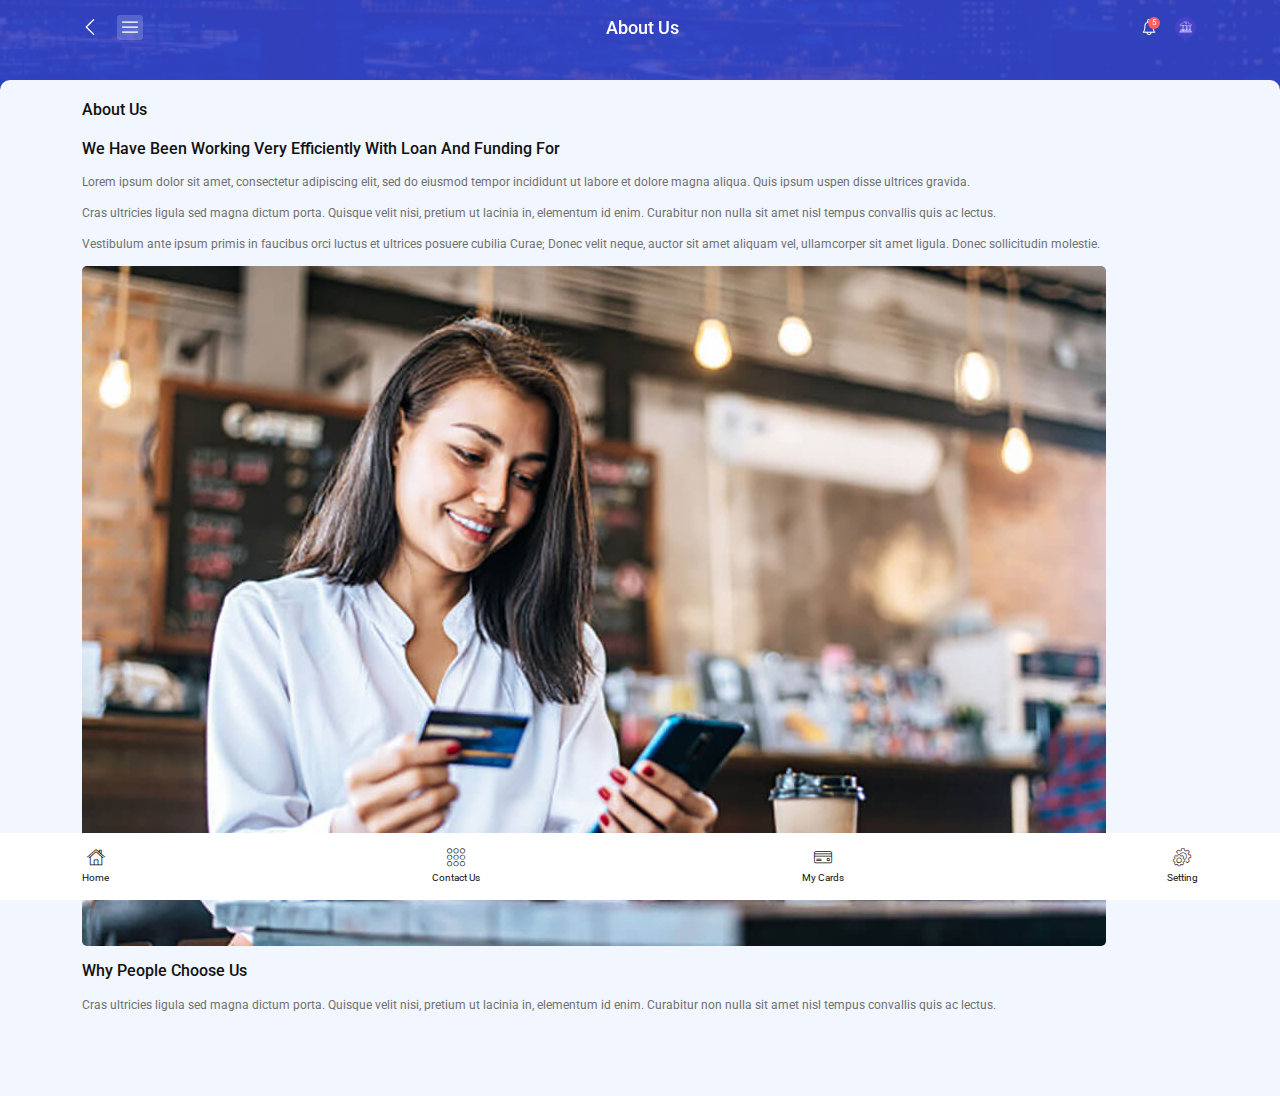
<file: about-us.html>
<!DOCTYPE html>
<html lang="zxx">
    
<!-- Mirrored from templates.envytheme.com/oban/default/about-us.html by HTTrack Website Copier/3.x [XR&CO'2014], Thu, 06 Jul 2023 21:21:27 GMT -->
<head>
        <meta charset="utf-8">
        <meta name="description" content="Oban">
        <meta name="keywords" content="HTML,CSS,JavaScript">
        <meta name="author" content="HiBootstrap">
        <meta name="viewport" content="width=device-width, initial-scale=1, shrink-to-fit=no">
        <meta http-equiv="X-UA-Compatible" content="IE=Edge" />
        <title>Oban - Online Banking & Wallet Mobile HTML Template</title>
        <link rel="icon" href="assets/images/favicon.png" type="image/png" sizes="16x16">

        <!-- bootstrap css -->
        <link rel="stylesheet" href="assets/css/bootstrap.min.css" type="text/css" media="all" />
        <!-- animate css -->
        <link rel="stylesheet" href="assets/css/animate.min.css" type="text/css" media="all" />
        <!-- owl carousel css -->
        <link rel="stylesheet" href="assets/css/owl.carousel.min.css"  type="text/css" media="all" />
        <link rel="stylesheet" href="assets/css/owl.theme.default.min.css"  type="text/css" media="all" />
        <!-- boxicons css -->
        <link rel='stylesheet' href='assets/css/icofont.min.css' type="text/css" media="all" />
        <!-- flaticon css -->
        <link rel='stylesheet' href='assets/css/flaticon.css' type="text/css" media="all" />
        <!-- style css -->
        <link rel="stylesheet" href="assets/css/style.css" type="text/css" media="all" />
        <!-- responsive css -->
        <link rel="stylesheet" href="assets/css/responsive.css" type="text/css" media="all" />
        <!--[if IE]>
            <script src="http://html5shiv.googlecode.com/svn/trunk/html5.js"></script>
        <![endif]-->
    </head>

    <body>
        <!-- Preloader -->
        <div class="preloader">
            <div class="preloader-wrapper">
                <div class="preloader-content">
                    <img src="assets/images/preloader-logo.png" alt="logo">
                    <h3>Online Banking</h3>
                </div>
            </div>
        </div>
        <!-- Preloader -->

        <!-- Header-bg -->
        <div class="header-bg header-bg-1"></div>
        <!-- Header-bg -->

        <!-- Appbar -->
        <div class="fixed-top">
            <div class="appbar-area sticky-black">
                <div class="container">
                    <div class="appbar-container">
                        <div class="appbar-item appbar-actions">
                            <div class="appbar-action-item">
                                <a href="#" class="back-page"><i class="flaticon-left-arrow"></i></a>
                            </div>
                            <div class="appbar-action-item">
                                <a href="#" class="appbar-action-bar" data-bs-toggle="modal" data-bs-target="#sidebarDrawer"><i class="flaticon-menu"></i></a>
                            </div>
                        </div>
                        <div class="appbar-item appbar-page-title">
                            <h3>About Us</h3>
                        </div>
                        <div class="appbar-item appbar-options">
                            <div class="appbar-option-item appbar-option-notification">
                                <a href="notifications.html"><i class="flaticon-bell"></i></a>
                                <span class="option-badge">5</span>
                            </div>
                            <div class="appbar-option-item appbar-option-profile">
                                <a href="settings.html"><img src="assets/images/profile.jpg" alt="profile"></a>
                            </div>
                        </div>
                    </div>
                </div>
            </div>
        </div>
        <!-- Appbar -->

        <!-- Body-content -->
        <div class="body-content">
            <div class="container">
                <!-- Page-header -->
                <div class="page-header">
                    <div class="page-header-title page-header-item">
                        <h3>About Us</h3>
                    </div>
                </div>
                <!-- Page-header -->

                <!-- About-section -->
                <div class="about-section pb-15">
                    <div class="text-details">
                        <h3>We Have Been Working Very Efficiently With Loan And Funding For</h3>
                        <p>Lorem ipsum dolor sit amet, consectetur adipiscing elit, sed do eiusmod tempor incididunt ut labore et dolore magna aliqua. Quis ipsum uspen disse ultrices gravida.</p>
                        <p>Cras ultricies ligula sed magna dictum porta. Quisque velit nisi, pretium ut lacinia in, elementum id enim. Curabitur non nulla sit amet nisl tempus convallis quis ac lectus.</p>
                        <p>Vestibulum ante ipsum primis in faucibus orci luctus et ultrices posuere cubilia Curae; Donec velit neque, auctor sit amet aliquam vel, ullamcorper sit amet ligula. Donec sollicitudin molestie.</p>
                        <img src="assets/images/about-us.jpg" alt="about">
                        <h3>Why People Choose Us</h3>
                        <p>Cras ultricies ligula sed magna dictum porta. Quisque velit nisi, pretium ut lacinia in, elementum id enim. Curabitur non nulla sit amet nisl tempus convallis quis ac lectus.</p>
                    </div>
                </div>
                <!-- About-section -->
            </div>
        </div>
        <!-- Body-content -->
        
        <!-- Navbar -->
        <div class="app-navbar">
            <div class="container">
                <div class="navbar-content ">
                    <div class="navbar-content-item">
                        <a href="home.html">
                            <i class="flaticon-house"></i>
                            Home
                        </a>
                    </div>
                    <div class="navbar-content-item">
                        <a href="contact-us.html">
                            <i class="flaticon-menu-1"></i>
                            Contact Us
                        </a>
                    </div>
                    <div class="navbar-content-item">
                        <a href="my-cards.html">
                            <i class="flaticon-credit-card"></i>
                            My Cards
                        </a>
                    </div>
                    <div class="navbar-content-item">
                        <a href="settings.html">
                            <i class="flaticon-settings"></i>
                            Setting
                        </a>
                    </div>
                </div>
            </div>
        </div>
        <!-- Navbar -->

        <!-- Menu-modal -->
        <div class="modal fade" id="sidebarDrawer" tabindex="-1" aria-labelledby="sidebarDrawer" aria-hidden="true">
            <div class="modal-dialog side-modal-dialog">
                <div class="modal-content">
                    <div class="modal-header sidebar-modal-header">
                    <div class="modal-body">
                        <div class="sidebar-nav">
                            <div class="sidebar-nav-item">
                                <h3>Alipay Menu</h3>
                                <ul class="sidebar-nav-list">
                                    <li><a href="settings.html"><i class="flaticon-settings"></i> Settings</a></li>
                                    <li><a href="contact-us.html"><i class="flaticon-call-center-agent"></i> Contact Us</a></li>
                                    <li><a href="index.html"><i class="flaticon-logout"></i> Logout</a></li>
                                </ul>
                            </div>
                        </div>
                    </div>
                </div>
            </div>
        </div>
        <!-- Menu-modal -->

        <!-- Scroll-top -->
        <div class="scroll-top" id="scrolltop">
            <div class="scroll-top-inner">
                <i class="icofont-long-arrow-up"></i>
            </div>
        </div>
        <!-- Scroll-top -->


        <!-- essential js -->
        <script src="assets/js/jquery-3.5.1.min.js"></script>
        <script src="assets/js/bootstrap.bundle.min.js"></script>
        <!-- owl carousel js -->
        <script src="assets/js/owl.carousel.min.js"></script>
        <!-- form ajazchimp js -->
        <script src="assets/js/jquery.ajaxchimp.min.js"></script>
        <!-- form validator js  -->
        <script src="assets/js/form-validator.min.js"></script>
        <!-- contact form js -->
        <script src="assets/js/contact-form-script.js"></script>
        <!-- main js -->
        <script src="assets/js/script.js"></script>
    </body>

<!-- Mirrored from templates.envytheme.com/oban/default/about-us.html by HTTrack Website Copier/3.x [XR&CO'2014], Thu, 06 Jul 2023 21:21:30 GMT -->
</html>
</file>
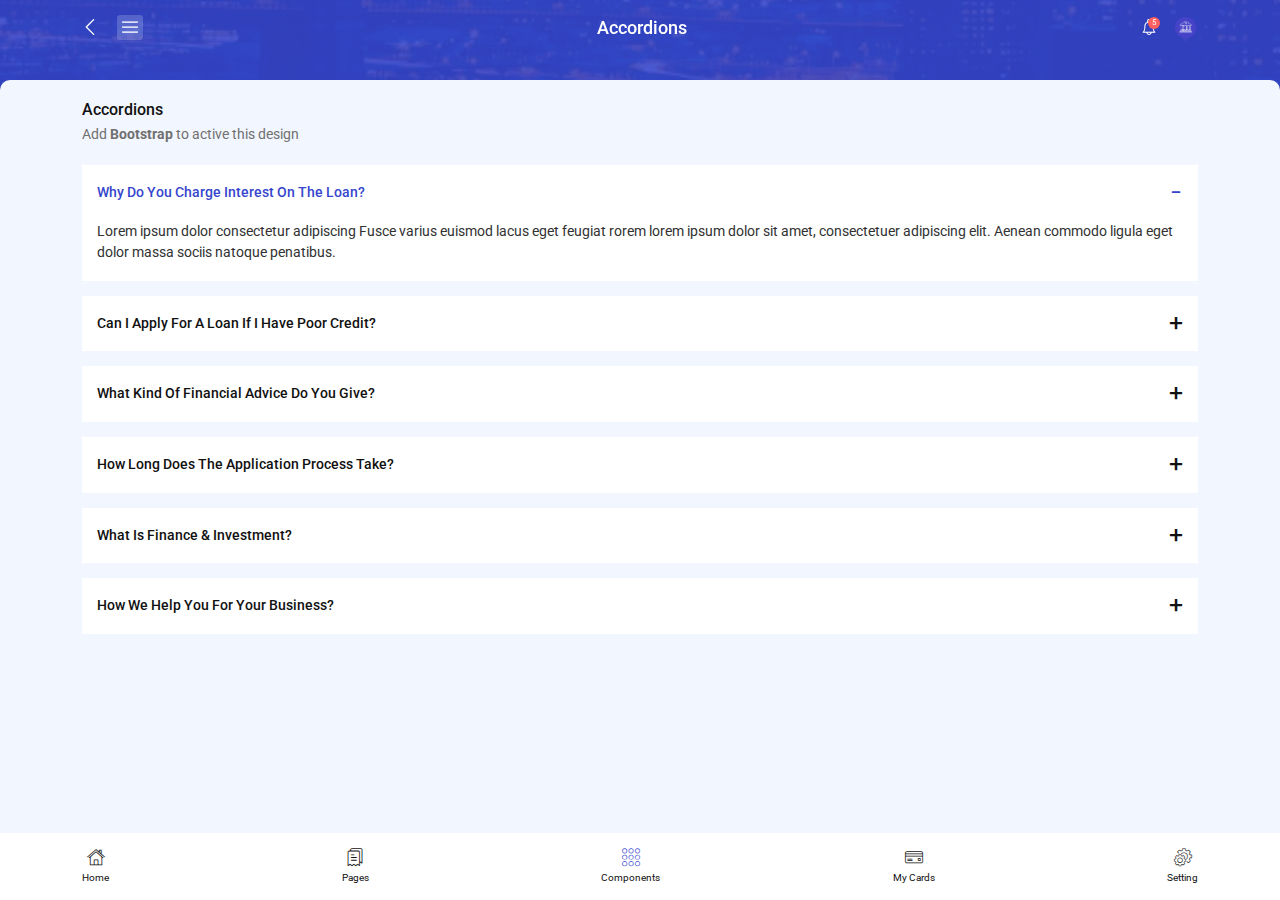
<file: accordions.html>
<!DOCTYPE html>
<html lang="zxx">
    
<!-- Mirrored from templates.envytheme.com/oban/default/accordions.html by HTTrack Website Copier/3.x [XR&CO'2014], Thu, 06 Jul 2023 21:21:33 GMT -->
<head>
        <meta charset="utf-8">
        <meta name="description" content="Oban">
        <meta name="keywords" content="HTML,CSS,JavaScript">
        <meta name="author" content="HiBootstrap">
        <meta name="viewport" content="width=device-width, initial-scale=1, shrink-to-fit=no">
        <meta http-equiv="X-UA-Compatible" content="IE=Edge" />
        <title>Oban - Online Banking & Wallet Mobile HTML Template</title>
        <link rel="icon" href="assets/images/favicon.png" type="image/png" sizes="16x16">

        <!-- bootstrap css -->
        <link rel="stylesheet" href="assets/css/bootstrap.min.css" type="text/css" media="all" />
        <!-- animate css -->
        <link rel="stylesheet" href="assets/css/animate.min.css" type="text/css" media="all" />
        <!-- owl carousel css -->
        <link rel="stylesheet" href="assets/css/owl.carousel.min.css"  type="text/css" media="all" />
        <link rel="stylesheet" href="assets/css/owl.theme.default.min.css"  type="text/css" media="all" />
        <!-- boxicons css -->
        <link rel='stylesheet' href='assets/css/icofont.min.css' type="text/css" media="all" />
        <!-- flaticon css -->
        <link rel='stylesheet' href='assets/css/flaticon.css' type="text/css" media="all" />
        <!-- style css -->
        <link rel="stylesheet" href="assets/css/style.css" type="text/css" media="all" />
        <!-- responsive css -->
        <link rel="stylesheet" href="assets/css/responsive.css" type="text/css" media="all" />
        <!--[if IE]>
            <script src="http://html5shiv.googlecode.com/svn/trunk/html5.js"></script>
        <![endif]-->
    </head>

    <body>
        <!-- Preloader -->
        <div class="preloader">
            <div class="preloader-wrapper">
                <div class="preloader-content">
                    <img src="assets/images/preloader-logo.png" alt="logo">
                    <h3>Online Banking</h3>
                </div>
            </div>
        </div>
        <!-- Preloader -->

        <!-- Header-bg -->
        <div class="header-bg header-bg-1"></div>
        <!-- Header-bg -->

        <!-- Appbar -->
        <div class="fixed-top">
            <div class="appbar-area sticky-black">
                <div class="container">
                    <div class="appbar-container">
                        <div class="appbar-item appbar-actions">
                            <div class="appbar-action-item">
                                <a href="#" class="back-page"><i class="flaticon-left-arrow"></i></a>
                            </div>
                            <div class="appbar-action-item">
                                <a href="#" class="appbar-action-bar" data-bs-toggle="modal" data-bs-target="#sidebarDrawer"><i class="flaticon-menu"></i></a>
                            </div>
                        </div>
                        <div class="appbar-item appbar-page-title">
                            <h3>Accordions</h3>
                        </div>
                        <div class="appbar-item appbar-options">
                            <div class="appbar-option-item appbar-option-notification">
                                <a href="notifications.html"><i class="flaticon-bell"></i></a>
                                <span class="option-badge">5</span>
                            </div>
                            <div class="appbar-option-item appbar-option-profile">
                                <a href="settings.html"><img src="assets/images/profile.jpg" alt="profile"></a>
                            </div>
                        </div>
                    </div>
                </div>
            </div>
        </div>
        <!-- Appbar -->

        <!-- Body-content -->
        <div class="body-content">
            <div class="container">
                <!-- Page-header -->
                <div class="page-header">
                    <div class="page-header-title page-header-item">
                        <h3>Accordions</h3>
                        <p>Add <strong>Bootstrap</strong> to active this design</p>
                    </div>
                </div>
                <!-- Page-header -->

                <!-- Accordion-section -->
                <div class="accordion-section pb-15">
                    <div class="accordion" id="accordionParent">
                        <div class="accordion-item">
                            <h2 class="accordion-header" id="headingOne">
                                <button class="accordion-button" type="button" data-bs-toggle="collapse" data-bs-target="#collapseOne" aria-expanded="true" aria-controls="collapseOne">Why Do You Charge Interest On The Loan?</button>
                            </h2>
                            <div id="collapseOne" class="accordion-collapse collapse show" aria-labelledby="headingOne" data-bs-parent="#accordionParent">
                                <div class="accordion-body">Lorem ipsum dolor consectetur adipiscing Fusce varius euismod lacus eget feugiat rorem lorem 
                                    ipsum dolor sit amet, consectetuer adipiscing elit. Aenean commodo ligula eget dolor massa sociis natoque penatibus.</div>
                            </div>
                        </div>
                        <div class="accordion-item">
                            <h2 class="accordion-header" id="headingTwo">
                                <button class="accordion-button collapsed" type="button" data-bs-toggle="collapse" data-bs-target="#collapseTwo" aria-expanded="true" aria-controls="collapseTwo">Can I Apply For A Loan If I Have Poor Credit?</button>
                            </h2>
                            <div id="collapseTwo" class="accordion-collapse collapse" aria-labelledby="headingTwo" data-bs-parent="#accordionParent">
                                <div class="accordion-body">Lorem ipsum dolor consectetur adipiscing Fusce varius euismod lacus eget feugiat rorem lorem 
                                    ipsum dolor sit amet, consectetuer adipiscing elit. Aenean commodo ligula eget dolor massa sociis natoque penatibus.</div>
                            </div>
                        </div>
                        <div class="accordion-item">
                            <h2 class="accordion-header" id="headingThree">
                                <button class="accordion-button collapsed" type="button" data-bs-toggle="collapse" data-bs-target="#collapseThree" aria-expanded="true" aria-controls="collapseThree">What Kind Of Financial Advice Do You Give?</button>
                            </h2>
                            <div id="collapseThree" class="accordion-collapse collapse" aria-labelledby="headingThree" data-bs-parent="#accordionParent">
                                <div class="accordion-body">Lorem ipsum dolor consectetur adipiscing Fusce varius euismod lacus eget feugiat rorem lorem 
                                    ipsum dolor sit amet, consectetuer adipiscing elit. Aenean commodo ligula eget dolor massa sociis natoque penatibus.</div>
                            </div>
                        </div>
                        <div class="accordion-item">
                            <h2 class="accordion-header" id="headingFour">
                                <button class="accordion-button collapsed" type="button" data-bs-toggle="collapse" data-bs-target="#collapseFour" aria-expanded="true" aria-controls="collapseFour">How Long Does The Application Process Take?</button>
                            </h2>
                            <div id="collapseFour" class="accordion-collapse collapse" aria-labelledby="headingFour" data-bs-parent="#accordionParent">
                                <div class="accordion-body">Lorem ipsum dolor consectetur adipiscing Fusce varius euismod lacus eget feugiat rorem lorem 
                                    ipsum dolor sit amet, consectetuer adipiscing elit. Aenean commodo ligula eget dolor massa sociis natoque penatibus.</div>
                            </div>
                        </div>
                        <div class="accordion-item">
                            <h2 class="accordion-header" id="headingFive">
                                <button class="accordion-button collapsed" type="button" data-bs-toggle="collapse" data-bs-target="#collapseFive" aria-expanded="true" aria-controls="collapseFive">What Is Finance & Investment?</button>
                            </h2>
                            <div id="collapseFive" class="accordion-collapse collapse" aria-labelledby="headingFive" data-bs-parent="#accordionParent">
                                <div class="accordion-body">Lorem ipsum dolor consectetur adipiscing Fusce varius euismod lacus eget feugiat rorem lorem 
                                    ipsum dolor sit amet, consectetuer adipiscing elit. Aenean commodo ligula eget dolor massa sociis natoque penatibus.</div>
                            </div>
                        </div>
                        <div class="accordion-item">
                            <h2 class="accordion-header" id="headingSix">
                                <button class="accordion-button collapsed" type="button" data-bs-toggle="collapse" data-bs-target="#collapseSix" aria-expanded="true" aria-controls="collapseSix">How We Help You For Your Business?</button>
                            </h2>
                            <div id="collapseSix" class="accordion-collapse collapse" aria-labelledby="headingSix" data-bs-parent="#accordionParent">
                                <div class="accordion-body">Lorem ipsum dolor consectetur adipiscing Fusce varius euismod lacus eget feugiat rorem lorem 
                                    ipsum dolor sit amet, consectetuer adipiscing elit. Aenean commodo ligula eget dolor massa sociis natoque penatibus.</div>
                            </div>
                        </div>
                    </div>
                </div>
                <!-- Accordion-section -->
            </div>
        </div>
        <!-- Body-content -->

        <!-- Navbar -->
        <div class="app-navbar">
            <div class="container">
                <div class="navbar-content ">
                    <div class="navbar-content-item">
                        <a href="index-2.html">
                            <i class="flaticon-house"></i>
                            Home
                        </a>
                    </div>
                    <div class="navbar-content-item">
                        <a href="pages.html">
                            <i class="flaticon-invoice"></i>
                            Pages
                        </a>
                    </div>
                    <div class="navbar-content-item">
                        <a href="components.html" class="active">
                            <i class="flaticon-menu-1"></i>
                            Components
                        </a>
                    </div>
                    <div class="navbar-content-item">
                        <a href="my-cards.html">
                            <i class="flaticon-credit-card"></i>
                            My Cards
                        </a>
                    </div>
                    <div class="navbar-content-item">
                        <a href="settings.html">
                            <i class="flaticon-settings"></i>
                            Setting
                        </a>
                    </div>
                </div>
            </div>
        </div>
        <!-- Navbar -->

        <!-- Menu-modal -->
        <div class="modal fade" id="sidebarDrawer" tabindex="-1" aria-labelledby="sidebarDrawer" aria-hidden="true">
            <div class="modal-dialog side-modal-dialog">
                <div class="modal-content">
                    <div class="modal-header sidebar-modal-header">
                        <div class="sidebar-profile-info">
                            <div class="sidebar-profile-thumb">
                                <img src="assets/images/profile.jpg" alt="profile">
                            </div>
                            <div class="sidebar-profile-text">
                                <h3>Brenda Davis</h3>
                                <p><a href="tel:1545-8880">1545 8880</a></p>
                            </div>
                        </div>
                        <button type="button" class="btn-close" data-bs-dismiss="modal" aria-label="Close"></button>
                    </div>
                    <div class="sidebar-profile-wallet">
                        <div class="add-card-info">
                            <p>Your Wallet</p>
                            <h3>$1,450.50</h3>
                        </div>
                    </div>
                    <div class="modal-body">
                        <div class="sidebar-nav">
                            <div class="sidebar-nav-item">
                                <h3>Oban Menu</h3>
                                <ul class="sidebar-nav-list">
                                    <li><a href="index-2.html"><i class="flaticon-house"></i> Home</a></li>
                                    <li><a href="pages.html"><i class="flaticon-invoice"></i> Pages</a></li>
                                    <li><a href="components.html" class="active"><i class="flaticon-menu-1"></i> Components</a></li>
                                    <li><a href="my-cards.html"><i class="flaticon-credit-card"></i> My Cards</a></li>
                                    <li><a href="settings.html"><i class="flaticon-settings"></i> Settings</a></li>
                                    <li><a href="contact-us.html"><i class="flaticon-call-center-agent"></i> Contact Us</a></li>
                                    <li><a href="#"><i class="flaticon-logout"></i> Logout</a></li>
                                </ul>
                            </div>
                        </div>
                    </div>
                </div>
            </div>
        </div>
        <!-- Menu-modal -->

        <!-- Scroll-top -->
        <div class="scroll-top" id="scrolltop">
            <div class="scroll-top-inner">
                <i class="icofont-long-arrow-up"></i>
            </div>
        </div>
        <!-- Scroll-top -->


        <!-- essential js -->
        <script src="assets/js/jquery-3.5.1.min.js"></script>
        <script src="assets/js/bootstrap.bundle.min.js"></script>
        <!-- owl carousel js -->
        <script src="assets/js/owl.carousel.min.js"></script>
        <!-- form ajazchimp js -->
        <script src="assets/js/jquery.ajaxchimp.min.js"></script>
        <!-- form validator js  -->
        <script src="assets/js/form-validator.min.js"></script>
        <!-- contact form js -->
        <script src="assets/js/contact-form-script.js"></script>
        <!-- main js -->
        <script src="assets/js/script.js"></script>
    </body>

<!-- Mirrored from templates.envytheme.com/oban/default/accordions.html by HTTrack Website Copier/3.x [XR&CO'2014], Thu, 06 Jul 2023 21:21:33 GMT -->
</html>
</file>
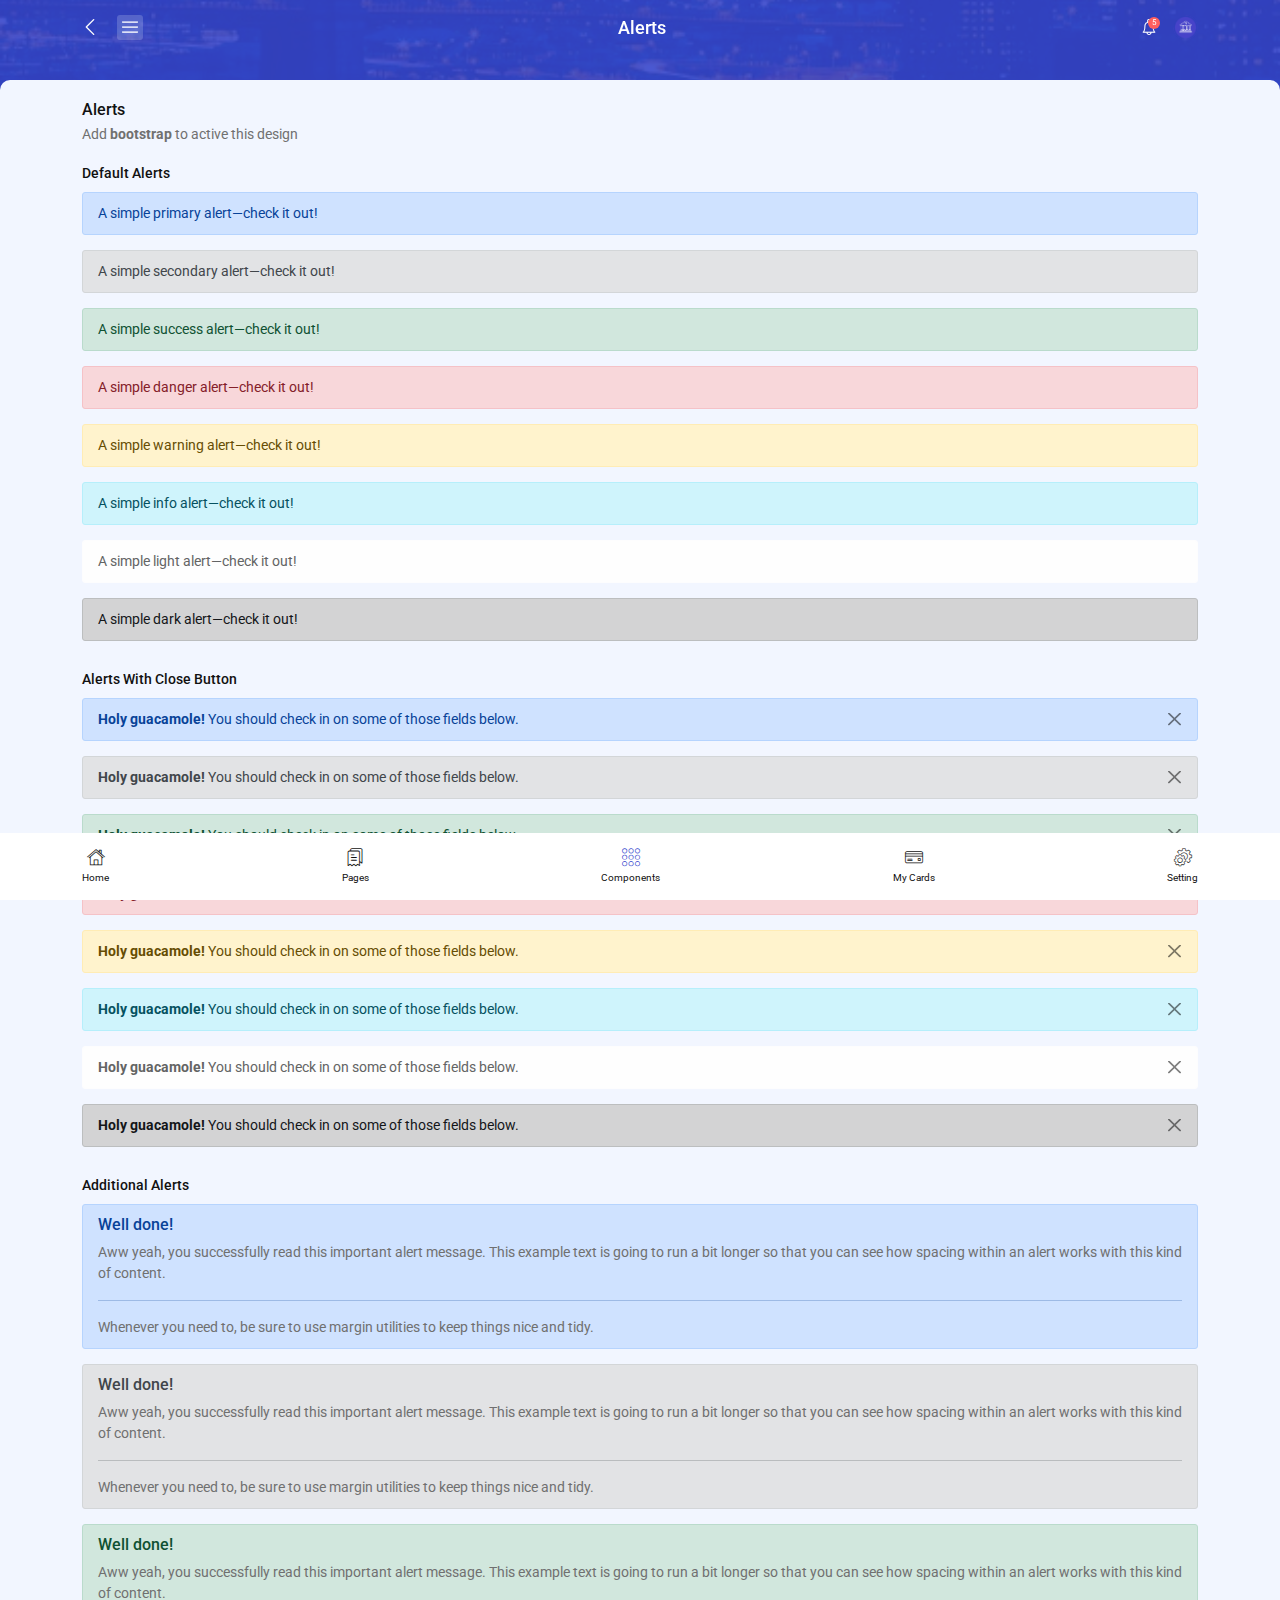
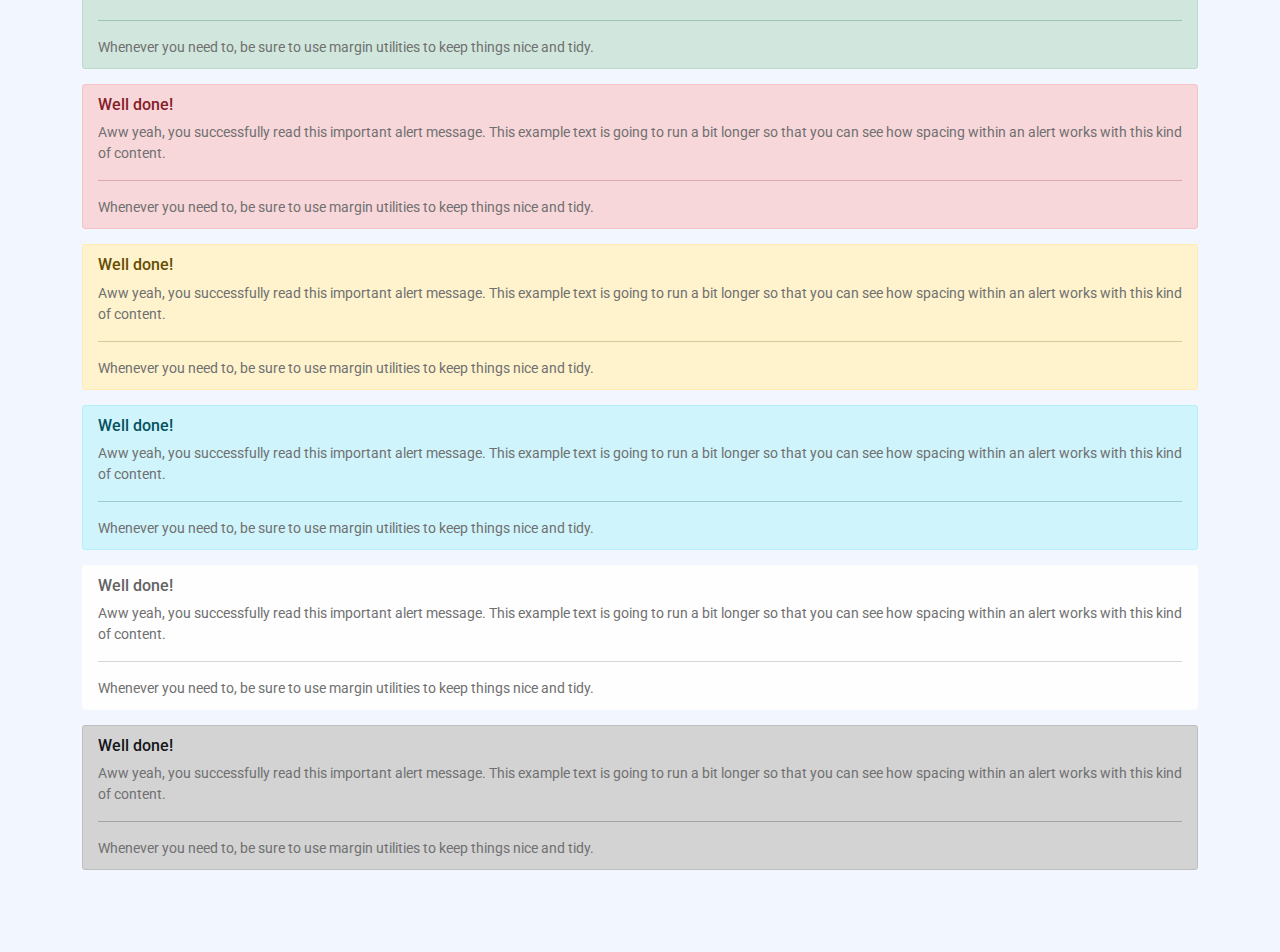
<file: alerts.html>
<!DOCTYPE html>
<html lang="zxx">
    
<!-- Mirrored from templates.envytheme.com/oban/default/alerts.html by HTTrack Website Copier/3.x [XR&CO'2014], Thu, 06 Jul 2023 21:21:33 GMT -->
<head>
        <meta charset="utf-8">
        <meta name="description" content="Oban">
        <meta name="keywords" content="HTML,CSS,JavaScript">
        <meta name="author" content="HiBootstrap">
        <meta name="viewport" content="width=device-width, initial-scale=1, shrink-to-fit=no">
        <meta http-equiv="X-UA-Compatible" content="IE=Edge" />
        <title>Oban - Online Banking & Wallet Mobile HTML Template</title>
        <link rel="icon" href="assets/images/favicon.png" type="image/png" sizes="16x16">

        <!-- bootstrap css -->
        <link rel="stylesheet" href="assets/css/bootstrap.min.css" type="text/css" media="all" />
        <!-- animate css -->
        <link rel="stylesheet" href="assets/css/animate.min.css" type="text/css" media="all" />
        <!-- owl carousel css -->
        <link rel="stylesheet" href="assets/css/owl.carousel.min.css"  type="text/css" media="all" />
        <link rel="stylesheet" href="assets/css/owl.theme.default.min.css"  type="text/css" media="all" />
        <!-- boxicons css -->
        <link rel='stylesheet' href='assets/css/icofont.min.css' type="text/css" media="all" />
        <!-- flaticon css -->
        <link rel='stylesheet' href='assets/css/flaticon.css' type="text/css" media="all" />
        <!-- style css -->
        <link rel="stylesheet" href="assets/css/style.css" type="text/css" media="all" />
        <!-- responsive css -->
        <link rel="stylesheet" href="assets/css/responsive.css" type="text/css" media="all" />
        <!--[if IE]>
            <script src="http://html5shiv.googlecode.com/svn/trunk/html5.js"></script>
        <![endif]-->
    </head>

    <body>
        <!-- Preloader -->
        <div class="preloader">
            <div class="preloader-wrapper">
                <div class="preloader-content">
                    <img src="assets/images/preloader-logo.png" alt="logo">
                    <h3>Online Banking</h3>
                </div>
            </div>
        </div>
        <!-- Preloader -->

        <!-- Header-bg -->
        <div class="header-bg header-bg-1"></div>
        <!-- Header-bg -->

        <!-- Appbar -->
        <div class="fixed-top">
            <div class="appbar-area sticky-black">
                <div class="container">
                    <div class="appbar-container">
                        <div class="appbar-item appbar-actions">
                            <div class="appbar-action-item">
                                <a href="#" class="back-page"><i class="flaticon-left-arrow"></i></a>
                            </div>
                            <div class="appbar-action-item">
                                <a href="#" class="appbar-action-bar" data-bs-toggle="modal" data-bs-target="#sidebarDrawer"><i class="flaticon-menu"></i></a>
                            </div>
                        </div>
                        <div class="appbar-item appbar-page-title">
                            <h3>Alerts</h3>
                        </div>
                        <div class="appbar-item appbar-options">
                            <div class="appbar-option-item appbar-option-notification">
                                <a href="notifications.html"><i class="flaticon-bell"></i></a>
                                <span class="option-badge">5</span>
                            </div>
                            <div class="appbar-option-item appbar-option-profile">
                                <a href="settings.html"><img src="assets/images/profile.jpg" alt="profile"></a>
                            </div>
                        </div>
                    </div>
                </div>
            </div>
        </div>
        <!-- Appbar -->

        <!-- Body-content -->
        <div class="body-content">
            <div class="container">
                <!-- Page-header -->
                <div class="page-header">
                    <div class="page-header-title page-header-item">
                        <h3>Alerts</h3>
                        <p>Add <strong>bootstrap</strong> to active this design</p>
                    </div>
                </div>
                <!-- Page-header -->

                <!-- Alert-section -->
                <div class="alert-section">
                    <div class="row mb-15">
                        <div class="col">
                            <h3 class="block-text mb-10">Default Alerts</h3>
                            <div class="alert alert-primary" role="alert">
                                A simple primary alert—check it out!
                            </div>
                            <div class="alert alert-secondary" role="alert">
                                A simple secondary alert—check it out!
                            </div>
                            <div class="alert alert-success" role="alert">
                                A simple success alert—check it out!
                            </div>
                            <div class="alert alert-danger" role="alert">
                                A simple danger alert—check it out!
                            </div>
                            <div class="alert alert-warning" role="alert">
                                A simple warning alert—check it out!
                            </div>
                            <div class="alert alert-info" role="alert">
                                A simple info alert—check it out!
                            </div>
                            <div class="alert alert-light" role="alert">
                                A simple light alert—check it out!
                            </div>
                            <div class="alert alert-dark" role="alert">
                                A simple dark alert—check it out!
                            </div>
                        </div>
                    </div>
                    <div class="row mb-15">
                        <div class="col">
                            <h3 class="block-text mb-10">Alerts With Close Button</h3>
                            <div class="alert alert-primary alert-dismissible fade show" role="alert">
                                <strong>Holy guacamole!</strong> You should check in on some of those fields below.
                                <button type="button" class="btn-close" data-bs-dismiss="alert" aria-label="Close"></button>
                            </div>
                            <div class="alert alert-secondary alert-dismissible fade show" role="alert">
                                <strong>Holy guacamole!</strong> You should check in on some of those fields below.
                                <button type="button" class="btn-close" data-bs-dismiss="alert" aria-label="Close"></button>
                            </div>
                            <div class="alert alert-success alert-dismissible fade show" role="alert">
                                <strong>Holy guacamole!</strong> You should check in on some of those fields below.
                                <button type="button" class="btn-close" data-bs-dismiss="alert" aria-label="Close"></button>
                            </div>
                            <div class="alert alert-danger alert-dismissible fade show" role="alert">
                                <strong>Holy guacamole!</strong> You should check in on some of those fields below.
                                <button type="button" class="btn-close" data-bs-dismiss="alert" aria-label="Close"></button>
                            </div>
                            <div class="alert alert-warning alert-dismissible fade show" role="alert">
                                <strong>Holy guacamole!</strong> You should check in on some of those fields below.
                                <button type="button" class="btn-close" data-bs-dismiss="alert" aria-label="Close"></button>
                            </div>
                            <div class="alert alert-info alert-dismissible fade show" role="alert">
                                <strong>Holy guacamole!</strong> You should check in on some of those fields below.
                                <button type="button" class="btn-close" data-bs-dismiss="alert" aria-label="Close"></button>
                            </div>
                            <div class="alert alert-light alert-dismissible fade show" role="alert">
                                <strong>Holy guacamole!</strong> You should check in on some of those fields below.
                                <button type="button" class="btn-close" data-bs-dismiss="alert" aria-label="Close"></button>
                            </div>
                            <div class="alert alert-dark alert-dismissible fade show" role="alert">
                                <strong>Holy guacamole!</strong> You should check in on some of those fields below.
                                <button type="button" class="btn-close" data-bs-dismiss="alert" aria-label="Close"></button>
                            </div>
                        </div>
                    </div>
                    <div class="row">
                        <div class="col">
                            <h3 class="block-text mb-10">Additional Alerts</h3>
                            <div class="alert alert-primary" role="alert">
                                <h4 class="alert-heading">Well done!</h4>
                                <p>Aww yeah, you successfully read this important alert message. This example text is going to run a bit longer so that you can see how spacing within an alert works with this kind of content.</p>
                                <hr>
                                <p class="mb-0">Whenever you need to, be sure to use margin utilities to keep things nice and tidy.</p>
                            </div>
                            <div class="alert alert-secondary" role="alert">
                                <h4 class="alert-heading">Well done!</h4>
                                <p>Aww yeah, you successfully read this important alert message. This example text is going to run a bit longer so that you can see how spacing within an alert works with this kind of content.</p>
                                <hr>
                                <p class="mb-0">Whenever you need to, be sure to use margin utilities to keep things nice and tidy.</p>
                            </div>
                            <div class="alert alert-success" role="alert">
                                <h4 class="alert-heading">Well done!</h4>
                                <p>Aww yeah, you successfully read this important alert message. This example text is going to run a bit longer so that you can see how spacing within an alert works with this kind of content.</p>
                                <hr>
                                <p class="mb-0">Whenever you need to, be sure to use margin utilities to keep things nice and tidy.</p>
                            </div>
                            <div class="alert alert-danger" role="alert">
                                <h4 class="alert-heading">Well done!</h4>
                                <p>Aww yeah, you successfully read this important alert message. This example text is going to run a bit longer so that you can see how spacing within an alert works with this kind of content.</p>
                                <hr>
                                <p class="mb-0">Whenever you need to, be sure to use margin utilities to keep things nice and tidy.</p>
                            </div>
                            <div class="alert alert-warning" role="alert">
                                <h4 class="alert-heading">Well done!</h4>
                                <p>Aww yeah, you successfully read this important alert message. This example text is going to run a bit longer so that you can see how spacing within an alert works with this kind of content.</p>
                                <hr>
                                <p class="mb-0">Whenever you need to, be sure to use margin utilities to keep things nice and tidy.</p>
                            </div>
                            <div class="alert alert-info" role="alert">
                                <h4 class="alert-heading">Well done!</h4>
                                <p>Aww yeah, you successfully read this important alert message. This example text is going to run a bit longer so that you can see how spacing within an alert works with this kind of content.</p>
                                <hr>
                                <p class="mb-0">Whenever you need to, be sure to use margin utilities to keep things nice and tidy.</p>
                            </div>
                            <div class="alert alert-light" role="alert">
                                <h4 class="alert-heading">Well done!</h4>
                                <p>Aww yeah, you successfully read this important alert message. This example text is going to run a bit longer so that you can see how spacing within an alert works with this kind of content.</p>
                                <hr>
                                <p class="mb-0">Whenever you need to, be sure to use margin utilities to keep things nice and tidy.</p>
                            </div>
                            <div class="alert alert-dark" role="alert">
                                <h4 class="alert-heading">Well done!</h4>
                                <p>Aww yeah, you successfully read this important alert message. This example text is going to run a bit longer so that you can see how spacing within an alert works with this kind of content.</p>
                                <hr>
                                <p class="mb-0">Whenever you need to, be sure to use margin utilities to keep things nice and tidy.</p>
                            </div>
                        </div>
                    </div>
                </div>
                <!-- Alert-section -->
            </div>
        </div>
        <!-- Body-content -->

        <!-- Navbar -->
        <div class="app-navbar">
            <div class="container">
                <div class="navbar-content ">
                    <div class="navbar-content-item">
                        <a href="index-2.html">
                            <i class="flaticon-house"></i>
                            Home
                        </a>
                    </div>
                    <div class="navbar-content-item">
                        <a href="pages.html">
                            <i class="flaticon-invoice"></i>
                            Pages
                        </a>
                    </div>
                    <div class="navbar-content-item">
                        <a href="components.html" class="active">
                            <i class="flaticon-menu-1"></i>
                            Components
                        </a>
                    </div>
                    <div class="navbar-content-item">
                        <a href="my-cards.html">
                            <i class="flaticon-credit-card"></i>
                            My Cards
                        </a>
                    </div>
                    <div class="navbar-content-item">
                        <a href="settings.html">
                            <i class="flaticon-settings"></i>
                            Setting
                        </a>
                    </div>
                </div>
            </div>
        </div>
        <!-- Navbar -->

        <!-- Menu-modal -->
        <div class="modal fade" id="sidebarDrawer" tabindex="-1" aria-labelledby="sidebarDrawer" aria-hidden="true">
            <div class="modal-dialog side-modal-dialog">
                <div class="modal-content">
                    <div class="modal-header sidebar-modal-header">
                        <div class="sidebar-profile-info">
                            <div class="sidebar-profile-thumb">
                                <img src="assets/images/profile.jpg" alt="profile">
                            </div>
                            <div class="sidebar-profile-text">
                                <h3>Brenda Davis</h3>
                                <p><a href="tel:1545-8880">1545 8880</a></p>
                            </div>
                        </div>
                        <button type="button" class="btn-close" data-bs-dismiss="modal" aria-label="Close"></button>
                    </div>
                    <div class="sidebar-profile-wallet">
                        <div class="add-card-info">
                            <p>Your Wallet</p>
                            <h3>$1,450.50</h3>
                        </div>
                    </div>
                    <div class="modal-body">
                        <div class="sidebar-nav">
                            <div class="sidebar-nav-item">
                                <h3>Oban Menu</h3>
                                <ul class="sidebar-nav-list">
                                    <li><a href="index-2.html"><i class="flaticon-house"></i> Home</a></li>
                                    <li><a href="pages.html"><i class="flaticon-invoice"></i> Pages</a></li>
                                    <li><a href="components.html" class="active"><i class="flaticon-menu-1"></i> Components</a></li>
                                    <li><a href="my-cards.html"><i class="flaticon-credit-card"></i> My Cards</a></li>
                                    <li><a href="settings.html"><i class="flaticon-settings"></i> Settings</a></li>
                                    <li><a href="contact-us.html"><i class="flaticon-call-center-agent"></i> Contact Us</a></li>
                                    <li><a href="#"><i class="flaticon-logout"></i> Logout</a></li>
                                </ul>
                            </div>
                        </div>
                    </div>
                </div>
            </div>
        </div>
        <!-- Menu-modal -->

        <!-- Scroll-top -->
        <div class="scroll-top" id="scrolltop">
            <div class="scroll-top-inner">
                <i class="icofont-long-arrow-up"></i>
            </div>
        </div>
        <!-- Scroll-top -->


        <!-- essential js -->
        <script src="assets/js/jquery-3.5.1.min.js"></script>
        <script src="assets/js/bootstrap.bundle.min.js"></script>
        <!-- owl carousel js -->
        <script src="assets/js/owl.carousel.min.js"></script>
        <!-- form ajazchimp js -->
        <script src="assets/js/jquery.ajaxchimp.min.js"></script>
        <!-- form validator js  -->
        <script src="assets/js/form-validator.min.js"></script>
        <!-- contact form js -->
        <script src="assets/js/contact-form-script.js"></script>
        <!-- main js -->
        <script src="assets/js/script.js"></script>
    </body>

<!-- Mirrored from templates.envytheme.com/oban/default/alerts.html by HTTrack Website Copier/3.x [XR&CO'2014], Thu, 06 Jul 2023 21:21:33 GMT -->
</html>
</file>
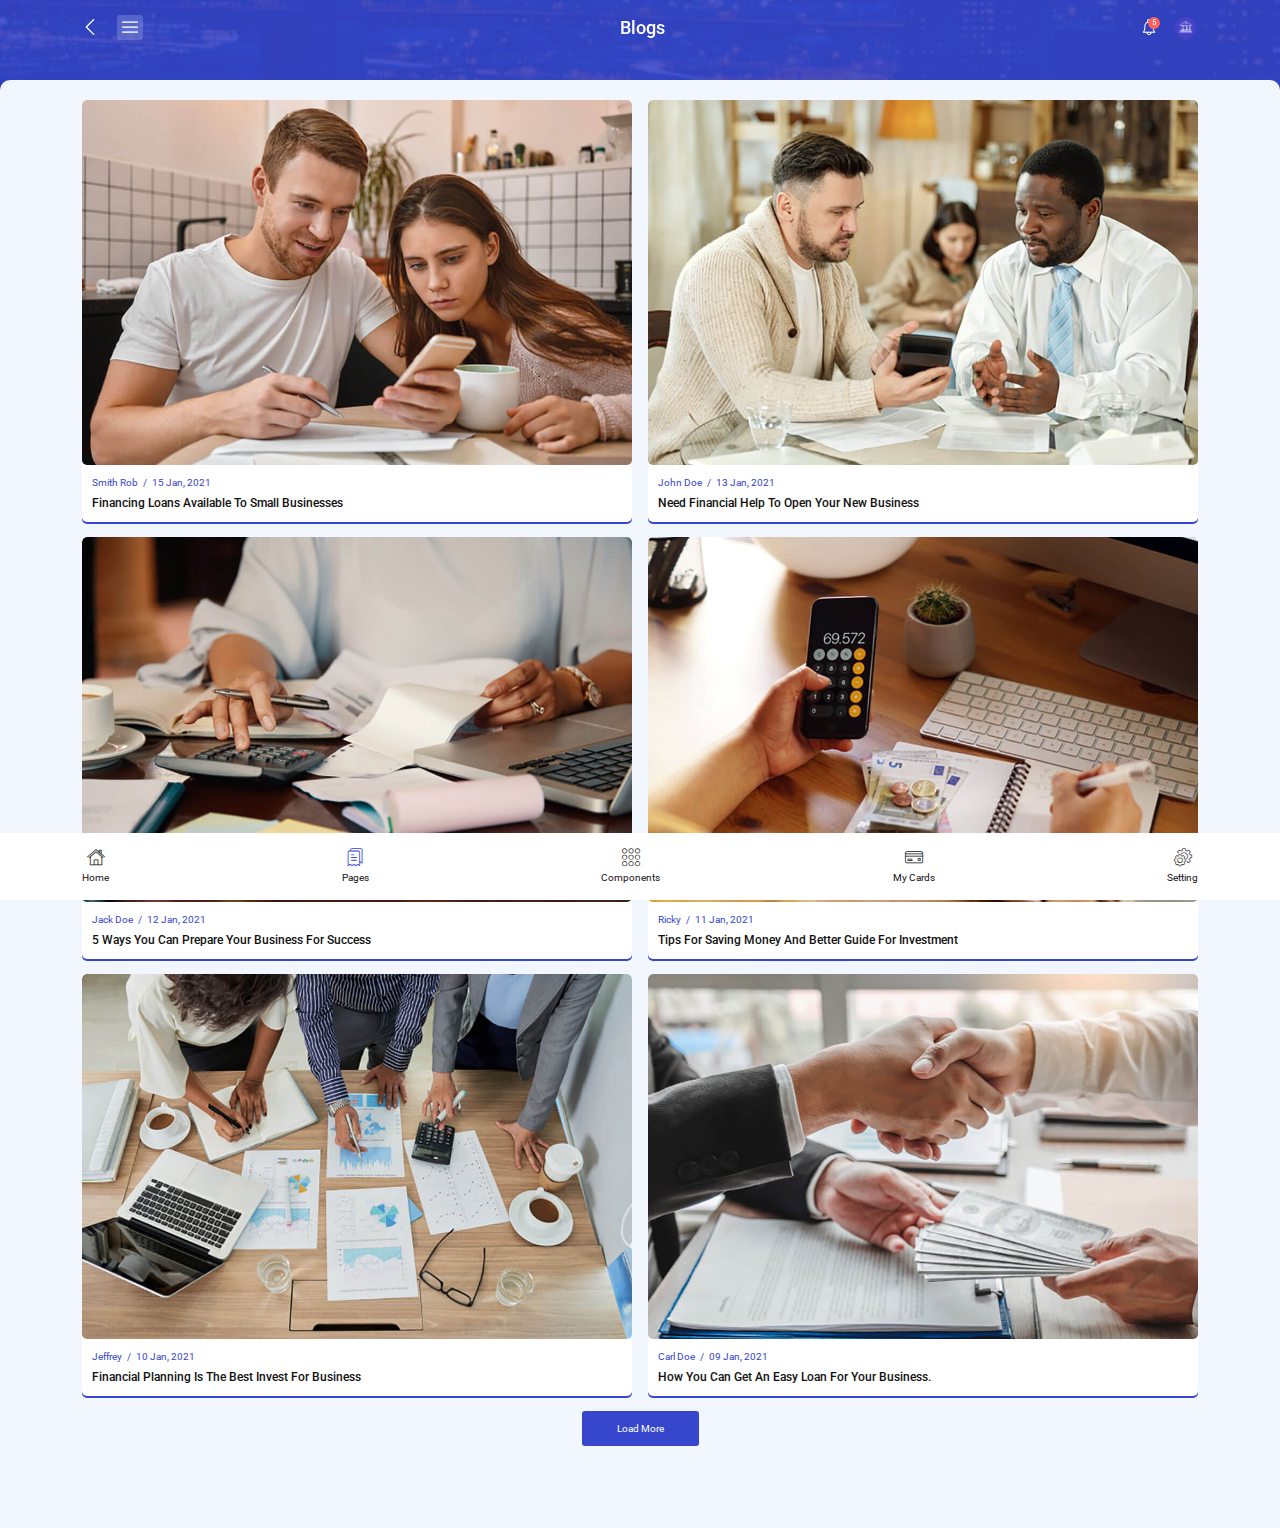
<file: blogs.html>
<!DOCTYPE html>
<html lang="zxx">
    
<!-- Mirrored from templates.envytheme.com/oban/default/blogs.html by HTTrack Website Copier/3.x [XR&CO'2014], Thu, 06 Jul 2023 21:20:53 GMT -->
<head>
        <meta charset="utf-8">
        <meta name="description" content="Oban">
        <meta name="keywords" content="HTML,CSS,JavaScript">
        <meta name="author" content="HiBootstrap">
        <meta name="viewport" content="width=device-width, initial-scale=1, shrink-to-fit=no">
        <meta http-equiv="X-UA-Compatible" content="IE=Edge" />
        <title>Oban - Online Banking & Wallet Mobile HTML Template</title>
        <link rel="icon" href="assets/images/favicon.png" type="image/png" sizes="16x16">

        <!-- bootstrap css -->
        <link rel="stylesheet" href="assets/css/bootstrap.min.css" type="text/css" media="all" />
        <!-- animate css -->
        <link rel="stylesheet" href="assets/css/animate.min.css" type="text/css" media="all" />
        <!-- owl carousel css -->
        <link rel="stylesheet" href="assets/css/owl.carousel.min.css"  type="text/css" media="all" />
        <link rel="stylesheet" href="assets/css/owl.theme.default.min.css"  type="text/css" media="all" />
        <!-- boxicons css -->
        <link rel='stylesheet' href='assets/css/icofont.min.css' type="text/css" media="all" />
        <!-- flaticon css -->
        <link rel='stylesheet' href='assets/css/flaticon.css' type="text/css" media="all" />
        <!-- style css -->
        <link rel="stylesheet" href="assets/css/style.css" type="text/css" media="all" />
        <!-- responsive css -->
        <link rel="stylesheet" href="assets/css/responsive.css" type="text/css" media="all" />
        <!--[if IE]>
            <script src="http://html5shiv.googlecode.com/svn/trunk/html5.js"></script>
        <![endif]-->
    </head>

    <body>
        <!-- Preloader -->
        <div class="preloader">
            <div class="preloader-wrapper">
                <div class="preloader-content">
                    <img src="assets/images/preloader-logo.png" alt="logo">
                    <h3>Online Banking</h3>
                </div>
            </div>
        </div>
        <!-- Preloader -->

        <!-- Header-bg -->
        <div class="header-bg header-bg-1"></div>
        <!-- Header-bg -->

        <!-- Appbar -->
        <div class="fixed-top">
            <div class="appbar-area sticky-black">
                <div class="container">
                    <div class="appbar-container">
                        <div class="appbar-item appbar-actions">
                            <div class="appbar-action-item">
                                <a href="#" class="back-page"><i class="flaticon-left-arrow"></i></a>
                            </div>
                            <div class="appbar-action-item">
                                <a href="#" class="appbar-action-bar" data-bs-toggle="modal" data-bs-target="#sidebarDrawer"><i class="flaticon-menu"></i></a>
                            </div>
                        </div>
                        <div class="appbar-item appbar-page-title">
                            <h3>Blogs</h3>
                        </div>
                        <div class="appbar-item appbar-options">
                            <div class="appbar-option-item appbar-option-notification">
                                <a href="notifications.html"><i class="flaticon-bell"></i></a>
                                <span class="option-badge">5</span>
                            </div>
                            <div class="appbar-option-item appbar-option-profile">
                                <a href="settings.html"><img src="assets/images/profile.jpg" alt="profile"></a>
                            </div>
                        </div>
                    </div>
                </div>
            </div>
        </div>
        <!-- Appbar -->

        <!-- Body-content -->
        <div class="body-content">
            <div class="container">
                <!-- Blog-section -->
                <div class="blog-section pb-15">
                    <div class="row gx-3">
                        <div class="col-6 pb-15 blog-grid-item">
                            <div class="blog-card">
                                <div class="blog-card-thumb">
                                    <a href="single-blog.html">
                                        <img src="assets/images/blogs/blog-1.jpg" alt="blog">
                                    </a>
                                </div>
                                <div class="blog-card-details">
                                    <ul class="blog-entry">
                                        <li>Smith Rob</li>
                                        <li>15 Jan, 2021</li>
                                    </ul>
                                    <h3><a href="single-blog.html">Financing Loans Available To Small Businesses</a></h3>
                                </div>
                            </div>
                        </div>
                        <div class="col-6 pb-15 blog-grid-item">
                            <div class="blog-card">
                                <div class="blog-card-thumb">
                                    <a href="single-blog.html">
                                        <img src="assets/images/blogs/blog-2.jpg" alt="blog">
                                    </a>
                                </div>
                                <div class="blog-card-details">
                                    <ul class="blog-entry">
                                        <li>John Doe</li>
                                        <li>13 Jan, 2021</li>
                                    </ul>
                                    <h3><a href="single-blog.html">Need Financial Help To Open Your New Business</a></h3>
                                </div>
                            </div>
                        </div>
                        <div class="col-6 pb-15 blog-grid-item">
                            <div class="blog-card">
                                <div class="blog-card-thumb">
                                    <a href="single-blog.html">
                                        <img src="assets/images/blogs/blog-3.jpg" alt="blog">
                                    </a>
                                </div>
                                <div class="blog-card-details">
                                    <ul class="blog-entry">
                                        <li>Jack Doe</li>
                                        <li>12 Jan, 2021</li>
                                    </ul>
                                    <h3><a href="single-blog.html">5 Ways You Can Prepare Your Business For Success</a></h3>
                                </div>
                            </div>
                        </div>
                        <div class="col-6 pb-15 blog-grid-item">
                            <div class="blog-card">
                                <div class="blog-card-thumb">
                                    <a href="single-blog.html">
                                        <img src="assets/images/blogs/blog-4.jpg" alt="blog">
                                    </a>
                                </div>
                                <div class="blog-card-details">
                                    <ul class="blog-entry">
                                        <li>Ricky</li>
                                        <li>11 Jan, 2021</li>
                                    </ul>
                                    <h3><a href="single-blog.html">Tips For Saving Money And Better Guide For Investment</a></h3>
                                </div>
                            </div>
                        </div>
                        <div class="col-6 pb-15 blog-grid-item">
                            <div class="blog-card">
                                <div class="blog-card-thumb">
                                    <a href="single-blog.html">
                                        <img src="assets/images/blogs/blog-5.jpg" alt="blog">
                                    </a>
                                </div>
                                <div class="blog-card-details">
                                    <ul class="blog-entry">
                                        <li>Jeffrey</li>
                                        <li>10 Jan, 2021</li>
                                    </ul>
                                    <h3><a href="single-blog.html">Financial Planning Is The Best Invest For Business</a></h3>
                                </div>
                            </div>
                        </div>
                        <div class="col-6 pb-15 blog-grid-item">
                            <div class="blog-card">
                                <div class="blog-card-thumb">
                                    <a href="single-blog.html">
                                        <img src="assets/images/blogs/blog-6.jpg" alt="blog">
                                    </a>
                                </div>
                                <div class="blog-card-details">
                                    <ul class="blog-entry">
                                        <li>Carl Doe</li>
                                        <li>09 Jan, 2021</li>
                                    </ul>
                                    <h3><a href="single-blog.html">How You Can Get An Easy Loan For Your Business.</a></h3>
                                </div>
                            </div>
                        </div>
                        <div class="col-6 pb-15 blog-grid-item">
                            <div class="blog-card">
                                <div class="blog-card-thumb">
                                    <a href="single-blog.html">
                                        <img src="assets/images/blogs/blog-2.jpg" alt="blog">
                                    </a>
                                </div>
                                <div class="blog-card-details">
                                    <ul class="blog-entry">
                                        <li>John Doe</li>
                                        <li>13 Jan, 2021</li>
                                    </ul>
                                    <h3><a href="single-blog.html">Need Financial Help To Open Your New Business</a></h3>
                                </div>
                            </div>
                        </div>
                        <div class="col-6 pb-15 blog-grid-item">
                            <div class="blog-card">
                                <div class="blog-card-thumb">
                                    <a href="single-blog.html">
                                        <img src="assets/images/blogs/blog-3.jpg" alt="blog">
                                    </a>
                                </div>
                                <div class="blog-card-details">
                                    <ul class="blog-entry">
                                        <li>Jack Doe</li>
                                        <li>12 Jan, 2021</li>
                                    </ul>
                                    <h3><a href="single-blog.html">5 Ways You Can Prepare Your Business For Success</a></h3>
                                </div>
                            </div>
                        </div>
                        <div class="load-more text-center">
                            <a href="#" class="btn main-btn main-btn-lg load-more-btn">Load More</a>
                        </div>
                    </div>
                </div>
                <!-- Blog-section -->
            </div>
        </div>
        <!-- Body-content -->

        <!-- Navbar -->
        <div class="app-navbar">
            <div class="container">
                <div class="navbar-content ">
                    <div class="navbar-content-item">
                        <a href="index-2.html">
                            <i class="flaticon-house"></i>
                            Home
                        </a>
                    </div>
                    <div class="navbar-content-item">
                        <a href="pages.html" class="active">
                            <i class="flaticon-invoice"></i>
                            Pages
                        </a>
                    </div>
                    <div class="navbar-content-item">
                        <a href="components.html">
                            <i class="flaticon-menu-1"></i>
                            Components
                        </a>
                    </div>
                    <div class="navbar-content-item">
                        <a href="my-cards.html">
                            <i class="flaticon-credit-card"></i>
                            My Cards
                        </a>
                    </div>
                    <div class="navbar-content-item">
                        <a href="settings.html">
                            <i class="flaticon-settings"></i>
                            Setting
                        </a>
                    </div>
                </div>
            </div>
        </div>
        <!-- Navbar -->

        <!-- Menu-modal -->
        <div class="modal fade" id="sidebarDrawer" tabindex="-1" aria-labelledby="sidebarDrawer" aria-hidden="true">
            <div class="modal-dialog side-modal-dialog">
                <div class="modal-content">
                    <div class="modal-header sidebar-modal-header">
                        <div class="sidebar-profile-info">
                            <div class="sidebar-profile-thumb">
                                <img src="assets/images/profile.jpg" alt="profile">
                            </div>
                            <div class="sidebar-profile-text">
                                <h3>Brenda Davis</h3>
                                <p><a href="tel:1545-8880">1545 8880</a></p>
                            </div>
                        </div>
                        <button type="button" class="btn-close" data-bs-dismiss="modal" aria-label="Close"></button>
                    </div>
                    <div class="sidebar-profile-wallet">
                        <div class="add-card-info">
                            <p>Your Wallet</p>
                            <h3>$1,450.50</h3>
                        </div>
                    </div>
                    <div class="modal-body">
                        <div class="sidebar-nav">
                            <div class="sidebar-nav-item">
                                <h3>Oban Menu</h3>
                                <ul class="sidebar-nav-list">
                                    <li><a href="index-2.html"><i class="flaticon-house"></i> Home</a></li>
                                    <li><a href="pages.html" class="active"><i class="flaticon-invoice"></i> Pages</a></li>
                                    <li><a href="components.html"><i class="flaticon-menu-1"></i> Components</a></li>
                                    <li><a href="my-cards.html"><i class="flaticon-credit-card"></i> My Cards</a></li>
                                    <li><a href="settings.html"><i class="flaticon-settings"></i> Settings</a></li>
                                    <li><a href="contact-us.html"><i class="flaticon-call-center-agent"></i> Contact Us</a></li>
                                    <li><a href="#"><i class="flaticon-logout"></i> Logout</a></li>
                                </ul>
                            </div>
                        </div>
                    </div>
                </div>
            </div>
        </div>
        <!-- Menu-modal -->

        <!-- Scroll-top -->
        <div class="scroll-top" id="scrolltop">
            <div class="scroll-top-inner">
                <i class="icofont-long-arrow-up"></i>
            </div>
        </div>
        <!-- Scroll-top -->


        <!-- essential js -->
        <script src="assets/js/jquery-3.5.1.min.js"></script>
        <script src="assets/js/bootstrap.bundle.min.js"></script>
        <!-- owl carousel js -->
        <script src="assets/js/owl.carousel.min.js"></script>
        <!-- form ajazchimp js -->
        <script src="assets/js/jquery.ajaxchimp.min.js"></script>
        <!-- form validator js  -->
        <script src="assets/js/form-validator.min.js"></script>
        <!-- contact form js -->
        <script src="assets/js/contact-form-script.js"></script>
        <!-- main js -->
        <script src="assets/js/script.js"></script>
    </body>

<!-- Mirrored from templates.envytheme.com/oban/default/blogs.html by HTTrack Website Copier/3.x [XR&CO'2014], Thu, 06 Jul 2023 21:21:10 GMT -->
</html>
</file>
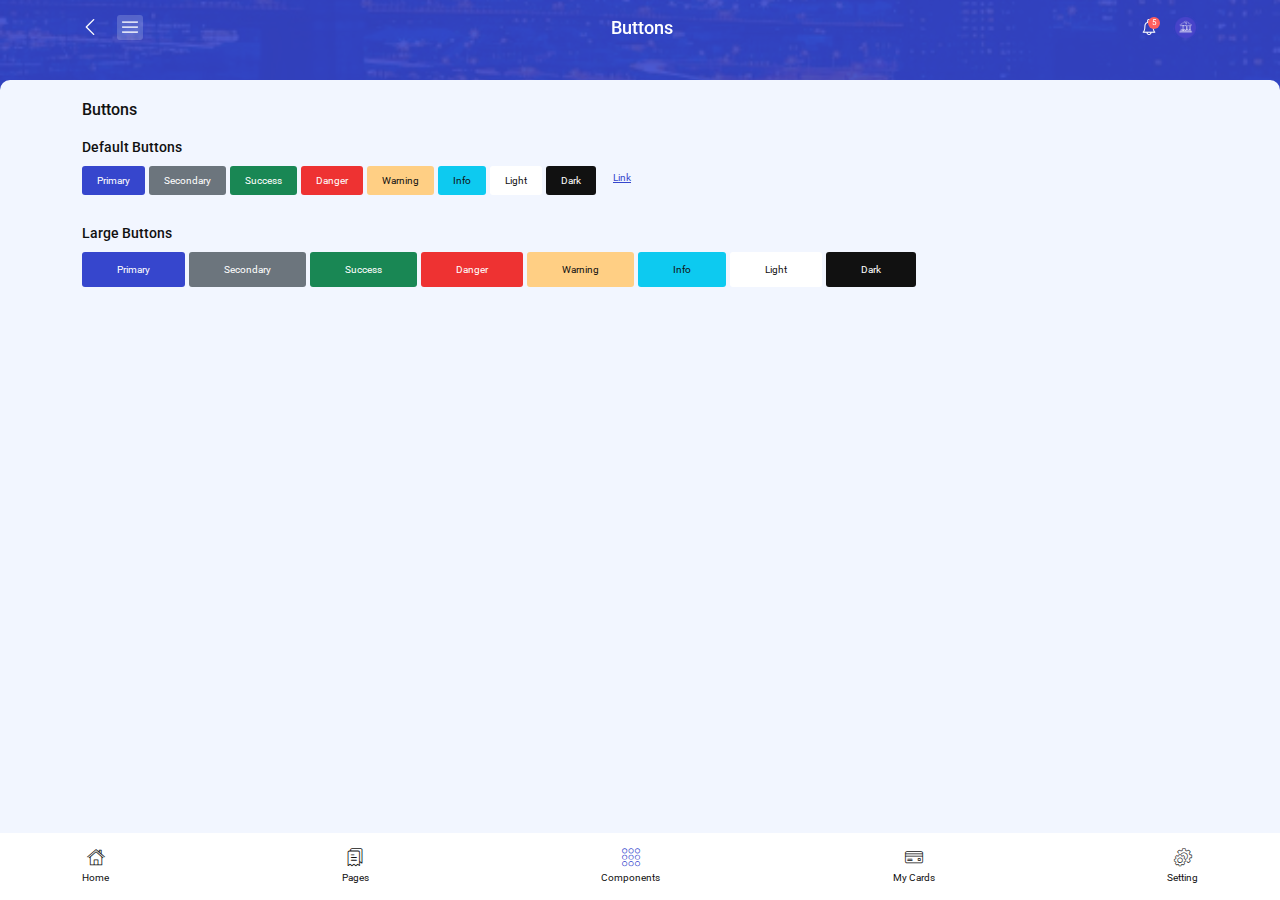
<file: buttons.html>
<!DOCTYPE html>
<html lang="zxx">
    
<!-- Mirrored from templates.envytheme.com/oban/default/buttons.html by HTTrack Website Copier/3.x [XR&CO'2014], Thu, 06 Jul 2023 21:21:33 GMT -->
<head>
        <meta charset="utf-8">
        <meta name="description" content="Oban">
        <meta name="keywords" content="HTML,CSS,JavaScript">
        <meta name="author" content="HiBootstrap">
        <meta name="viewport" content="width=device-width, initial-scale=1, shrink-to-fit=no">
        <meta http-equiv="X-UA-Compatible" content="IE=Edge" />
        <title>Oban - Online Banking & Wallet Mobile HTML Template</title>
        <link rel="icon" href="assets/images/favicon.png" type="image/png" sizes="16x16">

        <!-- bootstrap css -->
        <link rel="stylesheet" href="assets/css/bootstrap.min.css" type="text/css" media="all" />
        <!-- animate css -->
        <link rel="stylesheet" href="assets/css/animate.min.css" type="text/css" media="all" />
        <!-- owl carousel css -->
        <link rel="stylesheet" href="assets/css/owl.carousel.min.css"  type="text/css" media="all" />
        <link rel="stylesheet" href="assets/css/owl.theme.default.min.css"  type="text/css" media="all" />
        <!-- boxicons css -->
        <link rel='stylesheet' href='assets/css/icofont.min.css' type="text/css" media="all" />
        <!-- flaticon css -->
        <link rel='stylesheet' href='assets/css/flaticon.css' type="text/css" media="all" />
        <!-- style css -->
        <link rel="stylesheet" href="assets/css/style.css" type="text/css" media="all" />
        <!-- responsive css -->
        <link rel="stylesheet" href="assets/css/responsive.css" type="text/css" media="all" />
        <!--[if IE]>
            <script src="http://html5shiv.googlecode.com/svn/trunk/html5.js"></script>
        <![endif]-->
    </head>

    <body>
        <!-- Preloader -->
        <div class="preloader">
            <div class="preloader-wrapper">
                <div class="preloader-content">
                    <img src="assets/images/preloader-logo.png" alt="logo">
                    <h3>Online Banking</h3>
                </div>
            </div>
        </div>
        <!-- Preloader -->

        <!-- Header-bg -->
        <div class="header-bg header-bg-1"></div>
        <!-- Header-bg -->

        <!-- Appbar -->
        <div class="fixed-top">
            <div class="appbar-area sticky-black">
                <div class="container">
                    <div class="appbar-container">
                        <div class="appbar-item appbar-actions">
                            <div class="appbar-action-item">
                                <a href="#" class="back-page"><i class="flaticon-left-arrow"></i></a>
                            </div>
                            <div class="appbar-action-item">
                                <a href="#" class="appbar-action-bar" data-bs-toggle="modal" data-bs-target="#sidebarDrawer"><i class="flaticon-menu"></i></a>
                            </div>
                        </div>
                        <div class="appbar-item appbar-page-title">
                            <h3>Buttons</h3>
                        </div>
                        <div class="appbar-item appbar-options">
                            <div class="appbar-option-item appbar-option-notification">
                                <a href="notifications.html"><i class="flaticon-bell"></i></a>
                                <span class="option-badge">5</span>
                            </div>
                            <div class="appbar-option-item appbar-option-profile">
                                <a href="settings.html"><img src="assets/images/profile.jpg" alt="profile"></a>
                            </div>
                        </div>
                    </div>
                </div>
            </div>
        </div>
        <!-- Appbar -->

        <!-- Body-content -->
        <div class="body-content">
            <div class="container">
                <!-- Page-header -->
                <div class="page-header">
                    <div class="page-header-title page-header-item">
                        <h3>Buttons</h3>
                    </div>
                </div>
                <!-- Page-header -->

                <!-- Button-section -->
                <div class="button-section">
                    <div class="row mb-30">
                        <div class="col">
                            <h3 class="block-text mb-10">Default Buttons</h3>
                            <div class="bd-example">
                                <button type="button" class="btn main-btn main-btn-primary">Primary</button>
                                <button type="button" class="btn main-btn main-btn-secondary">Secondary</button>
                                <button type="button" class="btn main-btn main-btn-success">Success</button>
                                <button type="button" class="btn main-btn main-btn-danger">Danger</button>
                                <button type="button" class="btn main-btn main-btn-warning">Warning</button>
                                <button type="button" class="btn main-btn main-btn-info">Info</button>
                                <button type="button" class="btn main-btn main-btn-light">Light</button>
                                <button type="button" class="btn main-btn main-btn-dark">Dark</button>

                                <button type="button" class="btn main-btn-link">Link</button>
                            </div>
                        </div>
                    </div>
                    <div class="row pb-15">
                        <div class="col">
                            <h3 class="block-text mb-10">Large Buttons</h3>
                            <div class="bd-example">
                                <button type="button" class="btn main-btn main-btn-lg main-btn-primary">Primary</button>
                                <button type="button" class="btn main-btn main-btn-lg main-btn-secondary">Secondary</button>
                                <button type="button" class="btn main-btn main-btn-lg main-btn-success">Success</button>
                                <button type="button" class="btn main-btn main-btn-lg main-btn-danger">Danger</button>
                                <button type="button" class="btn main-btn main-btn-lg main-btn-warning">Warning</button>
                                <button type="button" class="btn main-btn main-btn-lg main-btn-info">Info</button>
                                <button type="button" class="btn main-btn main-btn-lg main-btn-light">Light</button>
                                <button type="button" class="btn main-btn main-btn-lg main-btn-dark">Dark</button>
                            </div>
                        </div>
                    </div>
                </div>
                <!-- Button-section -->
            </div>
        </div>
        <!-- Body-content -->

        <!-- Navbar -->
        <div class="app-navbar">
            <div class="container">
                <div class="navbar-content ">
                    <div class="navbar-content-item">
                        <a href="index-2.html">
                            <i class="flaticon-house"></i>
                            Home
                        </a>
                    </div>
                    <div class="navbar-content-item">
                        <a href="pages.html">
                            <i class="flaticon-invoice"></i>
                            Pages
                        </a>
                    </div>
                    <div class="navbar-content-item">
                        <a href="components.html" class="active">
                            <i class="flaticon-menu-1"></i>
                            Components
                        </a>
                    </div>
                    <div class="navbar-content-item">
                        <a href="my-cards.html">
                            <i class="flaticon-credit-card"></i>
                            My Cards
                        </a>
                    </div>
                    <div class="navbar-content-item">
                        <a href="settings.html">
                            <i class="flaticon-settings"></i>
                            Setting
                        </a>
                    </div>
                </div>
            </div>
        </div>
        <!-- Navbar -->

        <!-- Menu-modal -->
        <div class="modal fade" id="sidebarDrawer" tabindex="-1" aria-labelledby="sidebarDrawer" aria-hidden="true">
            <div class="modal-dialog side-modal-dialog">
                <div class="modal-content">
                    <div class="modal-header sidebar-modal-header">
                        <div class="sidebar-profile-info">
                            <div class="sidebar-profile-thumb">
                                <img src="assets/images/profile.jpg" alt="profile">
                            </div>
                            <div class="sidebar-profile-text">
                                <h3>Brenda Davis</h3>
                                <p><a href="tel:1545-8880">1545 8880</a></p>
                            </div>
                        </div>
                        <button type="button" class="btn-close" data-bs-dismiss="modal" aria-label="Close"></button>
                    </div>
                    <div class="sidebar-profile-wallet">
                        <div class="add-card-info">
                            <p>Your Wallet</p>
                            <h3>$1,450.50</h3>
                        </div>
                    </div>
                    <div class="modal-body">
                        <div class="sidebar-nav">
                            <div class="sidebar-nav-item">
                                <h3>Oban Menu</h3>
                                <ul class="sidebar-nav-list">
                                    <li><a href="index-2.html"><i class="flaticon-house"></i> Home</a></li>
                                    <li><a href="pages.html"><i class="flaticon-invoice"></i> Pages</a></li>
                                    <li><a href="components.html" class="active"><i class="flaticon-menu-1"></i> Components</a></li>
                                    <li><a href="my-cards.html"><i class="flaticon-credit-card"></i> My Cards</a></li>
                                    <li><a href="settings.html"><i class="flaticon-settings"></i> Settings</a></li>
                                    <li><a href="contact-us.html"><i class="flaticon-call-center-agent"></i> Contact Us</a></li>
                                    <li><a href="#"><i class="flaticon-logout"></i> Logout</a></li>
                                </ul>
                            </div>
                        </div>
                    </div>
                </div>
            </div>
        </div>
        <!-- Menu-modal -->

        <!-- Scroll-top -->
        <div class="scroll-top" id="scrolltop">
            <div class="scroll-top-inner">
                <i class="icofont-long-arrow-up"></i>
            </div>
        </div>
        <!-- Scroll-top -->


        <!-- essential js -->
        <script src="assets/js/jquery-3.5.1.min.js"></script>
        <script src="assets/js/bootstrap.bundle.min.js"></script>
        <!-- owl carousel js -->
        <script src="assets/js/owl.carousel.min.js"></script>
        <!-- form ajazchimp js -->
        <script src="assets/js/jquery.ajaxchimp.min.js"></script>
        <!-- form validator js  -->
        <script src="assets/js/form-validator.min.js"></script>
        <!-- contact form js -->
        <script src="assets/js/contact-form-script.js"></script>
        <!-- main js -->
        <script src="assets/js/script.js"></script>
    </body>

<!-- Mirrored from templates.envytheme.com/oban/default/buttons.html by HTTrack Website Copier/3.x [XR&CO'2014], Thu, 06 Jul 2023 21:21:33 GMT -->
</html>
</file>
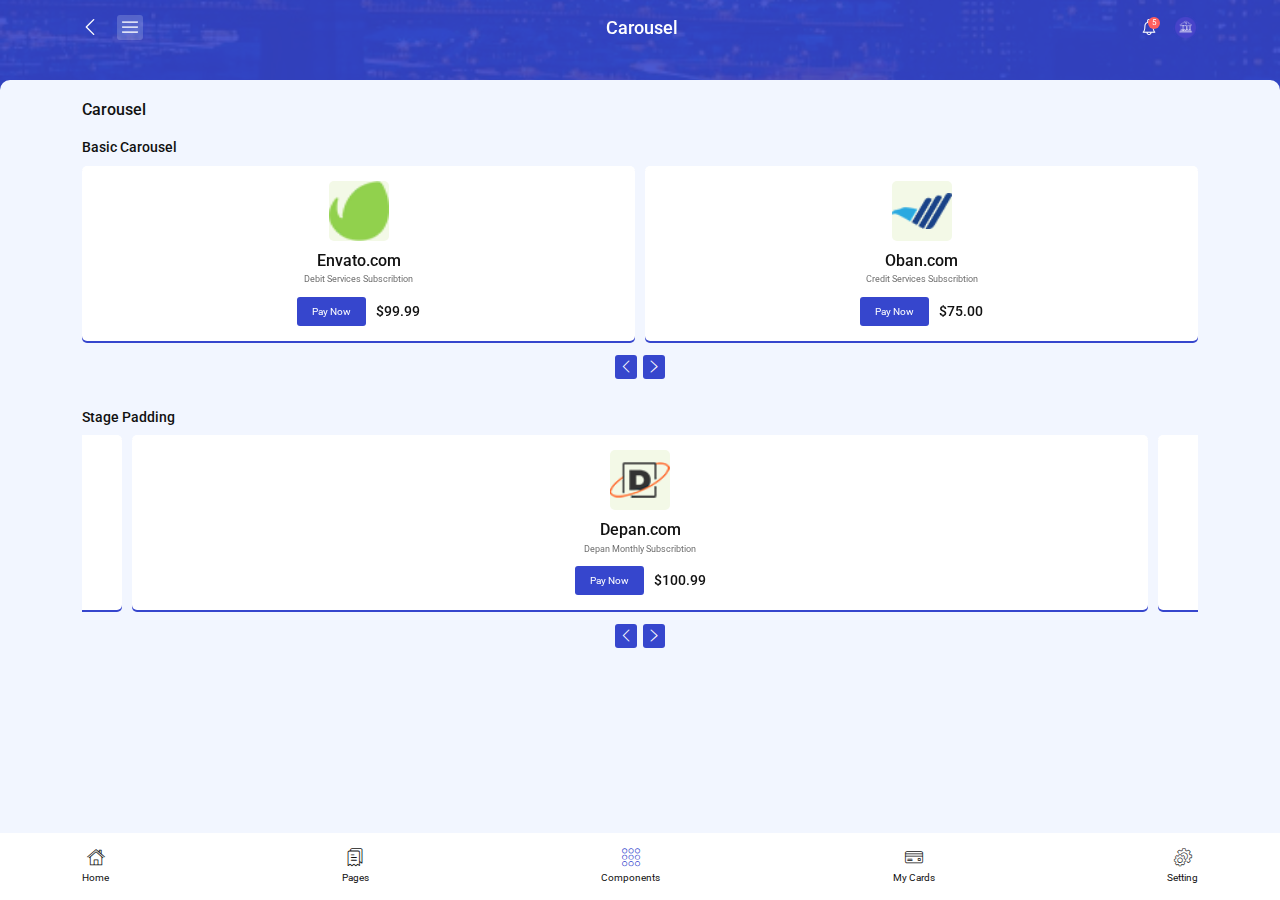
<file: carousel.html>
<!DOCTYPE html>
<html lang="zxx">
    
<!-- Mirrored from templates.envytheme.com/oban/default/carousel.html by HTTrack Website Copier/3.x [XR&CO'2014], Thu, 06 Jul 2023 21:21:33 GMT -->
<head>
        <meta charset="utf-8">
        <meta name="description" content="Oban">
        <meta name="keywords" content="HTML,CSS,JavaScript">
        <meta name="author" content="HiBootstrap">
        <meta name="viewport" content="width=device-width, initial-scale=1, shrink-to-fit=no">
        <meta http-equiv="X-UA-Compatible" content="IE=Edge" />
        <title>Oban - Online Banking & Wallet Mobile HTML Template</title>
        <link rel="icon" href="assets/images/favicon.png" type="image/png" sizes="16x16">

        <!-- bootstrap css -->
        <link rel="stylesheet" href="assets/css/bootstrap.min.css" type="text/css" media="all" />
        <!-- animate css -->
        <link rel="stylesheet" href="assets/css/animate.min.css" type="text/css" media="all" />
        <!-- owl carousel css -->
        <link rel="stylesheet" href="assets/css/owl.carousel.min.css"  type="text/css" media="all" />
        <link rel="stylesheet" href="assets/css/owl.theme.default.min.css"  type="text/css" media="all" />
        <!-- boxicons css -->
        <link rel='stylesheet' href='assets/css/icofont.min.css' type="text/css" media="all" />
        <!-- flaticon css -->
        <link rel='stylesheet' href='assets/css/flaticon.css' type="text/css" media="all" />
        <!-- style css -->
        <link rel="stylesheet" href="assets/css/style.css" type="text/css" media="all" />
        <!-- responsive css -->
        <link rel="stylesheet" href="assets/css/responsive.css" type="text/css" media="all" />
        <!--[if IE]>
            <script src="http://html5shiv.googlecode.com/svn/trunk/html5.js"></script>
        <![endif]-->
    </head>

    <body>
        <!-- Preloader -->
        <div class="preloader">
            <div class="preloader-wrapper">
                <div class="preloader-content">
                    <img src="assets/images/preloader-logo.png" alt="logo">
                    <h3>Online Banking</h3>
                </div>
            </div>
        </div>
        <!-- Preloader -->

        <!-- Header-bg -->
        <div class="header-bg header-bg-1"></div>
        <!-- Header-bg -->

        <!-- Appbar -->
        <div class="fixed-top">
            <div class="appbar-area sticky-black">
                <div class="container">
                    <div class="appbar-container">
                        <div class="appbar-item appbar-actions">
                            <div class="appbar-action-item">
                                <a href="#" class="back-page"><i class="flaticon-left-arrow"></i></a>
                            </div>
                            <div class="appbar-action-item">
                                <a href="#" class="appbar-action-bar" data-bs-toggle="modal" data-bs-target="#sidebarDrawer"><i class="flaticon-menu"></i></a>
                            </div>
                        </div>
                        <div class="appbar-item appbar-page-title">
                            <h3>Carousel</h3>
                        </div>
                        <div class="appbar-item appbar-options">
                            <div class="appbar-option-item appbar-option-notification">
                                <a href="notifications.html"><i class="flaticon-bell"></i></a>
                                <span class="option-badge">5</span>
                            </div>
                            <div class="appbar-option-item appbar-option-profile">
                                <a href="settings.html"><img src="assets/images/profile.jpg" alt="profile"></a>
                            </div>
                        </div>
                    </div>
                </div>
            </div>
        </div>
        <!-- Appbar -->

        <!-- Body-content -->
        <div class="body-content">
            <div class="container">
                <!-- Page-header -->
                <div class="page-header">
                    <div class="page-header-title page-header-item">
                        <h3>Carousel</h3>
                    </div>
                </div>
                <!-- Page-header -->

                <!-- Carousel-section -->
                <div class="carousel-section pb-15">
                    <h3 class="block-text mb-10">Basic Carousel</h3>
                    <div class="basic-carousel owl-carousel owl-theme mb-30">
                        <div class="item">
                            <div class="monthly-bill-card monthly-bill-card-green">
                                <div class="monthly-bill-thumb">
                                    <img src="assets/images/cm-logo-1.png" alt="logo">
                                </div>
                                <div class="monthly-bill-body">
                                    <h3><a href="#">Envato.com</a></h3>
                                    <p>Debit Services Subscribtion</p>
                                </div>
                                <div class="monthly-bill-footer monthly-bill-action">
                                    <a href="#" class="btn main-btn">Pay Now</a>
                                    <p class="monthly-bill-price">$99.99</p>
                                </div>
                            </div>
                        </div>
                        <div class="item">
                            <div class="monthly-bill-card monthly-bill-card-green">
                                <div class="monthly-bill-thumb">
                                    <img src="assets/images/cm-logo-2.png" alt="logo">
                                </div>
                                <div class="monthly-bill-body">
                                    <h3><a href="#">Oban.com</a></h3>
                                    <p>Credit Services Subscribtion</p>
                                </div>
                                <div class="monthly-bill-footer monthly-bill-action">
                                    <a href="#" class="btn main-btn">Pay Now</a>
                                    <p class="monthly-bill-price">$75.00</p>
                                </div>
                            </div>
                        </div>
                        <div class="item">
                            <div class="monthly-bill-card monthly-bill-card-green">
                                <div class="monthly-bill-thumb">
                                    <img src="assets/images/cm-logo-3.png" alt="logo">
                                </div>
                                <div class="monthly-bill-body">
                                    <h3><a href="#">Nezox.com</a></h3>
                                    <p>Internet Monthly Subscribtion</p>
                                </div>
                                <div class="monthly-bill-footer monthly-bill-action">
                                    <a href="#" class="btn main-btn">Pay Now</a>
                                    <p class="monthly-bill-price">$50.50</p>
                                </div>
                            </div>
                        </div>
                    </div>
                    <h3 class="block-text mb-10">Stage Padding</h3>
                    <div class="stage-padding-carousel owl-carousel owl-theme">
                        <div class="item">
                            <div class="monthly-bill-card monthly-bill-card-green">
                                <div class="monthly-bill-thumb">
                                    <img src="assets/images/cm-logo-4.png" alt="logo">
                                </div>
                                <div class="monthly-bill-body">
                                    <h3><a href="#">Depan.com</a></h3>
                                    <p>Depan Monthly Subscribtion</p>
                                </div>
                                <div class="monthly-bill-footer monthly-bill-action">
                                    <a href="#" class="btn main-btn">Pay Now</a>
                                    <p class="monthly-bill-price">$100.99</p>
                                </div>
                            </div>
                        </div>
                        <div class="item">
                            <div class="monthly-bill-card monthly-bill-card-green">
                                <div class="monthly-bill-thumb">
                                    <img src="assets/images/cm-logo-5.png" alt="logo">
                                </div>
                                <div class="monthly-bill-body">
                                    <h3><a href="#">Scora.com</a></h3>
                                    <p>Monthly Health Insurance</p>
                                </div>
                                <div class="monthly-bill-footer monthly-bill-action">
                                    <a href="#" class="btn main-btn">Pay Now</a>
                                    <p class="monthly-bill-price">$70.50</p>
                                </div>
                            </div>
                        </div>
                        <div class="item">
                            <div class="monthly-bill-card monthly-bill-card-green">
                                <div class="monthly-bill-thumb">
                                    <img src="assets/images/cm-logo-6.png" alt="logo">
                                </div>
                                <div class="monthly-bill-body">
                                    <h3><a href="#">Deniz.com</a></h3>
                                    <p>Electric Monthly Subscription</p>
                                </div>
                                <div class="monthly-bill-footer monthly-bill-action">
                                    <a href="#" class="btn main-btn">Pay Now</a>
                                    <p class="monthly-bill-price">$99.99</p>
                                </div>
                            </div>
                        </div>
                    </div>
                </div>
                <!-- Carousel-section -->
            </div>
        </div>
        <!-- Body-content -->

        <!-- Navbar -->
        <div class="app-navbar">
            <div class="container">
                <div class="navbar-content ">
                    <div class="navbar-content-item">
                        <a href="index-2.html">
                            <i class="flaticon-house"></i>
                            Home
                        </a>
                    </div>
                    <div class="navbar-content-item">
                        <a href="pages.html">
                            <i class="flaticon-invoice"></i>
                            Pages
                        </a>
                    </div>
                    <div class="navbar-content-item">
                        <a href="components.html" class="active">
                            <i class="flaticon-menu-1"></i>
                            Components
                        </a>
                    </div>
                    <div class="navbar-content-item">
                        <a href="my-cards.html">
                            <i class="flaticon-credit-card"></i>
                            My Cards
                        </a>
                    </div>
                    <div class="navbar-content-item">
                        <a href="settings.html">
                            <i class="flaticon-settings"></i>
                            Setting
                        </a>
                    </div>
                </div>
            </div>
        </div>
        <!-- Navbar -->

        <!-- Menu-modal -->
        <div class="modal fade" id="sidebarDrawer" tabindex="-1" aria-labelledby="sidebarDrawer" aria-hidden="true">
            <div class="modal-dialog side-modal-dialog">
                <div class="modal-content">
                    <div class="modal-header sidebar-modal-header">
                        <div class="sidebar-profile-info">
                            <div class="sidebar-profile-thumb">
                                <img src="assets/images/profile.jpg" alt="profile">
                            </div>
                            <div class="sidebar-profile-text">
                                <h3>Brenda Davis</h3>
                                <p><a href="tel:1545-8880">1545 8880</a></p>
                            </div>
                        </div>
                        <button type="button" class="btn-close" data-bs-dismiss="modal" aria-label="Close"></button>
                    </div>
                    <div class="sidebar-profile-wallet">
                        <div class="add-card-info">
                            <p>Your Wallet</p>
                            <h3>$1,450.50</h3>
                        </div>
                    </div>
                    <div class="modal-body">
                        <div class="sidebar-nav">
                            <div class="sidebar-nav-item">
                                <h3>Oban Menu</h3>
                                <ul class="sidebar-nav-list">
                                    <li><a href="index-2.html"><i class="flaticon-house"></i> Home</a></li>
                                    <li><a href="pages.html"><i class="flaticon-invoice"></i> Pages</a></li>
                                    <li><a href="components.html" class="active"><i class="flaticon-menu-1"></i> Components</a></li>
                                    <li><a href="my-cards.html"><i class="flaticon-credit-card"></i> My Cards</a></li>
                                    <li><a href="settings.html"><i class="flaticon-settings"></i> Settings</a></li>
                                    <li><a href="contact-us.html"><i class="flaticon-call-center-agent"></i> Contact Us</a></li>
                                    <li><a href="#"><i class="flaticon-logout"></i> Logout</a></li>
                                </ul>
                            </div>
                        </div>
                    </div>
                </div>
            </div>
        </div>
        <!-- Menu-modal -->

        <!-- Scroll-top -->
        <div class="scroll-top" id="scrolltop">
            <div class="scroll-top-inner">
                <i class="icofont-long-arrow-up"></i>
            </div>
        </div>
        <!-- Scroll-top -->


        <!-- essential js -->
        <script src="assets/js/jquery-3.5.1.min.js"></script>
        <script src="assets/js/bootstrap.bundle.min.js"></script>
        <!-- owl carousel js -->
        <script src="assets/js/owl.carousel.min.js"></script>
        <!-- form ajazchimp js -->
        <script src="assets/js/jquery.ajaxchimp.min.js"></script>
        <!-- form validator js  -->
        <script src="assets/js/form-validator.min.js"></script>
        <!-- contact form js -->
        <script src="assets/js/contact-form-script.js"></script>
        <!-- main js -->
        <script src="assets/js/script.js"></script>
    </body>

<!-- Mirrored from templates.envytheme.com/oban/default/carousel.html by HTTrack Website Copier/3.x [XR&CO'2014], Thu, 06 Jul 2023 21:21:34 GMT -->
</html>
</file>
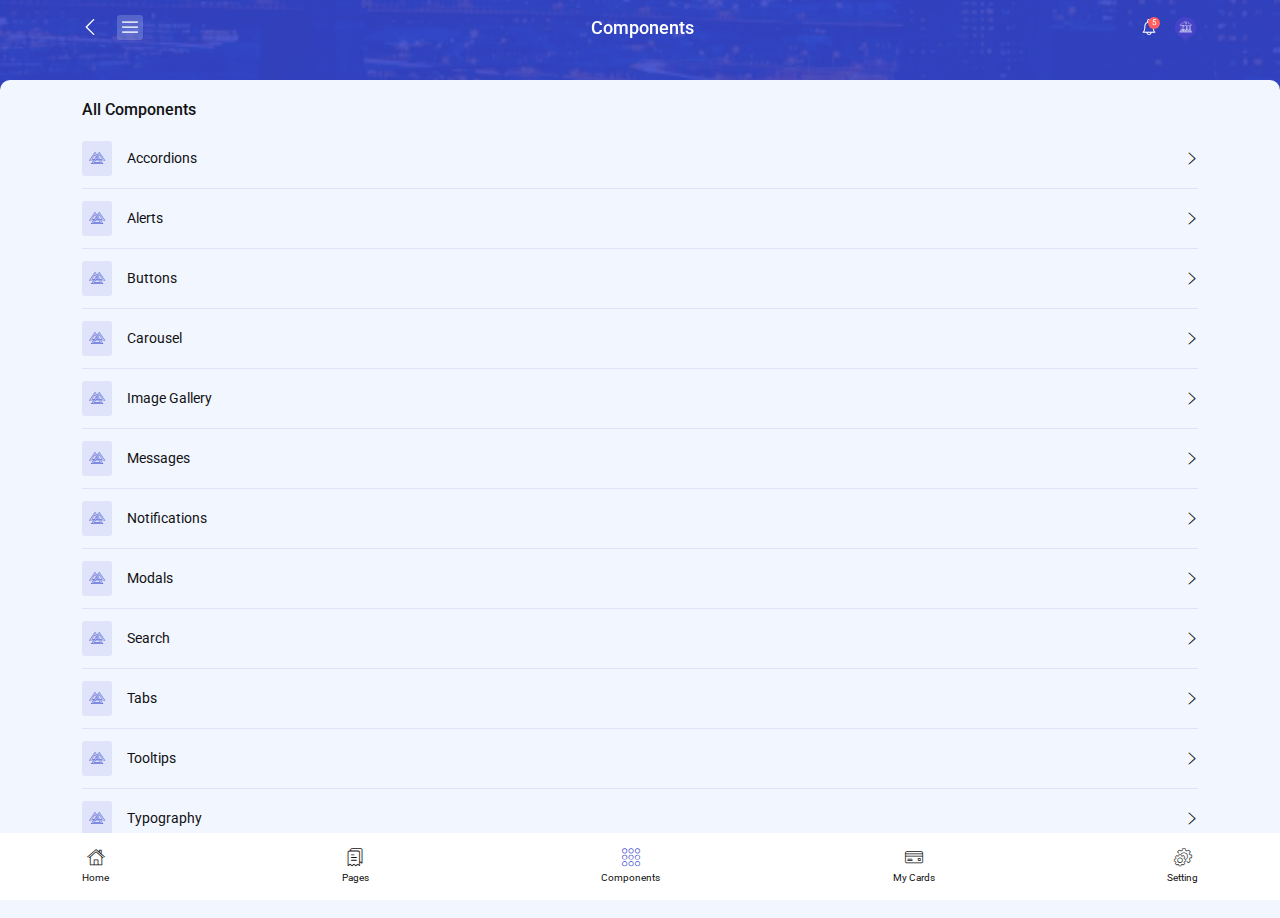
<file: components.html>
<!DOCTYPE html>
<html lang="zxx">
    
<!-- Mirrored from templates.envytheme.com/oban/default/components.html by HTTrack Website Copier/3.x [XR&CO'2014], Thu, 06 Jul 2023 21:21:18 GMT -->
<head>
        <meta charset="utf-8">
        <meta name="description" content="Oban">
        <meta name="keywords" content="HTML,CSS,JavaScript">
        <meta name="author" content="HiBootstrap">
        <meta name="viewport" content="width=device-width, initial-scale=1, shrink-to-fit=no">
        <meta http-equiv="X-UA-Compatible" content="IE=Edge" />
        <title>Oban - Online Banking & Wallet Mobile HTML Template</title>
        <link rel="icon" href="assets/images/favicon.png" type="image/png" sizes="16x16">

        <!-- bootstrap css -->
        <link rel="stylesheet" href="assets/css/bootstrap.min.css" type="text/css" media="all" />
        <!-- animate css -->
        <link rel="stylesheet" href="assets/css/animate.min.css" type="text/css" media="all" />
        <!-- owl carousel css -->
        <link rel="stylesheet" href="assets/css/owl.carousel.min.css"  type="text/css" media="all" />
        <link rel="stylesheet" href="assets/css/owl.theme.default.min.css"  type="text/css" media="all" />
        <!-- boxicons css -->
        <link rel='stylesheet' href='assets/css/icofont.min.css' type="text/css" media="all" />
        <!-- flaticon css -->
        <link rel='stylesheet' href='assets/css/flaticon.css' type="text/css" media="all" />
        <!-- style css -->
        <link rel="stylesheet" href="assets/css/style.css" type="text/css" media="all" />
        <!-- responsive css -->
        <link rel="stylesheet" href="assets/css/responsive.css" type="text/css" media="all" />
        <!--[if IE]>
            <script src="http://html5shiv.googlecode.com/svn/trunk/html5.js"></script>
        <![endif]-->
    </head>

    <body>
        <!-- Preloader -->
        <!-- <div class="preloader bg-main">
            <div class="preloader-wrapper">
                <div class="preloader-content">
                    <span></span>
                    <span></span>
                    <span></span>
                    <span></span>
                    <span></span>
                </div>
            </div>
        </div> -->
        <!-- Preloader -->

        <!-- Header-bg -->
        <div class="header-bg header-bg-1"></div>
        <!-- Header-bg -->

        <!-- Appbar -->
        <div class="fixed-top">
            <div class="appbar-area sticky-black">
                <div class="container">
                    <div class="appbar-container">
                        <div class="appbar-item appbar-actions">
                            <div class="appbar-action-item">
                                <a href="#" class="back-page"><i class="flaticon-left-arrow"></i></a>
                            </div>
                            <div class="appbar-action-item">
                                <a href="#" class="appbar-action-bar" data-bs-toggle="modal" data-bs-target="#sidebarDrawer"><i class="flaticon-menu"></i></a>
                            </div>
                        </div>
                        <!-- <div class="appbar-item appbar-brand me-auto">
                            <a href="index.html"><img src="assets/images/logo.png" alt="logo"></a>
                        </div> -->
                        <div class="appbar-item appbar-page-title">
                            <h3>Components</h3>
                        </div>
                        <div class="appbar-item appbar-options">
                            <div class="appbar-option-item appbar-option-notification">
                                <a href="notifications.html"><i class="flaticon-bell"></i></a>
                                <span class="option-badge">5</span>
                            </div>
                            <div class="appbar-option-item appbar-option-profile">
                                <a href="settings.html"><img src="assets/images/profile.jpg" alt="profile"></a>
                            </div>
                        </div>
                    </div>
                </div>
            </div>
        </div>
        <!-- Appbar -->

        <!-- Body-content -->
        <div class="body-content">
            <div class="container">
                <!-- Page-nav-link -->
                <div class="page-nav-link">
                    <div class="page-nav-link-item">
                        <h3>All Components</h3>
                        <ul>
                            <li>
                                <a href="accordions.html">
                                    <i class="flaticon-valknut"></i>
                                    Accordions
                                </a>
                            </li>
                            <li>
                                <a href="alerts.html">
                                    <i class="flaticon-valknut"></i>
                                    Alerts
                                </a>
                            </li>
                            <li>
                                <a href="buttons.html">
                                    <i class="flaticon-valknut"></i>
                                    Buttons
                                </a>
                            </li>
                            <li>
                                <a href="carousel.html">
                                    <i class="flaticon-valknut"></i>
                                    Carousel
                                </a>
                            </li>
                            <li>
                                <a href="image-gallery.html">
                                    <i class="flaticon-valknut"></i>
                                    Image Gallery
                                </a>
                            </li>
                            <li>
                                <a href="message.html">
                                    <i class="flaticon-valknut"></i>
                                    Messages
                                </a>
                            </li>
                            <li>
                                <a href="notifications.html">
                                    <i class="flaticon-valknut"></i>
                                    Notifications
                                </a>
                            </li>
                            <li>
                                <a href="modals.html">
                                    <i class="flaticon-valknut"></i>
                                    Modals
                                </a>
                            </li>
                            <li>
                                <a href="search.html">
                                    <i class="flaticon-valknut"></i>
                                    Search
                                </a>
                            </li>
                            <li>
                                <a href="tabs.html">
                                    <i class="flaticon-valknut"></i>
                                    Tabs
                                </a>
                            </li>
                            <li>
                                <a href="tooltips.html">
                                    <i class="flaticon-valknut"></i>
                                    Tooltips
                                </a>
                            </li>
                            <li>
                                <a href="typography.html">
                                    <i class="flaticon-valknut"></i>
                                    Typography
                                </a>
                            </li>
                        </ul>
                    </div>
                </div>
                <!-- Page-nav-link -->
            </div>
        </div>
        <!-- Body-content -->

        <!-- Navbar -->
        <div class="app-navbar">
            <div class="container">
                <div class="navbar-content ">
                    <div class="navbar-content-item">
                        <a href="index-2.html">
                            <i class="flaticon-house"></i>
                            Home
                        </a>
                    </div>
                    <div class="navbar-content-item">
                        <a href="pages.html">
                            <i class="flaticon-invoice"></i>
                            Pages
                        </a>
                    </div>
                    <div class="navbar-content-item">
                        <a href="components.html" class="active">
                            <i class="flaticon-menu-1"></i>
                            Components
                        </a>
                    </div>
                    <div class="navbar-content-item">
                        <a href="my-cards.html">
                            <i class="flaticon-credit-card"></i>
                            My Cards
                        </a>
                    </div>
                    <div class="navbar-content-item">
                        <a href="settings.html">
                            <i class="flaticon-settings"></i>
                            Setting
                        </a>
                    </div>
                </div>
            </div>
        </div>
        <!-- Navbar -->

        <!-- VerificationModal -->
        <div class="modal fade" id="verificationModal" tabindex="-1" aria-labelledby="verificationModal" aria-hidden="true">
            <div class="modal-dialog modal-dialog-centered">
                <div class="modal-content">
                    <div class="container">
                        <div class="modal-header">
                            <div class="modal-header-title">
                                <h5 class="modal-title">SMS Verification</h5>
                            </div>
                            <button type="button" class="btn-close" data-bs-dismiss="modal" aria-label="Close"></button>
                        </div>
                        <div class="modal-body modal-body-center">
                            <h3>Enter 4 Digit Sms Verification Code</h3>
                            <div class="verification-form">
                                <form>
                                    <div class="input-group">
                                        <input type="text" maxLength="1" size="1" pattern="[0-9]{1}" placeholder="*" class="verification-input"/>
                                        <input type="text" maxLength="1" size="1" pattern="[0-9]{1}" placeholder="*" class="verification-input"/>
                                        <input type="text" maxLength="1" size="1" pattern="[0-9]{1}" placeholder="*" class="verification-input"/>
                                        <input type="text" maxLength="1" size="1" pattern="[0-9]{1}" placeholder="*" class="verification-input"/>
                                    </div>
                                    <button type="submit" class="btn main-btn main-btn-lg full-width">Reset Password</button>
                                </form>
                            </div>
                        </div>
                    </div>
                </div>
            </div>
        </div>
        <!-- VerificationModal -->

        <!-- Menu-modal -->
        <div class="modal fade" id="sidebarDrawer" tabindex="-1" aria-labelledby="sidebarDrawer" aria-hidden="true">
            <div class="modal-dialog side-modal-dialog">
                <div class="modal-content">
                    <div class="modal-header sidebar-modal-header">
                        <div class="sidebar-profile-info">
                            <div class="sidebar-profile-thumb">
                                <img src="assets/images/profile.jpg" alt="profile">
                            </div>
                            <div class="sidebar-profile-text">
                                <h3>Brenda Davis</h3>
                                <p><a href="tel:1545-8880">1545 8880</a></p>
                            </div>
                        </div>
                        <button type="button" class="btn-close" data-bs-dismiss="modal" aria-label="Close"></button>
                    </div>
                    <div class="sidebar-profile-wallet">
                        <div class="add-card-info">
                            <p>Your Wallet</p>
                            <h3>$1,450.50</h3>
                        </div>
                    </div>
                    <div class="modal-body">
                        <div class="sidebar-nav">
                            <div class="sidebar-nav-item">
                                <h3>Oban Menu</h3>
                                <ul class="sidebar-nav-list">
                                    <li><a href="index-2.html"><i class="flaticon-house"></i> Home</a></li>
                                    <li><a href="pages.html"><i class="flaticon-invoice"></i> Pages</a></li>
                                    <li><a href="components.html" class="active"><i class="flaticon-menu-1"></i> Components</a></li>
                                    <li><a href="my-cards.html"><i class="flaticon-credit-card"></i> My Cards</a></li>
                                    <li><a href="settings.html"><i class="flaticon-settings"></i> Settings</a></li>
                                    <li><a href="contact-us.html"><i class="flaticon-call-center-agent"></i> Contact Us</a></li>
                                    <li><a href="#"><i class="flaticon-logout"></i> Logout</a></li>
                                </ul>
                            </div>
                        </div>
                    </div>
                </div>
            </div>
        </div>
        <!-- Menu-modal -->

        <!-- Scroll-top -->
        <div class="scroll-top" id="scrolltop">
            <div class="scroll-top-inner">
                <i class="icofont-long-arrow-up"></i>
            </div>
        </div>
        <!-- Scroll-top -->


        <!-- essential js -->
        <script src="assets/js/jquery-3.5.1.min.js"></script>
        <script src="assets/js/bootstrap.bundle.min.js"></script>
        <!-- owl carousel js -->
        <script src="assets/js/owl.carousel.min.js"></script>
        <!-- form ajazchimp js -->
        <script src="assets/js/jquery.ajaxchimp.min.js"></script>
        <!-- form validator js  -->
        <script src="assets/js/form-validator.min.js"></script>
        <!-- contact form js -->
        <script src="assets/js/contact-form-script.js"></script>
        <!-- main js -->
        <script src="assets/js/script.js"></script>
    </body>

<!-- Mirrored from templates.envytheme.com/oban/default/components.html by HTTrack Website Copier/3.x [XR&CO'2014], Thu, 06 Jul 2023 21:21:26 GMT -->
</html>
</file>
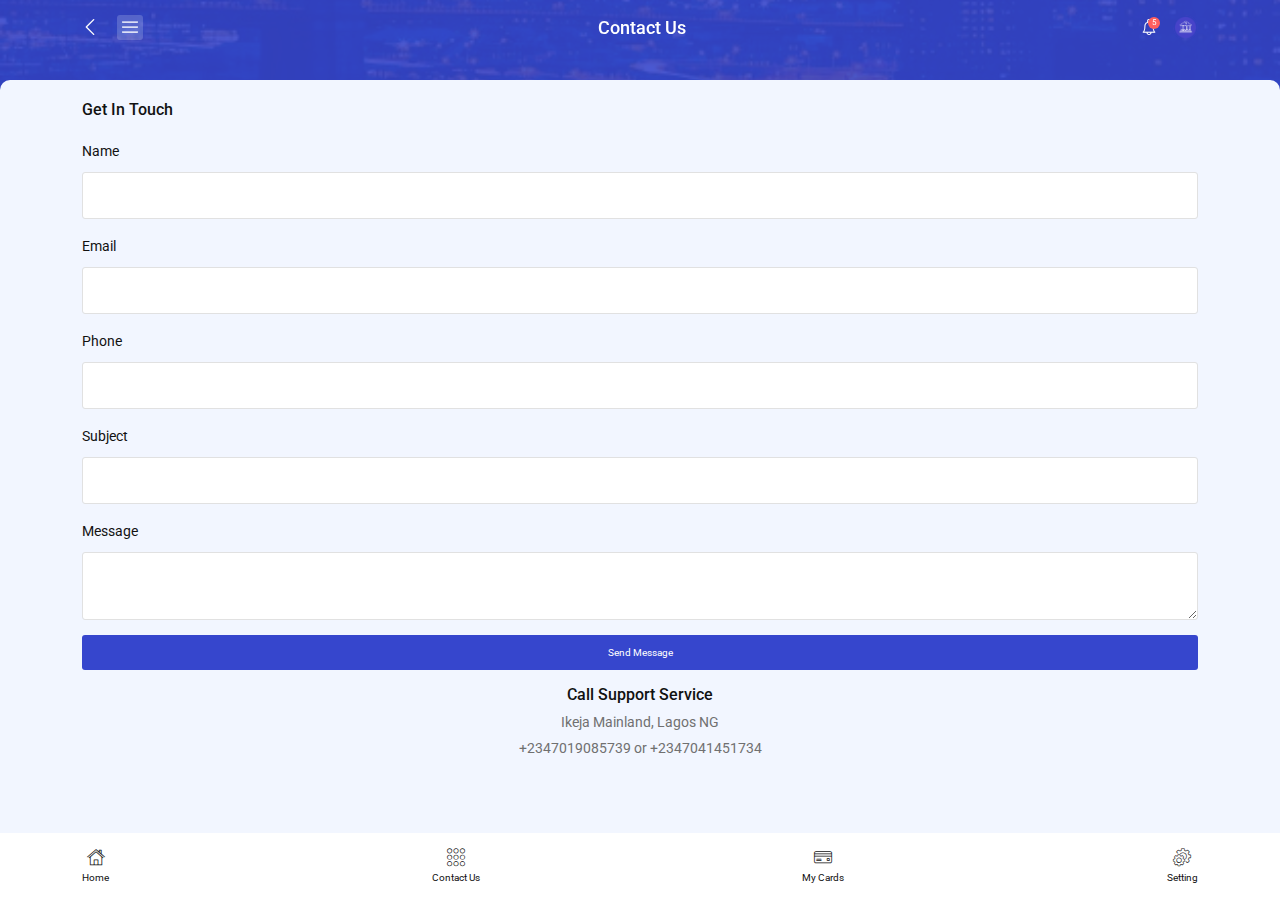
<file: contact-us.html>
<!DOCTYPE html>
<html lang="zxx">
    
<!-- Mirrored from templates.envytheme.com/oban/default/contact-us.html by HTTrack Website Copier/3.x [XR&CO'2014], Thu, 06 Jul 2023 21:21:26 GMT -->
<head>
        <meta charset="utf-8">
        <meta name="description" content="Oban">
        <meta name="keywords" content="HTML,CSS,JavaScript">
        <meta name="author" content="HiBootstrap">
        <meta name="viewport" content="width=device-width, initial-scale=1, shrink-to-fit=no">
        <meta http-equiv="X-UA-Compatible" content="IE=Edge" />
        <title>Earn Reel</title>
        <link rel="icon" href="assets/images/favicon.png" type="image/png" sizes="16x16">

        <!-- bootstrap css -->
        <link rel="stylesheet" href="assets/css/bootstrap.min.css" type="text/css" media="all" />
        <!-- animate css -->
        <link rel="stylesheet" href="assets/css/animate.min.css" type="text/css" media="all" />
        <!-- owl carousel css -->
        <link rel="stylesheet" href="assets/css/owl.carousel.min.css"  type="text/css" media="all" />
        <link rel="stylesheet" href="assets/css/owl.theme.default.min.css"  type="text/css" media="all" />
        <!-- boxicons css -->
        <link rel='stylesheet' href='assets/css/icofont.min.css' type="text/css" media="all" />
        <!-- flaticon css -->
        <link rel='stylesheet' href='assets/css/flaticon.css' type="text/css" media="all" />
        <!-- style css -->
        <link rel="stylesheet" href="assets/css/style.css" type="text/css" media="all" />
        <!-- responsive css -->
        <link rel="stylesheet" href="assets/css/responsive.css" type="text/css" media="all" />
        <!--[if IE]>
            <script src="http://html5shiv.googlecode.com/svn/trunk/html5.js"></script>
        <![endif]-->
    </head>

    <body>
        <!-- Preloader -->
        <div class="preloader">
            <div class="preloader-wrapper">
                <div class="preloader-content">
                    <img src="assets/images/bank-icon-5970.png" alt="logo">
                    <h3>Earn Reel</h3>
                </div>
            </div>
        </div>
        <!-- Preloader -->

        <!-- Header-bg -->
        <div class="header-bg header-bg-1"></div>
        <!-- Header-bg -->

        <!-- Appbar -->
        <div class="fixed-top">
            <div class="appbar-area sticky-black">
                <div class="container">
                    <div class="appbar-container">
                        <div class="appbar-item appbar-actions">
                            <div class="appbar-action-item">
                                <a href="#" class="back-page"><i class="flaticon-left-arrow"></i></a>
                            </div>
                            <div class="appbar-action-item">
                                <a href="#" class="appbar-action-bar" data-bs-toggle="modal" data-bs-target="#sidebarDrawer"><i class="flaticon-menu"></i></a>
                            </div>
                        </div>
                        <div class="appbar-item appbar-page-title">
                            <h3>Contact Us</h3>
                        </div>
                        <div class="appbar-item appbar-options">
                            <div class="appbar-option-item appbar-option-notification">
                                <a href="notifications.html"><i class="flaticon-bell"></i></a>
                                <span class="option-badge">5</span>
                            </div>
                            <div class="appbar-option-item appbar-option-profile">
                                <a href="settings.html"><img src="assets/images/profile.jpg" alt="profile"></a>
                            </div>
                        </div>
                    </div>
                </div>
            </div>
        </div>
        <!-- Appbar -->

        <!-- Body-content -->
        <div class="body-content">
            <div class="container">
                <!-- Page-header -->
                <div class="page-header">
                    <div class="page-header-title page-header-item">
                        <h3>Get In Touch</h3>
                    </div>
                </div>
                <!-- Page-header -->

                <!-- Contact-us-section -->
                <div class="contact-us-section pb-15">
                    <form class="contact-form pb-15" id="contactForm" action="https://formspree.io/f/xbjelena" method="post">
                        <div class="form-group mb-15">
                            <label class="form-label">Name</label>
                            <input type="text" name="name" id="name" class="form-control" required data-error="Please enter your name" />
                            <div class="help-block with-errors"></div>
                        </div>
                        <div class="form-group mb-15">
                            <label class="form-label">Email</label>
                            <input type="email" name="email" id="email" class="form-control" required data-error="Please enter your email" />
                            <div class="help-block with-errors"></div>
                        </div>
                        <div class="form-group mb-15">
                            <label class="form-label">Phone</label>
                            <input type="text" name="phone" id="phone" class="form-control" required data-error="Please enter your contact number" />
                            <div class="help-block with-errors"></div>
                        </div>
                        <div class="form-group mb-15">
                            <label class="form-label">Subject</label>
                            <input type="text" name="subject" id="subject" class="form-control" required data-error="Please enter your subject" />
                            <div class="help-block with-errors"></div>
                        </div>
                        <div class="form-group mb-15">
                            <label class="form-label">Message</label>
                            <textarea name="message" class="form-control" id="message" rows="2"></textarea>
                        </div>
                        <button class="btn main-btn main-btn-lg full-width" type="submit">Send Message</button>
                        <div id="msgSubmit"></div>
                        <div class="clearfix"></div>
                    </form>
                    <div class="contact-info">
                        <h6 style="text-align: center;" > Call Support Service </h6>
                        <p>Ikeja Mainland, Lagos NG</p>
                        <p> +2347019085739 or +2347041451734</p>
                    </div>
                </div>
                <!-- Contact-us-section -->
            </div>
        </div>
        <!-- Body-content -->

        <!-- Navbar -->
        <div class="app-navbar">
            <div class="container">
                <div class="navbar-content ">
                    <div class="navbar-content-item">
                        <a href="home.html">
                            <i class="flaticon-house"></i>
                            Home
                        </a>
                    </div>
                    <div class="navbar-content-item">
                        <a href="contact-us.html">
                            <i class="flaticon-menu-1"></i>
                            Contact Us
                        </a>
                    </div>
                    <div class="navbar-content-item">
                        <a href="my-cards.html">
                            <i class="flaticon-credit-card"></i>
                            My Cards
                        </a>
                    </div>
                    <div class="navbar-content-item">
                        <a href="settings.html">
                            <i class="flaticon-settings"></i>
                            Setting
                        </a>
                    </div>
                </div>
            </div>
        </div>
        <!-- Navbar -->

        <!-- Menu-modal -->
        <div class="modal fade" id="sidebarDrawer" tabindex="-1" aria-labelledby="sidebarDrawer" aria-hidden="true">
            <div class="modal-dialog side-modal-dialog">
                <div class="modal-content">
                    <div class="modal-header sidebar-modal-header">
                        <div class="sidebar-profile-info">
                            <div class="sidebar-profile-thumb">
                                <img src="assets/images/profile.jpg" alt="profile">
                            </div>
                            <div class="sidebar-profile-text">
                                <h3>Brenda Davis</h3>
                                <p><a href="tel:1545-8880">1545 8880</a></p>
                            </div>
                        </div>
                        <button type="button" class="btn-close" data-bs-dismiss="modal" aria-label="Close"></button>
                    </div>
                    <div class="sidebar-profile-wallet">
                        <div class="add-card-info">
                            <p>Your Wallet</p>
                            <h3>$1,450.50</h3>
                        </div>
                    </div>
                    <div class="modal-body">
                        <div class="sidebar-nav">
                            <div class="sidebar-nav-item">
                                <h3>Oban Menu</h3>
                                <ul class="sidebar-nav-list">
                                    <li><a href="index-2.html"><i class="flaticon-house"></i> Home</a></li>
                                    <li><a href="pages.html"><i class="flaticon-invoice"></i> Pages</a></li>
                                    <li><a href="components.html"><i class="flaticon-menu-1"></i> Components</a></li>
                                    <li><a href="my-cards.html"><i class="flaticon-credit-card"></i> My Cards</a></li>
                                    <li><a href="settings.html"><i class="flaticon-settings"></i> Settings</a></li>
                                    <li><a href="contact-us.html" class="active"><i class="flaticon-call-center-agent"></i> Contact Us</a></li>
                                    <li><a href="#"><i class="flaticon-logout"></i> Logout</a></li>
                                </ul>
                            </div>
                        </div>
                    </div>
                </div>
            </div>
        </div>
        <!-- Menu-modal -->

        <!-- Scroll-top -->
        <div class="scroll-top" id="scrolltop">
            <div class="scroll-top-inner">
                <i class="icofont-long-arrow-up"></i>
            </div>
        </div>
        <!-- Scroll-top -->


        <!-- essential js -->
        <script src="assets/js/jquery-3.5.1.min.js"></script>
        <script src="assets/js/bootstrap.bundle.min.js"></script>
        <!-- owl carousel js -->
        <script src="assets/js/owl.carousel.min.js"></script>
        <!-- form ajazchimp js -->
        <script src="assets/js/jquery.ajaxchimp.min.js"></script>
        <!-- form validator js  -->
        <script src="assets/js/form-validator.min.js"></script>
        <!-- contact form js -->
        <script src="assets/js/contact-form-script.js"></script>
        <!-- main js -->
        <script src="assets/js/script.js"></script>
    </body>

<!-- Mirrored from templates.envytheme.com/oban/default/contact-us.html by HTTrack Website Copier/3.x [XR&CO'2014], Thu, 06 Jul 2023 21:21:26 GMT -->
</html>
</file>
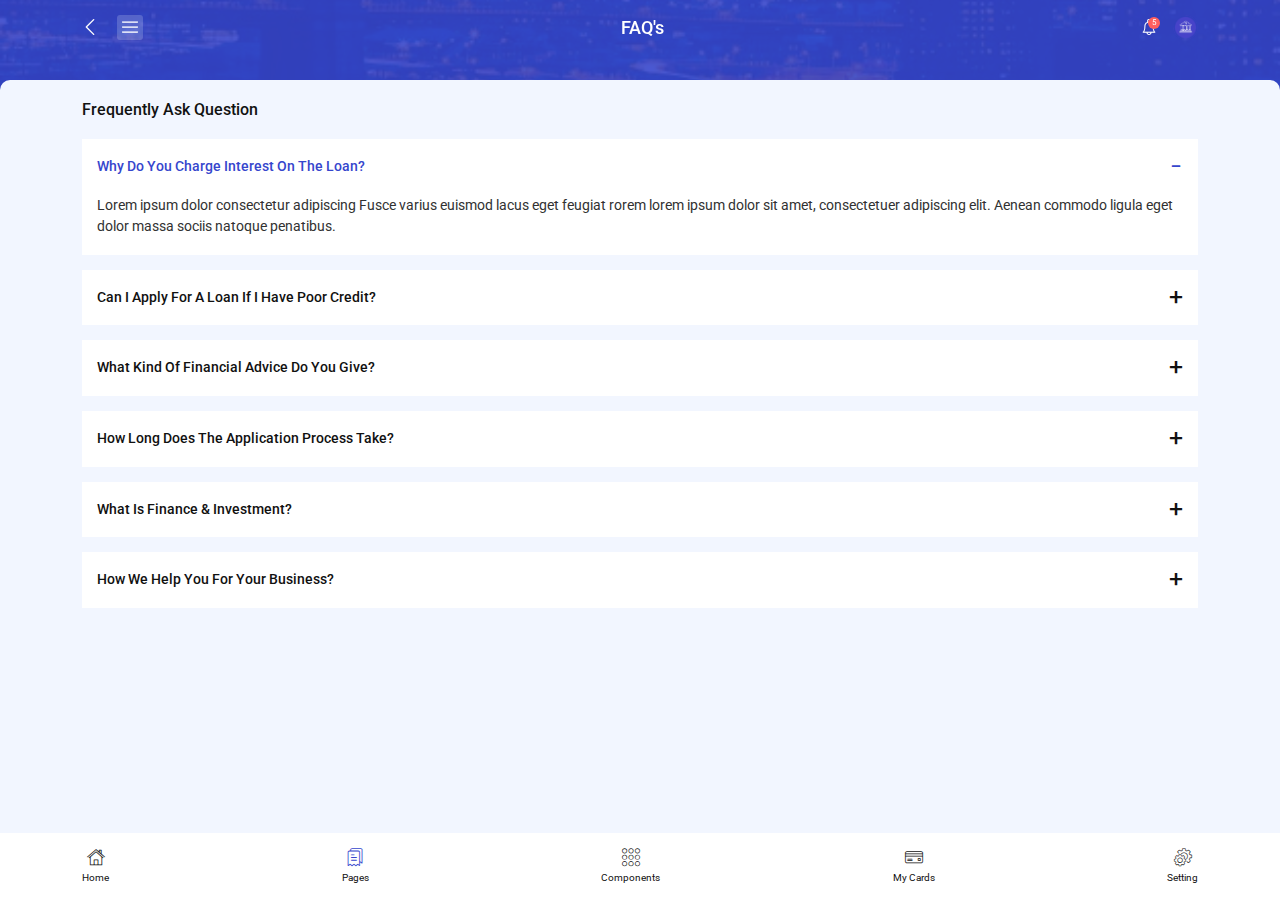
<file: faq's.html>
<!DOCTYPE html>
<html lang="zxx">
    
<!-- Mirrored from templates.envytheme.com/oban/default/faq's.html by HTTrack Website Copier/3.x [XR&CO'2014], Thu, 06 Jul 2023 21:21:30 GMT -->
<head>
        <meta charset="utf-8">
        <meta name="description" content="Oban">
        <meta name="keywords" content="HTML,CSS,JavaScript">
        <meta name="author" content="HiBootstrap">
        <meta name="viewport" content="width=device-width, initial-scale=1, shrink-to-fit=no">
        <meta http-equiv="X-UA-Compatible" content="IE=Edge" />
        <title>Oban - Online Banking & Wallet Mobile HTML Template</title>
        <link rel="icon" href="assets/images/favicon.png" type="image/png" sizes="16x16">

        <!-- bootstrap css -->
        <link rel="stylesheet" href="assets/css/bootstrap.min.css" type="text/css" media="all" />
        <!-- animate css -->
        <link rel="stylesheet" href="assets/css/animate.min.css" type="text/css" media="all" />
        <!-- owl carousel css -->
        <link rel="stylesheet" href="assets/css/owl.carousel.min.css"  type="text/css" media="all" />
        <link rel="stylesheet" href="assets/css/owl.theme.default.min.css"  type="text/css" media="all" />
        <!-- boxicons css -->
        <link rel='stylesheet' href='assets/css/icofont.min.css' type="text/css" media="all" />
        <!-- flaticon css -->
        <link rel='stylesheet' href='assets/css/flaticon.css' type="text/css" media="all" />
        <!-- style css -->
        <link rel="stylesheet" href="assets/css/style.css" type="text/css" media="all" />
        <!-- responsive css -->
        <link rel="stylesheet" href="assets/css/responsive.css" type="text/css" media="all" />
        <!--[if IE]>
            <script src="http://html5shiv.googlecode.com/svn/trunk/html5.js"></script>
        <![endif]-->
    </head>

    <body>
        <!-- Preloader -->
        <div class="preloader">
            <div class="preloader-wrapper">
                <div class="preloader-content">
                    <img src="assets/images/preloader-logo.png" alt="logo">
                    <h3>Online Banking</h3>
                </div>
            </div>
        </div>
        <!-- Preloader -->

        <!-- Header-bg -->
        <div class="header-bg header-bg-1"></div>
        <!-- Header-bg -->

        <!-- Appbar -->
        <div class="fixed-top">
            <div class="appbar-area sticky-black">
                <div class="container">
                    <div class="appbar-container">
                        <div class="appbar-item appbar-actions">
                            <div class="appbar-action-item">
                                <a href="#" class="back-page"><i class="flaticon-left-arrow"></i></a>
                            </div>
                            <div class="appbar-action-item">
                                <a href="#" class="appbar-action-bar" data-bs-toggle="modal" data-bs-target="#sidebarDrawer"><i class="flaticon-menu"></i></a>
                            </div>
                        </div>
                        <div class="appbar-item appbar-page-title">
                            <h3>FAQ's</h3>
                        </div>
                        <div class="appbar-item appbar-options">
                            <div class="appbar-option-item appbar-option-notification">
                                <a href="notifications.html"><i class="flaticon-bell"></i></a>
                                <span class="option-badge">5</span>
                            </div>
                            <div class="appbar-option-item appbar-option-profile">
                                <a href="settings.html"><img src="assets/images/profile.jpg" alt="profile"></a>
                            </div>
                        </div>
                    </div>
                </div>
            </div>
        </div>
        <!-- Appbar -->

        <!-- Body-content -->
        <div class="body-content">
            <div class="container">
                <!-- Page-header -->
                <div class="page-header">
                    <div class="page-header-title page-header-item">
                        <h3>Frequently Ask Question</h3>
                    </div>
                </div>
                <!-- Page-header -->

                <!-- Faq-section -->
                <div class="faq-section pb-15">
                    <div class="accordion" id="accordionParent">
                        <div class="accordion-item">
                            <h2 class="accordion-header" id="headingOne">
                                <button class="accordion-button" type="button" data-bs-toggle="collapse" data-bs-target="#collapseOne" aria-expanded="true" aria-controls="collapseOne">Why Do You Charge Interest On The Loan?</button>
                            </h2>
                            <div id="collapseOne" class="accordion-collapse collapse show" aria-labelledby="headingOne" data-bs-parent="#accordionParent">
                                <div class="accordion-body">Lorem ipsum dolor consectetur adipiscing Fusce varius euismod lacus eget feugiat rorem lorem 
                                    ipsum dolor sit amet, consectetuer adipiscing elit. Aenean commodo ligula eget dolor massa sociis natoque penatibus.</div>
                            </div>
                        </div>
                        <div class="accordion-item">
                            <h2 class="accordion-header" id="headingTwo">
                                <button class="accordion-button collapsed" type="button" data-bs-toggle="collapse" data-bs-target="#collapseTwo" aria-expanded="true" aria-controls="collapseTwo">Can I Apply For A Loan If I Have Poor Credit?</button>
                            </h2>
                            <div id="collapseTwo" class="accordion-collapse collapse" aria-labelledby="headingTwo" data-bs-parent="#accordionParent">
                                <div class="accordion-body">Lorem ipsum dolor consectetur adipiscing Fusce varius euismod lacus eget feugiat rorem lorem 
                                    ipsum dolor sit amet, consectetuer adipiscing elit. Aenean commodo ligula eget dolor massa sociis natoque penatibus.</div>
                            </div>
                        </div>
                        <div class="accordion-item">
                            <h2 class="accordion-header" id="headingThree">
                                <button class="accordion-button collapsed" type="button" data-bs-toggle="collapse" data-bs-target="#collapseThree" aria-expanded="true" aria-controls="collapseThree">What Kind Of Financial Advice Do You Give?</button>
                            </h2>
                            <div id="collapseThree" class="accordion-collapse collapse" aria-labelledby="headingThree" data-bs-parent="#accordionParent">
                                <div class="accordion-body">Lorem ipsum dolor consectetur adipiscing Fusce varius euismod lacus eget feugiat rorem lorem 
                                    ipsum dolor sit amet, consectetuer adipiscing elit. Aenean commodo ligula eget dolor massa sociis natoque penatibus.</div>
                            </div>
                        </div>
                        <div class="accordion-item">
                            <h2 class="accordion-header" id="headingFour">
                                <button class="accordion-button collapsed" type="button" data-bs-toggle="collapse" data-bs-target="#collapseFour" aria-expanded="true" aria-controls="collapseFour">How Long Does The Application Process Take?</button>
                            </h2>
                            <div id="collapseFour" class="accordion-collapse collapse" aria-labelledby="headingFour" data-bs-parent="#accordionParent">
                                <div class="accordion-body">Lorem ipsum dolor consectetur adipiscing Fusce varius euismod lacus eget feugiat rorem lorem 
                                    ipsum dolor sit amet, consectetuer adipiscing elit. Aenean commodo ligula eget dolor massa sociis natoque penatibus.</div>
                            </div>
                        </div>
                        <div class="accordion-item">
                            <h2 class="accordion-header" id="headingFive">
                                <button class="accordion-button collapsed" type="button" data-bs-toggle="collapse" data-bs-target="#collapseFive" aria-expanded="true" aria-controls="collapseFive">What Is Finance & Investment?</button>
                            </h2>
                            <div id="collapseFive" class="accordion-collapse collapse" aria-labelledby="headingFive" data-bs-parent="#accordionParent">
                                <div class="accordion-body">Lorem ipsum dolor consectetur adipiscing Fusce varius euismod lacus eget feugiat rorem lorem 
                                    ipsum dolor sit amet, consectetuer adipiscing elit. Aenean commodo ligula eget dolor massa sociis natoque penatibus.</div>
                            </div>
                        </div>
                        <div class="accordion-item">
                            <h2 class="accordion-header" id="headingSix">
                                <button class="accordion-button collapsed" type="button" data-bs-toggle="collapse" data-bs-target="#collapseSix" aria-expanded="true" aria-controls="collapseSix">How We Help You For Your Business?</button>
                            </h2>
                            <div id="collapseSix" class="accordion-collapse collapse" aria-labelledby="headingSix" data-bs-parent="#accordionParent">
                                <div class="accordion-body">Lorem ipsum dolor consectetur adipiscing Fusce varius euismod lacus eget feugiat rorem lorem 
                                    ipsum dolor sit amet, consectetuer adipiscing elit. Aenean commodo ligula eget dolor massa sociis natoque penatibus.</div>
                            </div>
                        </div>
                    </div>
                </div>
                <!-- Faq-section -->
            </div>
        </div>
        <!-- Body-content -->

        <!-- Navbar -->
        <div class="app-navbar">
            <div class="container">
                <div class="navbar-content ">
                    <div class="navbar-content-item">
                        <a href="index-2.html">
                            <i class="flaticon-house"></i>
                            Home
                        </a>
                    </div>
                    <div class="navbar-content-item">
                        <a href="pages.html" class="active">
                            <i class="flaticon-invoice"></i>
                            Pages
                        </a>
                    </div>
                    <div class="navbar-content-item">
                        <a href="components.html">
                            <i class="flaticon-menu-1"></i>
                            Components
                        </a>
                    </div>
                    <div class="navbar-content-item">
                        <a href="my-cards.html">
                            <i class="flaticon-credit-card"></i>
                            My Cards
                        </a>
                    </div>
                    <div class="navbar-content-item">
                        <a href="settings.html">
                            <i class="flaticon-settings"></i>
                            Setting
                        </a>
                    </div>
                </div>
            </div>
        </div>
        <!-- Navbar -->

        <!-- Menu-modal -->
        <div class="modal fade" id="sidebarDrawer" tabindex="-1" aria-labelledby="sidebarDrawer" aria-hidden="true">
            <div class="modal-dialog side-modal-dialog">
                <div class="modal-content">
                    <div class="modal-header sidebar-modal-header">
                        <div class="sidebar-profile-info">
                            <div class="sidebar-profile-thumb">
                                <img src="assets/images/profile.jpg" alt="profile">
                            </div>
                            <div class="sidebar-profile-text">
                                <h3>Brenda Davis</h3>
                                <p><a href="tel:1545-8880">1545 8880</a></p>
                            </div>
                        </div>
                        <button type="button" class="btn-close" data-bs-dismiss="modal" aria-label="Close"></button>
                    </div>
                    <div class="sidebar-profile-wallet">
                        <div class="add-card-info">
                            <p>Your Wallet</p>
                            <h3>$1,450.50</h3>
                        </div>
                    </div>
                    <div class="modal-body">
                        <div class="sidebar-nav">
                            <div class="sidebar-nav-item">
                                <h3>Oban Menu</h3>
                                <ul class="sidebar-nav-list">
                                    <li><a href="index-2.html"><i class="flaticon-house"></i> Home</a></li>
                                    <li><a href="pages.html" class="active"><i class="flaticon-invoice"></i> Pages</a></li>
                                    <li><a href="components.html"><i class="flaticon-menu-1"></i> Components</a></li>
                                    <li><a href="my-cards.html"><i class="flaticon-credit-card"></i> My Cards</a></li>
                                    <li><a href="settings.html"><i class="flaticon-settings"></i> Settings</a></li>
                                    <li><a href="contact-us.html"><i class="flaticon-call-center-agent"></i> Contact Us</a></li>
                                    <li><a href="#"><i class="flaticon-logout"></i> Logout</a></li>
                                </ul>
                            </div>
                        </div>
                    </div>
                </div>
            </div>
        </div>
        <!-- Menu-modal -->

        <!-- Scroll-top -->
        <div class="scroll-top" id="scrolltop">
            <div class="scroll-top-inner">
                <i class="icofont-long-arrow-up"></i>
            </div>
        </div>
        <!-- Scroll-top -->


        <!-- essential js -->
        <script src="assets/js/jquery-3.5.1.min.js"></script>
        <script src="assets/js/bootstrap.bundle.min.js"></script>
        <!-- owl carousel js -->
        <script src="assets/js/owl.carousel.min.js"></script>
        <!-- form ajazchimp js -->
        <script src="assets/js/jquery.ajaxchimp.min.js"></script>
        <!-- form validator js  -->
        <script src="assets/js/form-validator.min.js"></script>
        <!-- contact form js -->
        <script src="assets/js/contact-form-script.js"></script>
        <!-- main js -->
        <script src="assets/js/script.js"></script>
    </body>

<!-- Mirrored from templates.envytheme.com/oban/default/faq's.html by HTTrack Website Copier/3.x [XR&CO'2014], Thu, 06 Jul 2023 21:21:30 GMT -->
</html>
</file>
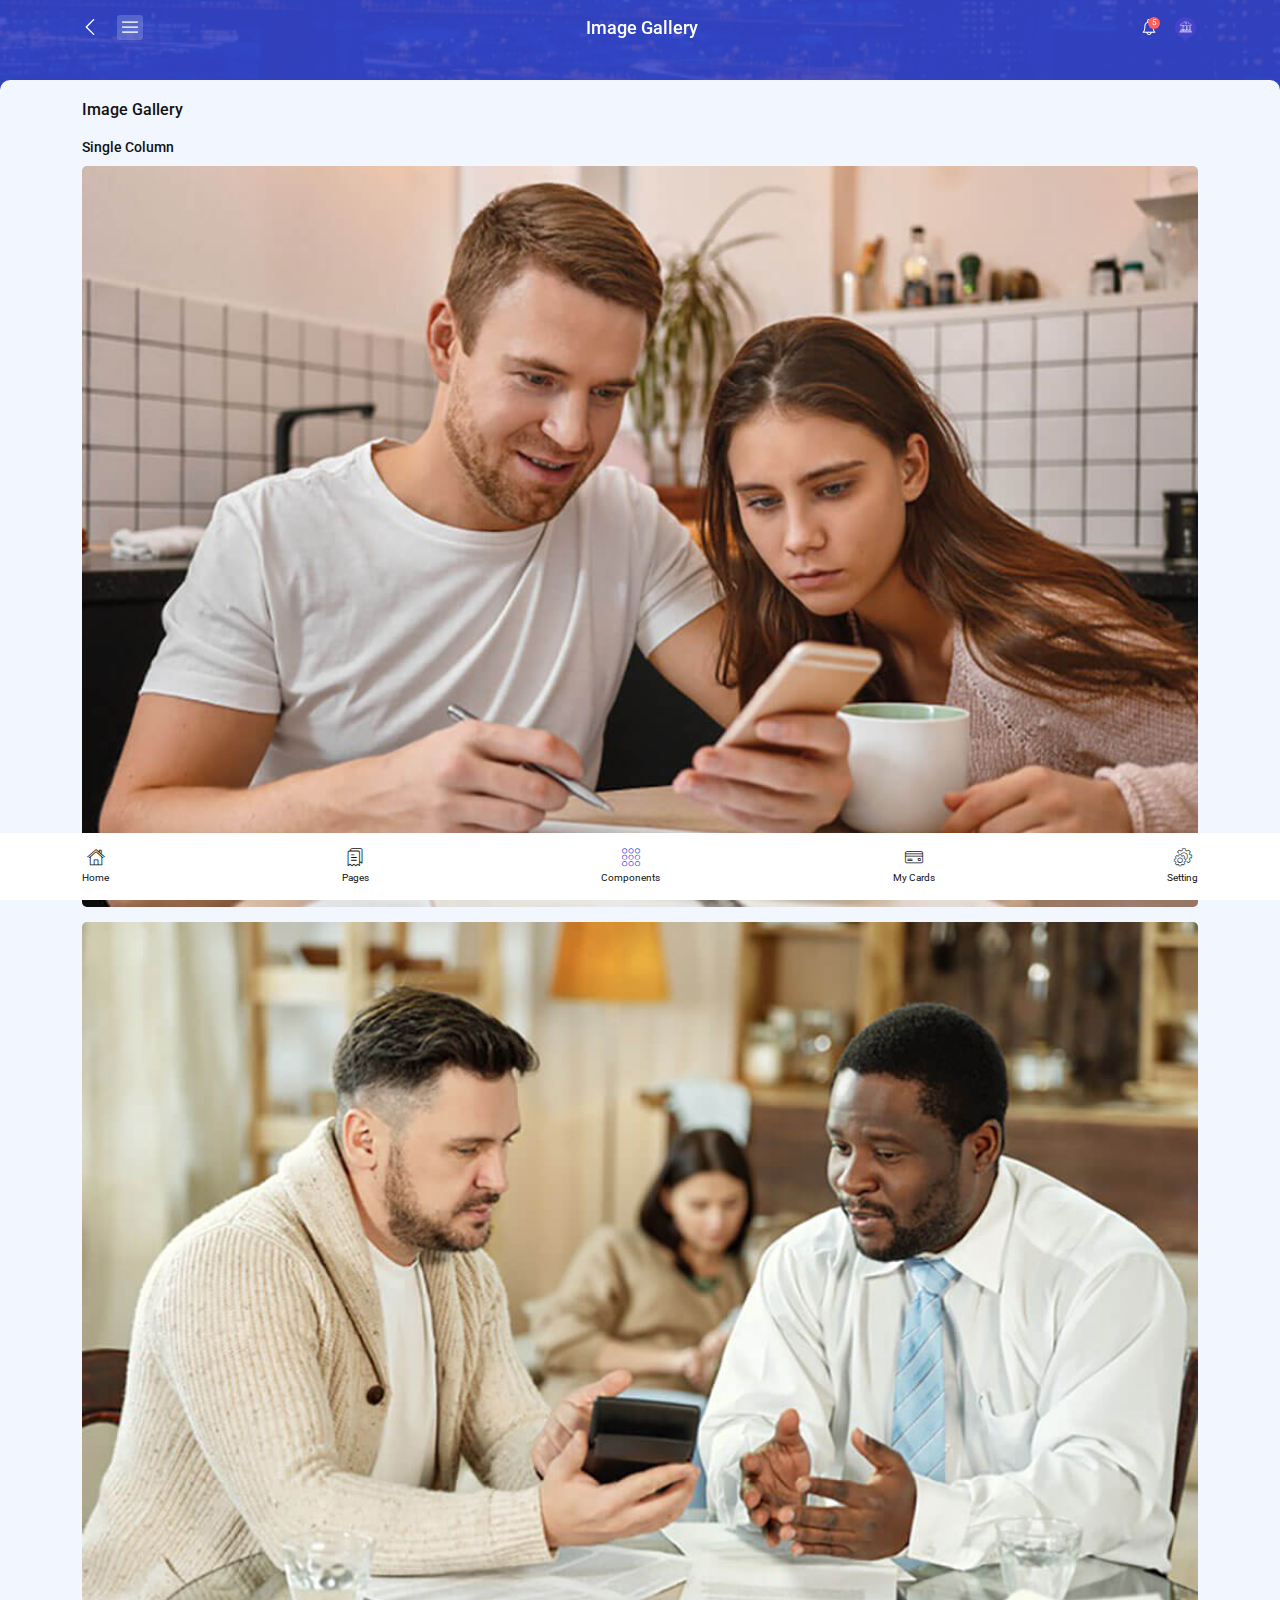
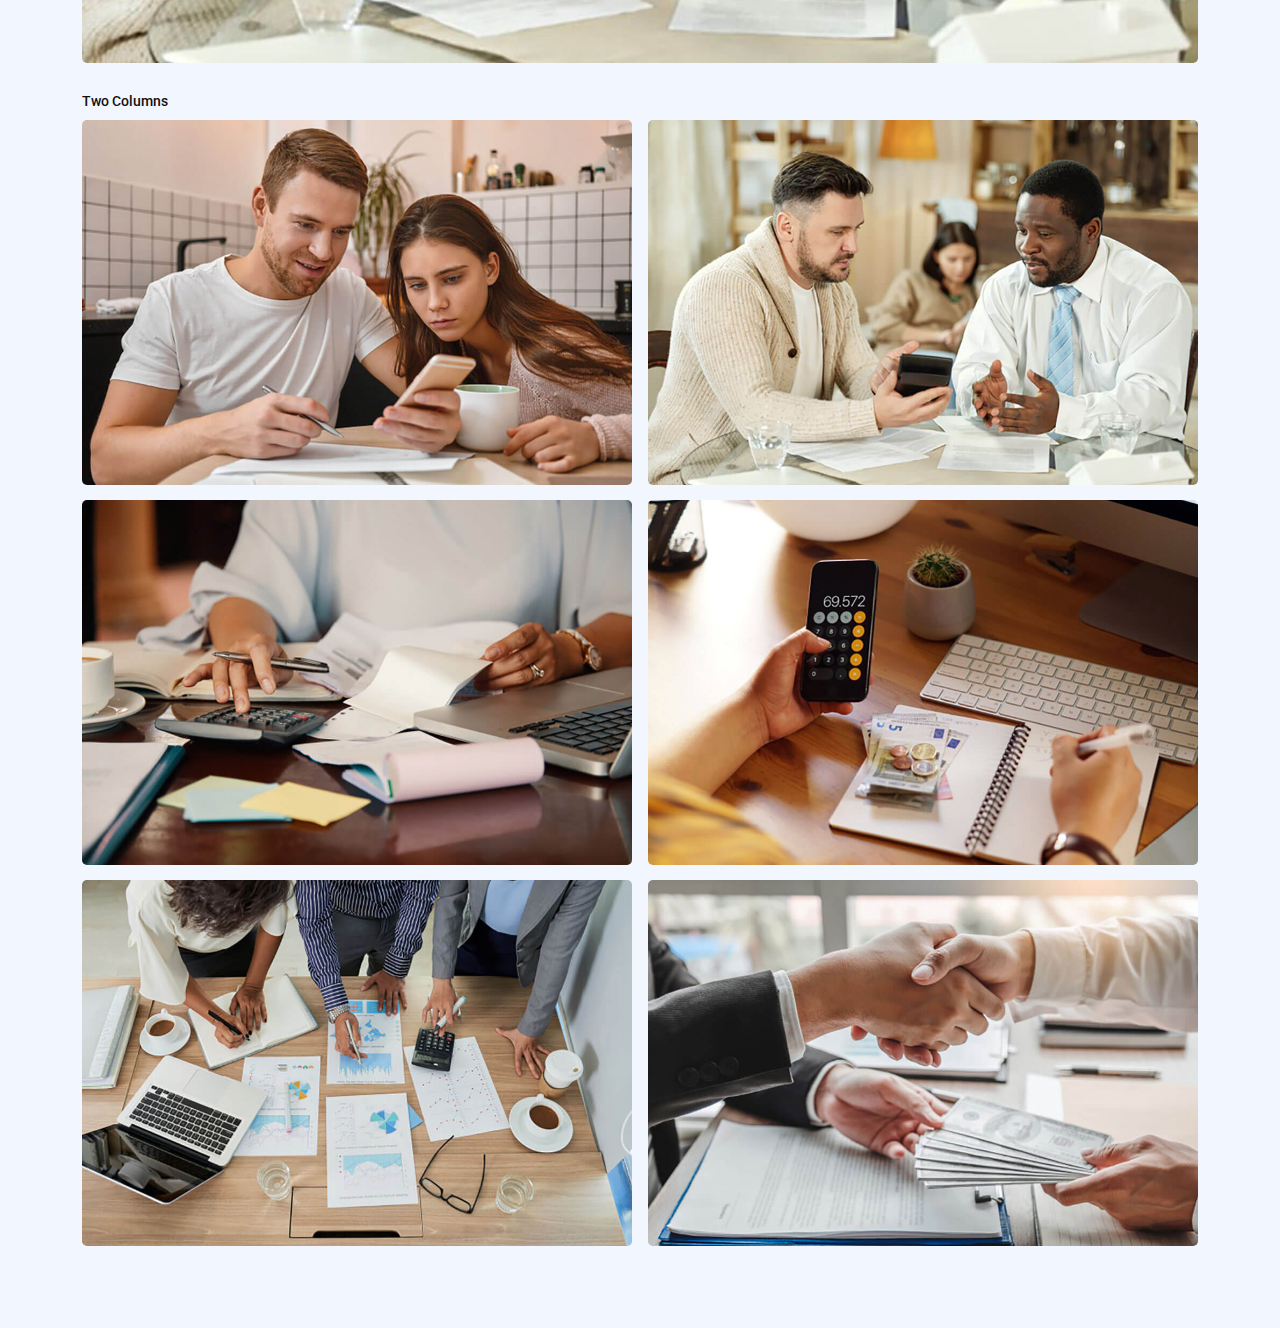
<file: image-gallery.html>
<!DOCTYPE html>
<html lang="zxx">
    
<!-- Mirrored from templates.envytheme.com/oban/default/image-gallery.html by HTTrack Website Copier/3.x [XR&CO'2014], Thu, 06 Jul 2023 21:21:34 GMT -->
<head>
        <meta charset="utf-8">
        <meta name="description" content="Oban">
        <meta name="keywords" content="HTML,CSS,JavaScript">
        <meta name="author" content="HiBootstrap">
        <meta name="viewport" content="width=device-width, initial-scale=1, shrink-to-fit=no">
        <meta http-equiv="X-UA-Compatible" content="IE=Edge" />
        <title>Oban - Online Banking & Wallet Mobile HTML Template</title>
        <link rel="icon" href="assets/images/favicon.png" type="image/png" sizes="16x16">

        <!-- bootstrap css -->
        <link rel="stylesheet" href="assets/css/bootstrap.min.css" type="text/css" media="all" />
        <!-- animate css -->
        <link rel="stylesheet" href="assets/css/animate.min.css" type="text/css" media="all" />
        <!-- owl carousel css -->
        <link rel="stylesheet" href="assets/css/owl.carousel.min.css"  type="text/css" media="all" />
        <link rel="stylesheet" href="assets/css/owl.theme.default.min.css"  type="text/css" media="all" />
        <!-- boxicons css -->
        <link rel='stylesheet' href='assets/css/icofont.min.css' type="text/css" media="all" />
        <!-- flaticon css -->
        <link rel='stylesheet' href='assets/css/flaticon.css' type="text/css" media="all" />
        <!-- style css -->
        <link rel="stylesheet" href="assets/css/style.css" type="text/css" media="all" />
        <!-- responsive css -->
        <link rel="stylesheet" href="assets/css/responsive.css" type="text/css" media="all" />
        <!--[if IE]>
            <script src="http://html5shiv.googlecode.com/svn/trunk/html5.js"></script>
        <![endif]-->
    </head>

    <body>
        <!-- Preloader -->
        <div class="preloader">
            <div class="preloader-wrapper">
                <div class="preloader-content">
                    <img src="assets/images/preloader-logo.png" alt="logo">
                    <h3>Online Banking</h3>
                </div>
            </div>
        </div>
        <!-- Preloader -->

        <!-- Header-bg -->
        <div class="header-bg header-bg-1"></div>
        <!-- Header-bg -->

        <!-- Appbar -->
        <div class="fixed-top">
            <div class="appbar-area sticky-black">
                <div class="container">
                    <div class="appbar-container">
                        <div class="appbar-item appbar-actions">
                            <div class="appbar-action-item">
                                <a href="#" class="back-page"><i class="flaticon-left-arrow"></i></a>
                            </div>
                            <div class="appbar-action-item">
                                <a href="#" class="appbar-action-bar" data-bs-toggle="modal" data-bs-target="#sidebarDrawer"><i class="flaticon-menu"></i></a>
                            </div>
                        </div>
                        <div class="appbar-item appbar-page-title">
                            <h3>Image Gallery</h3>
                        </div>
                        <div class="appbar-item appbar-options">
                            <div class="appbar-option-item appbar-option-notification">
                                <a href="notifications.html"><i class="flaticon-bell"></i></a>
                                <span class="option-badge">5</span>
                            </div>
                            <div class="appbar-option-item appbar-option-profile">
                                <a href="settings.html"><img src="assets/images/profile.jpg" alt="profile"></a>
                            </div>
                        </div>
                    </div>
                </div>
            </div>
        </div>
        <!-- Appbar -->

        <!-- Body-content -->
        <div class="body-content">
            <div class="container">
                <!-- Page-header -->
                <div class="page-header">
                    <div class="page-header-title page-header-item">
                        <h3>Image Gallery</h3>
                    </div>
                </div>
                <!-- Page-header -->

                <!-- Image-gallery-section -->
                <div class="image-gallery-section">
                    <div class="row gx-3 mb-15">
                        <div class="col">
                            <h3 class="block-text mb-10">Single Column</h3>
                            <div class="image-gallery">
                                <div class="row gx-3">
                                    <div class="col-12 pb-15">
                                        <a href="#">
                                            <img src="assets/images/image-gallery/image-1.jpg" alt="image">
                                        </a>
                                    </div>
                                    <div class="col-12 pb-15">
                                        <a href="#">
                                            <img src="assets/images/image-gallery/image-2.jpg" alt="image">
                                        </a>
                                    </div>
                                </div>
                            </div>
                        </div>
                    </div>
                    <div class="row gx-3">
                        <div class="col">
                            <h3 class="block-text mb-10">Two Columns</h3>
                            <div class="image-gallery">
                                <div class="row gx-3">
                                    <div class="col-6 pb-15">
                                        <a href="#">
                                            <img src="assets/images/image-gallery/image-1.jpg" alt="image">
                                        </a>
                                    </div>
                                    <div class="col-6 pb-15">
                                        <a href="#">
                                            <img src="assets/images/image-gallery/image-2.jpg" alt="image">
                                        </a>
                                    </div>
                                    <div class="col-6 pb-15">
                                        <a href="#">
                                            <img src="assets/images/image-gallery/image-3.jpg" alt="image">
                                        </a>
                                    </div>
                                    <div class="col-6 pb-15">
                                        <a href="#">
                                            <img src="assets/images/image-gallery/image-4.jpg" alt="image">
                                        </a>
                                    </div>
                                    <div class="col-6 pb-15">
                                        <a href="#">
                                            <img src="assets/images/image-gallery/image-5.jpg" alt="image">
                                        </a>
                                    </div>
                                    <div class="col-6 pb-15">
                                        <a href="#">
                                            <img src="assets/images/image-gallery/image-6.jpg" alt="image">
                                        </a>
                                    </div>
                                </div>
                            </div>
                        </div>
                    </div>
                </div>
                <!-- Image-gallery-section -->
            </div>
        </div>
        <!-- Body-content -->

        <!-- Navbar -->
        <div class="app-navbar">
            <div class="container">
                <div class="navbar-content ">
                    <div class="navbar-content-item">
                        <a href="index-2.html">
                            <i class="flaticon-house"></i>
                            Home
                        </a>
                    </div>
                    <div class="navbar-content-item">
                        <a href="pages.html">
                            <i class="flaticon-invoice"></i>
                            Pages
                        </a>
                    </div>
                    <div class="navbar-content-item">
                        <a href="components.html" class="active">
                            <i class="flaticon-menu-1"></i>
                            Components
                        </a>
                    </div>
                    <div class="navbar-content-item">
                        <a href="my-cards.html">
                            <i class="flaticon-credit-card"></i>
                            My Cards
                        </a>
                    </div>
                    <div class="navbar-content-item">
                        <a href="settings.html">
                            <i class="flaticon-settings"></i>
                            Setting
                        </a>
                    </div>
                </div>
            </div>
        </div>
        <!-- Navbar -->

        <!-- Menu-modal -->
        <div class="modal fade" id="sidebarDrawer" tabindex="-1" aria-labelledby="sidebarDrawer" aria-hidden="true">
            <div class="modal-dialog side-modal-dialog">
                <div class="modal-content">
                    <div class="modal-header sidebar-modal-header">
                        <div class="sidebar-profile-info">
                            <div class="sidebar-profile-thumb">
                                <img src="assets/images/profile.jpg" alt="profile">
                            </div>
                            <div class="sidebar-profile-text">
                                <h3>Brenda Davis</h3>
                                <p><a href="tel:1545-8880">1545 8880</a></p>
                            </div>
                        </div>
                        <button type="button" class="btn-close" data-bs-dismiss="modal" aria-label="Close"></button>
                    </div>
                    <div class="sidebar-profile-wallet">
                        <div class="add-card-info">
                            <p>Your Wallet</p>
                            <h3>$1,450.50</h3>
                        </div>
                    </div>
                    <div class="modal-body">
                        <div class="sidebar-nav">
                            <div class="sidebar-nav-item">
                                <h3>Oban Menu</h3>
                                <ul class="sidebar-nav-list">
                                    <li><a href="index-2.html"><i class="flaticon-house"></i> Home</a></li>
                                    <li><a href="pages.html"><i class="flaticon-invoice"></i> Pages</a></li>
                                    <li><a href="components.html" class="active"><i class="flaticon-menu-1"></i> Components</a></li>
                                    <li><a href="my-cards.html"><i class="flaticon-credit-card"></i> My Cards</a></li>
                                    <li><a href="settings.html"><i class="flaticon-settings"></i> Settings</a></li>
                                    <li><a href="contact-us.html"><i class="flaticon-call-center-agent"></i> Contact Us</a></li>
                                    <li><a href="#"><i class="flaticon-logout"></i> Logout</a></li>
                                </ul>
                            </div>
                        </div>
                    </div>
                </div>
            </div>
        </div>
        <!-- Menu-modal -->

        <!-- Scroll-top -->
        <div class="scroll-top" id="scrolltop">
            <div class="scroll-top-inner">
                <i class="icofont-long-arrow-up"></i>
            </div>
        </div>
        <!-- Scroll-top -->


        <!-- essential js -->
        <script src="assets/js/jquery-3.5.1.min.js"></script>
        <script src="assets/js/bootstrap.bundle.min.js"></script>
        <!-- owl carousel js -->
        <script src="assets/js/owl.carousel.min.js"></script>
        <!-- form ajazchimp js -->
        <script src="assets/js/jquery.ajaxchimp.min.js"></script>
        <!-- form validator js  -->
        <script src="assets/js/form-validator.min.js"></script>
        <!-- contact form js -->
        <script src="assets/js/contact-form-script.js"></script>
        <!-- main js -->
        <script src="assets/js/script.js"></script>
    </body>

<!-- Mirrored from templates.envytheme.com/oban/default/image-gallery.html by HTTrack Website Copier/3.x [XR&CO'2014], Thu, 06 Jul 2023 21:21:42 GMT -->
</html>
</file>
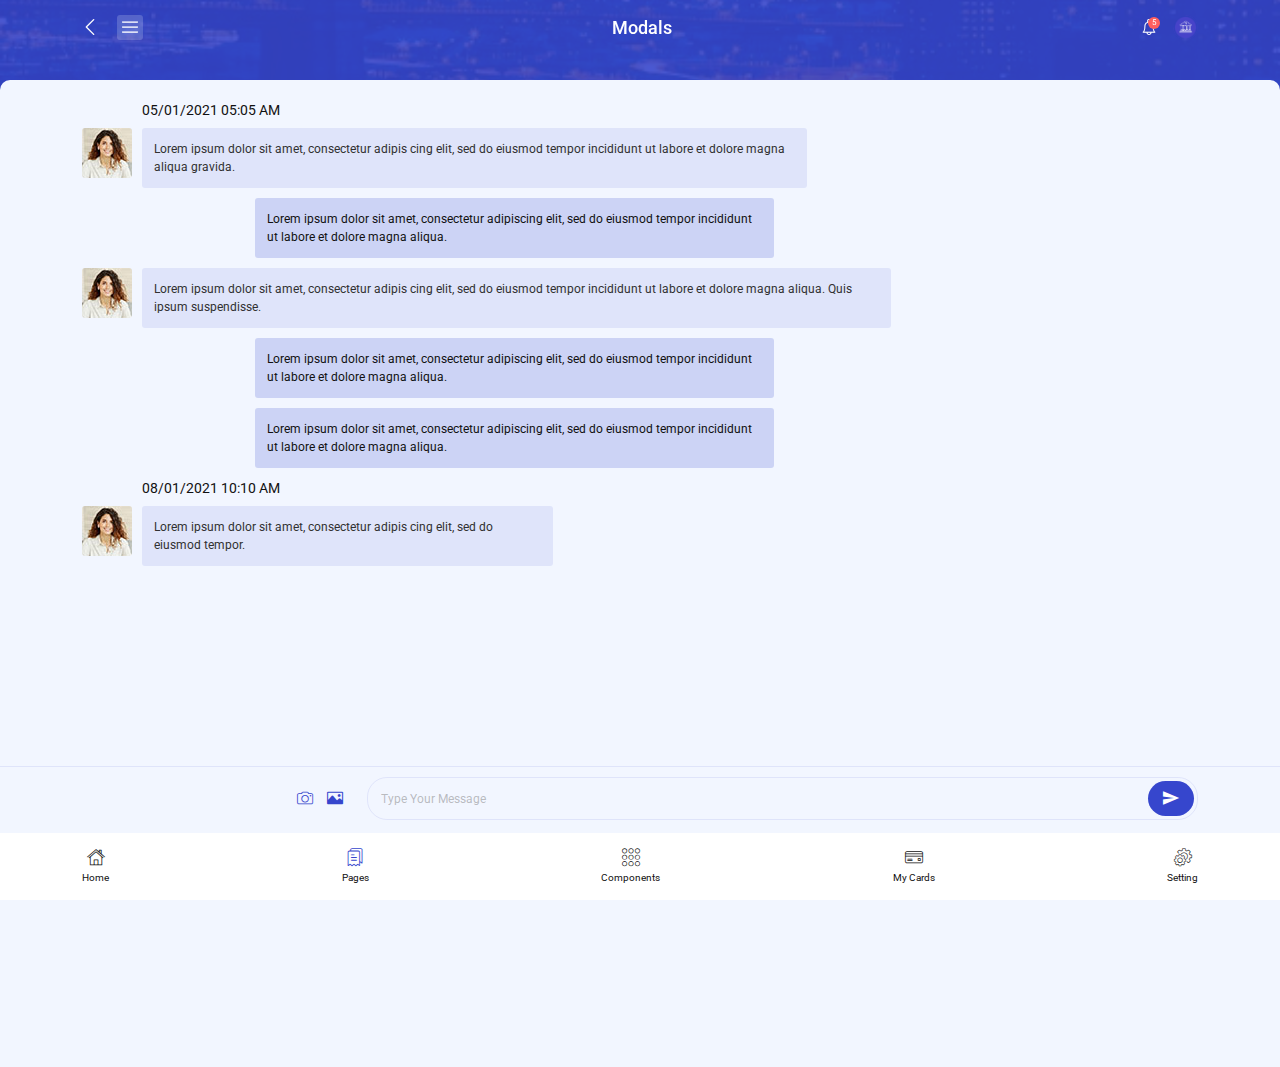
<file: message.html>
<!DOCTYPE html>
<html lang="zxx" class="overflow-hidden">
    
<!-- Mirrored from templates.envytheme.com/oban/default/message.html by HTTrack Website Copier/3.x [XR&CO'2014], Thu, 06 Jul 2023 21:21:26 GMT -->
<head>
        <meta charset="utf-8">
        <meta name="description" content="Oban">
        <meta name="keywords" content="HTML,CSS,JavaScript">
        <meta name="author" content="HiBootstrap">
        <meta name="viewport" content="width=device-width, initial-scale=1, shrink-to-fit=no">
        <meta http-equiv="X-UA-Compatible" content="IE=Edge" />
        <title>Oban - Online Banking & Wallet Mobile HTML Template</title>
        <link rel="icon" href="assets/images/favicon.png" type="image/png" sizes="16x16">

        <!-- bootstrap css -->
        <link rel="stylesheet" href="assets/css/bootstrap.min.css" type="text/css" media="all" />
        <!-- animate css -->
        <link rel="stylesheet" href="assets/css/animate.min.css" type="text/css" media="all" />
        <!-- owl carousel css -->
        <link rel="stylesheet" href="assets/css/owl.carousel.min.css"  type="text/css" media="all" />
        <link rel="stylesheet" href="assets/css/owl.theme.default.min.css"  type="text/css" media="all" />
        <!-- boxicons css -->
        <link rel='stylesheet' href='assets/css/icofont.min.css' type="text/css" media="all" />
        <!-- flaticon css -->
        <link rel='stylesheet' href='assets/css/flaticon.css' type="text/css" media="all" />
        <!-- style css -->
        <link rel="stylesheet" href="assets/css/style.css" type="text/css" media="all" />
        <!-- responsive css -->
        <link rel="stylesheet" href="assets/css/responsive.css" type="text/css" media="all" />
        <!--[if IE]>
            <script src="http://html5shiv.googlecode.com/svn/trunk/html5.js"></script>
        <![endif]-->
    </head>

    <body>
        <!-- Preloader -->
        <div class="preloader">
            <div class="preloader-wrapper">
                <div class="preloader-content">
                    <img src="assets/images/preloader-logo.png" alt="logo">
                    <h3>Online Banking</h3>
                </div>
            </div>
        </div>
        <!-- Preloader -->

        <!-- Header-bg -->
        <div class="header-bg header-bg-1"></div>
        <!-- Header-bg -->

        <!-- Appbar -->
        <div class="fixed-top">
            <div class="appbar-area sticky-black">
                <div class="container">
                    <div class="appbar-container">
                        <div class="appbar-item appbar-actions">
                            <div class="appbar-action-item">
                                <a href="#" class="back-page"><i class="flaticon-left-arrow"></i></a>
                            </div>
                            <div class="appbar-action-item">
                                <a href="#" class="appbar-action-bar" data-bs-toggle="modal" data-bs-target="#sidebarDrawer"><i class="flaticon-menu"></i></a>
                            </div>
                        </div>
                        <div class="appbar-item appbar-page-title">
                            <h3>Modals</h3>
                        </div>
                        <div class="appbar-item appbar-options">
                            <div class="appbar-option-item appbar-option-notification">
                                <a href="notifications.html"><i class="flaticon-bell"></i></a>
                                <span class="option-badge">5</span>
                            </div>
                            <div class="appbar-option-item appbar-option-profile">
                                <a href="settings.html"><img src="assets/images/profile.jpg" alt="profile"></a>
                            </div>
                        </div>
                    </div>
                </div>
            </div>
        </div>
        <!-- Appbar -->

        <!-- Body-content -->
        <div class="body-content">
            <!-- Inbox -->
            <div class="message-full-area">
                <!-- Inbox-area -->
                <div class="inbox-area">
                    <div class="container">
                        <div class="inbox-area-item inbox-area-item-sender"> <!-- "inbox-area-item" class is used for the coversation which is started from a time. "inbox-area-item-sender" class is used for the sender message. -->
                            <div class="message-time">05/01/2021 05:05 AM</div> <!-- "message-time" class is used for the time that the message has been sent or received. -->
                            <div class="inbox-message-item"> <!-- "inbox-message-item" class is used for individual message. -->
                                <div class="inbox-message-thumb">
                                    <img src="assets/images/user-1.jpg" alt="user">
                                </div>
                                <div class="inbox-message-text-item">
                                    <div class="inbox-message-text">
                                        Lorem ipsum dolor sit amet, consectetur adipis cing elit, sed do eiusmod tempor incididunt ut labore et dolore magna aliqua gravida.
                                    </div>
                                </div>
                            </div>
                        </div>
                        <div class="inbox-area-item inbox-area-item-me"> <!-- "inbox-area-item" class is used for the coversation which is started from a time. "inbox-area-item-me" class is used for the self message. -->
                            <div class="inbox-message-item"> <!-- "inbox-message-item" class is used for individual message. -->
                                <div class="inbox-message-text-item">
                                    <div class="inbox-message-text">
                                        Lorem ipsum dolor sit amet, consectetur adipiscing elit, sed do eiusmod tempor incididunt ut labore et dolore magna aliqua.
                                    </div>
                                </div>
                            </div>
                        </div>
                        <div class="inbox-area-item inbox-area-item-sender"> <!-- "inbox-area-item" class is used for the coversation which is started from a time. "inbox-area-item-sender" class is used for the sender message. -->
                            <div class="inbox-message-item"> <!-- "inbox-message-item" class is used for individual message. -->
                                <div class="inbox-message-thumb">
                                    <img src="assets/images/user-1.jpg" alt="user">
                                </div>
                                <div class="inbox-message-text-item">
                                    <div class="inbox-message-text">
                                        Lorem ipsum dolor sit amet, consectetur adipis cing elit, sed do eiusmod tempor incididunt ut labore et dolore magna aliqua. Quis ipsum suspendisse.
                                    </div>
                                </div>
                            </div>
                        </div>
                        <div class="inbox-area-item inbox-area-item-me"> <!-- "inbox-area-item" class is used for the coversation which is started from a time. "inbox-area-item-me" class is used for the self message. -->
                            <div class="inbox-message-item"> <!-- "inbox-message-item" class is used for individual message. -->
                                <div class="inbox-message-text-item">
                                    <div class="inbox-message-text">
                                        Lorem ipsum dolor sit amet, consectetur adipiscing elit, sed do eiusmod tempor incididunt ut labore et dolore magna aliqua.
                                    </div>
                                </div>
                            </div>
                            <div class="inbox-message-item"> <!-- "inbox-message-item" class is used for individual message. -->
                                <div class="inbox-message-text-item">
                                    <div class="inbox-message-text">
                                        Lorem ipsum dolor sit amet, consectetur adipiscing elit, sed do eiusmod tempor incididunt ut labore et dolore magna aliqua.
                                    </div>
                                </div>
                            </div>
                        </div>
                        <div class="inbox-area-item inbox-area-item-sender"> <!-- "inbox-area-item" class is used for the coversation which is started from a time. "inbox-area-item-sender" class is used for the sender message. -->
                            <div class="message-time">08/01/2021 10:10 AM</div> <!-- "message-time" class is used for the time that the message has been sent or received. -->
                            <div class="inbox-message-item"> <!-- "inbox-message-item" class is used for individual message. -->
                                <div class="inbox-message-thumb">
                                    <img src="assets/images/user-1.jpg" alt="user">
                                </div>
                                <div class="inbox-message-text-item">
                                    <div class="inbox-message-text">
                                        Lorem ipsum dolor sit amet, consectetur adipis cing elit, sed do eiusmod tempor.
                                    </div>
                                </div>
                            </div>
                        </div>
                    </div>
                </div>
                <!-- Inbox-area -->

                <!-- Inbox-compose-area -->
                <div class="inbox-compose-area">
                    <div class="container">
                        <div class="row align-items-center">
                            <div class="col-3">
                                <div class="inbox-compose-item inbox-compose-action">
                                    <ul>
                                        <li>
                                            <a href="#">
                                                <i class="flaticon-camera"></i>
                                            </a>
                                        </li>
                                        <li>
                                            <label for="photoUp">
                                                <i class="flaticon-photo"></i>
                                            </label>
                                            <input type="file" id="photoUp" class="d-none">
                                        </li>
                                    </ul>
                                </div>
                            </div>
                            <div class="col-9">
                                <div class="inbox-compose-item">
                                    <form>
                                        <div class="form-group">
                                            <input type="text" class="form-control" placeholder="Type Your Message">
                                            <button type="submit"><i class="flaticon-send"></i></button>
                                        </div>
                                    </form>
                                </div>
                            </div>
                        </div>
                    </div>
                </div>
                <!-- Inbox-compose-area -->
            </div>
            <!-- Inbox -->
        </div>
        <!-- Body-content -->

        <!-- Navbar -->
        <div class="app-navbar">
            <div class="container">
                <div class="navbar-content ">
                    <div class="navbar-content-item">
                        <a href="index-2.html">
                            <i class="flaticon-house"></i>
                            Home
                        </a>
                    </div>
                    <div class="navbar-content-item">
                        <a href="pages.html" class="active">
                            <i class="flaticon-invoice"></i>
                            Pages
                        </a>
                    </div>
                    <div class="navbar-content-item">
                        <a href="components.html">
                            <i class="flaticon-menu-1"></i>
                            Components
                        </a>
                    </div>
                    <div class="navbar-content-item">
                        <a href="my-cards.html">
                            <i class="flaticon-credit-card"></i>
                            My Cards
                        </a>
                    </div>
                    <div class="navbar-content-item">
                        <a href="settings.html">
                            <i class="flaticon-settings"></i>
                            Setting
                        </a>
                    </div>
                </div>
            </div>
        </div>
        <!-- Navbar -->

        <!-- Menu-modal -->
        <div class="modal fade" id="sidebarDrawer" tabindex="-1" aria-labelledby="sidebarDrawer" aria-hidden="true">
            <div class="modal-dialog side-modal-dialog">
                <div class="modal-content">
                    <div class="modal-header sidebar-modal-header">
                        <div class="sidebar-profile-info">
                            <div class="sidebar-profile-thumb">
                                <img src="assets/images/profile.jpg" alt="profile">
                            </div>
                            <div class="sidebar-profile-text">
                                <h3>Brenda Davis</h3>
                                <p><a href="tel:1545-8880">1545 8880</a></p>
                            </div>
                        </div>
                        <button type="button" class="btn-close" data-bs-dismiss="modal" aria-label="Close"></button>
                    </div>
                    <div class="sidebar-profile-wallet">
                        <div class="add-card-info">
                            <p>Your Wallet</p>
                            <h3>$1,450.50</h3>
                        </div>
                    </div>
                    <div class="modal-body">
                        <div class="sidebar-nav">
                            <div class="sidebar-nav-item">
                                <h3>Oban Menu</h3>
                                <ul class="sidebar-nav-list">
                                    <li><a href="index-2.html"><i class="flaticon-house"></i> Home</a></li>
                                    <li><a href="pages.html" class="active"><i class="flaticon-invoice"></i> Pages</a></li>
                                    <li><a href="components.html"><i class="flaticon-menu-1"></i> Components</a></li>
                                    <li><a href="my-cards.html"><i class="flaticon-credit-card"></i> My Cards</a></li>
                                    <li><a href="settings.html"><i class="flaticon-settings"></i> Settings</a></li>
                                    <li><a href="contact-us.html"><i class="flaticon-call-center-agent"></i> Contact Us</a></li>
                                    <li><a href="#"><i class="flaticon-logout"></i> Logout</a></li>
                                </ul>
                            </div>
                        </div>
                    </div>
                </div>
            </div>
        </div>
        <!-- Menu-modal -->

        <!-- Scroll-top -->
        <div class="scroll-top" id="scrolltop">
            <div class="scroll-top-inner">
                <i class="icofont-long-arrow-up"></i>
            </div>
        </div>
        <!-- Scroll-top -->


        <!-- essential js -->
        <script src="assets/js/jquery-3.5.1.min.js"></script>
        <script src="assets/js/bootstrap.bundle.min.js"></script>
        <!-- owl carousel js -->
        <script src="assets/js/owl.carousel.min.js"></script>
        <!-- form ajazchimp js -->
        <script src="assets/js/jquery.ajaxchimp.min.js"></script>
        <!-- form validator js  -->
        <script src="assets/js/form-validator.min.js"></script>
        <!-- contact form js -->
        <script src="assets/js/contact-form-script.js"></script>
        <!-- main js -->
        <script src="assets/js/script.js"></script>
    </body>

<!-- Mirrored from templates.envytheme.com/oban/default/message.html by HTTrack Website Copier/3.x [XR&CO'2014], Thu, 06 Jul 2023 21:21:26 GMT -->
</html>
</file>
<file: assets/css/flaticon.css>
/*
  	Flaticon icon font: Flaticon
  	Creation date: 19/01/2021 17:05
  	*/

@font-face {
  font-family: "Flaticon";
  src: url("../fonts/Flaticon.eot");
  src: url("../fonts/Flaticond41d.eot?#iefix") format("embedded-opentype"),
       url("../fonts/Flaticon.woff2") format("woff2"),
       url("../fonts/Flaticon.woff") format("woff"),
       url("../fonts/Flaticon.ttf") format("truetype"),
       url("../fonts/Flaticon.svg#Flaticon") format("svg");
  font-weight: normal;
  font-style: normal;
}

@media screen and (-webkit-min-device-pixel-ratio:0) {
  @font-face {
    font-family: "Flaticon";
    src: url("../fonts/Flaticon.svg#Flaticon") format("svg");
  }
}

[class^="flaticon-"]:before, [class*=" flaticon-"]:before,
[class^="flaticon-"]:after, [class*=" flaticon-"]:after {   
  font-family: Flaticon;
  font-style: normal;
}

.flaticon-left-arrow:before { content: "\f100"; }
.flaticon-battery-status:before { content: "\f101"; }
.flaticon-wifi:before { content: "\f102"; }
.flaticon-full-signal:before { content: "\f103"; }
.flaticon-google:before { content: "\f104"; }
.flaticon-income:before { content: "\f105"; }
.flaticon-expenses:before { content: "\f106"; }
.flaticon-invoice:before { content: "\f107"; }
.flaticon-savings:before { content: "\f108"; }
.flaticon-house:before { content: "\f109"; }
.flaticon-settings:before { content: "\f10a"; }
.flaticon-credit-card:before { content: "\f10b"; }
.flaticon-logout:before { content: "\f10c"; }
.flaticon-call-center-agent:before { content: "\f10d"; }
.flaticon-user:before { content: "\f10e"; }
.flaticon-valknut:before { content: "\f10f"; }
.flaticon-menu:before { content: "\f110"; }
.flaticon-bell:before { content: "\f111"; }
.flaticon-plus:before { content: "\f112"; }
.flaticon-left-arrow-1:before { content: "\f113"; }
.flaticon-right-arrow:before { content: "\f114"; }
.flaticon-down-arrow:before { content: "\f115"; }
.flaticon-exchange-arrows:before { content: "\f116"; }
.flaticon-menu-1:before { content: "\f117"; }
.flaticon-user-picture:before { content: "\f118"; }
.flaticon-invisible:before { content: "\f119"; }
.flaticon-visibility:before { content: "\f11a"; }
.flaticon-email:before { content: "\f11b"; }
.flaticon-check:before { content: "\f11c"; }
.flaticon-close:before { content: "\f11d"; }
.flaticon-camera:before { content: "\f11e"; }
.flaticon-right-arrow-angle:before { content: "\f11f"; }
.flaticon-trash:before { content: "\f120"; }
.flaticon-photo:before { content: "\f121"; }
.flaticon-send:before { content: "\f122"; }
.flaticon-document:before { content: "\f123"; }
</file>
<file: assets/css/style.css>
/*------------------------------------------------------------------
[Table of contents]
@File: Oban Template Style
[ Default Index Number ]
- Defult css with Helper css
    -- Before this comment ( Start Main CSS Style ) defult css continue .
- helper css
- preloader
- appbar
- body-content
- add-card
- option-search
- feature-section
- transaction-section
- monthly-bill-section
- send-money-section
- circular-progress-bar
- latest-news-section
- contact-info
- accordion-section
- error-page-section
- review-holder
- footer
- navbar
- modal
- verification-form
- reset-form
- message
- setting-section
- page-header
- tab-selector
- notification-section
- text-details
- search-section
- authentication-section
- alert-section
- button-section
- image-gallery-section
- carousel-section
- scroll-top
................
-------------------------------------------------------------------*/
/*------------------------------------------------------------------
[Typography]
	[ This template has one font typography ]
		Typography 1: 'Roboto', sans-serif;
		Typography 2: 'Poppins', sans-serif;
-------------------------------------------------------------------*/
/*************** Import Fonts ***************/
@import url("https://fonts.googleapis.com/css2?family=Poppins:wght@300;400;500;600;700;900&amp;display=swap");
@import url("https://fonts.googleapis.com/css2?family=Roboto:wght@400;500;700;900&amp;display=swap");
/*************** Color Variable ***************/
/*************** Default CSS ***************/
body {
  font-family: "Roboto", sans-serif;
  background-color: #f2f6ff;
  padding-bottom: 67px;
}

@media (prefers-reduced-motion: no-preference) {
  :root {
    scroll-behavior: inherit;
  }
}

/*************** Helper CSS ***************/
.mb-10 {
  margin-bottom: 10px;
}

.mb-15 {
  margin-bottom: 15px;
}

.mb-20 {
  margin-bottom: 20px;
}

.mb-30 {
  margin-bottom: 30px;
}

.pb-15 {
  padding-bottom: 15px;
}

.pb-30 {
  padding-bottom: 30px;
}

p {
  color: #707070;
}

a {
  color: #3646cd;
  text-decoration: none;
  -webkit-transition: all 0.3s linear;
  transition: all 0.3s linear;
}

a:hover, a:active {
  text-decoration: none;
  color: #3646cd;
}

a:hover.redirect-link i, a:active.redirect-link i {
  -webkit-transform: translateX(5px);
          transform: translateX(5px);
}

a:focus {
  outline: 0;
}

a.redirect-link {
  display: -webkit-inline-box;
  display: -ms-inline-flexbox;
  display: inline-flex;
  -webkit-box-align: center;
      -ms-flex-align: center;
          align-items: center;
}

a.redirect-link i {
  -webkit-transition: -webkit-transform 0.3s cubic-bezier(0.25, 0.55, 0.4, 2.1) 0s;
  transition: -webkit-transform 0.3s cubic-bezier(0.25, 0.55, 0.4, 2.1) 0s;
  transition: transform 0.3s cubic-bezier(0.25, 0.55, 0.4, 2.1) 0s;
  transition: transform 0.3s cubic-bezier(0.25, 0.55, 0.4, 2.1) 0s, -webkit-transform 0.3s cubic-bezier(0.25, 0.55, 0.4, 2.1) 0s;
  margin-left: 5px;
}

h1, h2, h3, h4, h5, h6 {
  color: #111111;
  font-weight: 500;
}

.fluid-height {
  height: calc(100% - 30px);
  margin-bottom: 30px;
}

.full-height {
  height: 100% !important;
}

.full-width {
  width: 100%;
}

.text-justify {
  text-align: justify;
}

.border-radius-0 {
  border-radius: 0 !important;
}

img {
  max-width: 100%;
  height: auto;
}

.border-radius-3 {
  border-radius: 3px;
}

.border-bottom {
  border-bottom: 1px solid rgba(133, 133, 133, 0.5) !important;
}

.default-box-shadow {
  -webkit-box-shadow: 0px 2px 4px 0px rgba(74, 74, 74, 0.05);
          box-shadow: 0px 2px 4px 0px rgba(74, 74, 74, 0.05);
}

button {
  outline: 0;
  border: 0;
}

button:focus, button:active {
  outline: 0;
  border: 0;
}

.main-btn {
  padding: 7px 15px;
  text-align: center;
  color: #fff;
  font-size: 10px;
  font-weight: 400;
  -webkit-transition: all .3s linear;
  transition: all .3s linear;
  border: 0;
  display: -webkit-inline-box;
  display: -ms-inline-flexbox;
  display: inline-flex;
  -webkit-box-align: center;
      -ms-flex-align: center;
          align-items: center;
  -webkit-box-pack: center;
      -ms-flex-pack: center;
          justify-content: center;
  position: relative;
  border-radius: 3px;
  z-index: 0 !important;
  background-color: #3646cd;
  white-space: nowrap;
}

.main-btn i {
  margin-right: 10px;
  font-size: 15px;
}

.main-btn:focus, .main-btn:active {
  -webkit-box-shadow: none;
          box-shadow: none;
  border: 0;
}

.main-btn:hover {
  color: #fff;
  background-color: #1509d8;
}

.main-btn.main-btn-lg {
  padding: 10px 35px;
}

.main-btn.main-btn-red {
  background-color: #ee3232;
  color: #fff;
}

.main-btn.main-btn-black {
  background-color: #111111;
  color: #fff;
}

.main-btn.main-btn-black:hover {
  background-color: #3646cd;
  color: #111111;
}

.main-btn:disabled, .main-btn.disabled {
  opacity: 1;
}

.main-btn.btn-fb {
  background-color: #3B5998;
  color: #fff;
}

.main-btn.btn-tw {
  background-color: #00ACEE;
  color: #fff;
}

.main-btn.btn-ins {
  background-color: #DD2A7B;
  color: #fff;
}

.main-btn.btn-yt {
  background-color: #C4302B;
  color: #fff;
}

.main-btn.btn-vim {
  background-color: #86C9EF;
  color: #fff;
}

.main-btn.main-btn-primary {
  background-color: #3646cd;
  color: #fff;
}

.main-btn.main-btn-primary:hover {
  background-color: #1509d8;
}

.main-btn.main-btn-secondary {
  background-color: #6c757d;
  color: #fff;
}

.main-btn.main-btn-secondary:hover {
  background-color: #6c757d;
}

.main-btn.main-btn-success {
  background-color: #198754;
  color: #fff;
}

.main-btn.main-btn-success:hover {
  background-color: #198754;
}

.main-btn.main-btn-danger {
  background-color: #ee3232;
  color: #fff;
}

.main-btn.main-btn-danger:hover {
  background-color: #ee3232;
}

.main-btn.main-btn-warning {
  background-color: #ffcf84;
  color: #111111;
}

.main-btn.main-btn-warning:hover {
  background-color: #ffcf84;
}

.main-btn.main-btn-info {
  background-color: #0dcaf0;
  color: #111111;
}

.main-btn.main-btn-info:hover {
  background-color: #0dcaf0;
}

.main-btn.main-btn-light {
  background-color: #fff;
  color: #111111;
}

.main-btn.main-btn-light:hover {
  background-color: #fff;
}

.main-btn.main-btn-dark {
  background-color: #111111;
  color: #fff;
}

.main-btn.main-btn-dark:hover {
  background-color: #111111;
}

.main-btn-link {
  font-size: 10px;
  font-weight: 400;
  color: #3646cd;
  text-decoration: underline;
}

.no-radius {
  border-radius: 0;
}

.no-radius.btn, .no-radius .btn {
  border-radius: 0;
}

.no-radius.btn:before, .no-radius .btn:before {
  border-radius: 0;
}

.no-radius.btn:after, .no-radius .btn:after {
  border-radius: 0;
}

.bg-white {
  background: #fff;
}

.bg-main {
  background: #3646cd;
}

.bg-off-white {
  background-color: #f6f6fe;
}

.bg-white {
  background: #fff;
}

.bg-black {
  background: #161616;
}

.color-white {
  color: #fff !important;
}

.color-violet {
  color: #6e5fff !important;
}

.color-yellow {
  color: #ffcf84 !important;
}

.color-blue {
  color: #2fa7ff !important;
}

.color-red {
  color: #ff5f5f !important;
}

.color-green {
  color: #89c111 !important;
}

.section-header {
  display: -webkit-box;
  display: -ms-flexbox;
  display: flex;
  -ms-flex-wrap: wrap;
      flex-wrap: wrap;
  -webkit-box-align: center;
      -ms-flex-align: center;
          align-items: center;
  -webkit-box-pack: justify;
      -ms-flex-pack: justify;
          justify-content: space-between;
  margin-bottom: 15px;
  margin-top: -3px;
}

.section-header h2 {
  font-size: 20px;
  margin-bottom: 0;
}

.section-header .view-all {
  font-size: 14px;
}

.z-index-1 {
  z-index: 1;
}

.sub-section-title {
  margin-bottom: 20px;
}

.sub-section-title .sub-section-title-heading {
  font-size: 16px;
  margin-bottom: 10px;
}

.sub-section-title p {
  font-size: 13px;
  font-weight: 400;
}

.breadcrumb {
  background-color: transparent;
  padding: 0;
  margin-bottom: 0;
  -webkit-box-pack: center;
      -ms-flex-pack: center;
          justify-content: center;
}

.breadcrumb .breadcrumb-item {
  font-size: 16px;
  font-weight: 500;
  padding-left: 0;
  padding-right: .5rem;
  color: #111111;
}

.breadcrumb .breadcrumb-item a {
  color: #3646cd;
  -webkit-transition: all 0.3s linear;
  transition: all 0.3s linear;
}

.breadcrumb .breadcrumb-item a:hover {
  color: #3646cd;
}

.breadcrumb .breadcrumb-item.active {
  color: #111111;
}

.breadcrumb .breadcrumb-item + .breadcrumb-item:before {
  color: #111111;
  font-size: 16px;
}

.breadcrumb .breadcrumb-item:last-child {
  padding-right: 0;
}

.form-group label {
  font-size: 14px;
  font-weight: 400;
  margin-bottom: 10px;
  color: #111111;
}

.text-muted {
  font-size: 13px;
  color: #313131 !important;
  margin-top: 5px;
}

.input-group-text {
  background-color: #fff;
  border: 0;
  border-radius: 0;
  color: #717171;
  font-size: 16px;
}

.input-group-text.reveal {
  position: relative;
  cursor: pointer;
}

.input-group-text.reveal .pass-view {
  display: none;
}

.input-group-text.reveal.active .pass-close {
  display: none;
}

.input-group-text.reveal.active .pass-view {
  display: block;
}

.input-group {
  border: 1px solid rgba(54, 70, 205, 0.1);
}

.input-group .form-control {
  border: 0;
}

.form-control {
  padding: 12px;
  color: #111111;
  font-size: 14px;
  background-color: #fff;
  height: auto;
  border: 1px solid #e1e1e1;
  border-radius: 3px;
  -webkit-box-shadow: none;
          box-shadow: none;
}

.form-control:focus, .form-control:active {
  -webkit-box-shadow: none;
          box-shadow: none;
}

.form-control:focus {
  background-color: #fff;
  border: 1px solid #3646cd;
}

.form-control::-webkit-input-placeholder {
  color: #70707073;
}

.form-control:-ms-input-placeholder {
  color: #70707073;
}

.form-control::-ms-input-placeholder {
  color: #70707073;
}

.form-control::placeholder {
  color: #70707073;
}

select.form-control {
  background-image: url(../images/chevron.png);
  background-repeat: no-repeat;
  background-position: right 10px center;
  background-size: 10px;
  color: #70707073;
}

select.form-control:invalid {
  color: #70707073;
}

select.form-control:focus, select.form-control:valid {
  color: #111111;
}

.help-block {
  font-size: 14px;
  margin-top: 5px;
}

.help-block.with-errors {
  color: #ff5421;
}

#msgSubmit {
  color: #ff5421 !important;
  font-weight: 600;
  font-size: 18px;
}

#msgSubmit.submit-post-info {
  margin-top: 5px;
}

.input-checkbox label {
  position: relative;
  padding-left: 20px;
  color: #313131;
  margin-bottom: 0;
  font-size: 14px;
}

.input-checkbox label a {
  color: #3646cd;
}

.input-checkbox label a:hover {
  color: #3646cd;
}

.input-checkbox label:before {
  content: "";
  position: absolute;
  width: 12px;
  height: 12px;
  border-radius: 2px;
  border: 1px solid #111111;
  -webkit-transition: all 0.3s linear;
  transition: all 0.3s linear;
  font-size: 6px;
  display: -webkit-box;
  display: -ms-flexbox;
  display: flex;
  -webkit-box-align: center;
      -ms-flex-align: center;
          align-items: center;
  left: 0;
  padding-left: 2px;
  line-height: 1;
  top: 3px;
}

.input-checkbox input {
  display: none;
}

.input-checkbox input:checked ~ label:before {
  color: #fff;
  content: "\f11c";
  font-family: Flaticon;
  background-color: #3646cd;
  border-color: #3646cd;
}

.input-radio label {
  position: relative;
  padding-left: 35px;
  color: #313131;
  margin-bottom: 0;
  font-size: 15px;
}

.input-radio label a {
  color: #3646cd;
}

.input-radio label:before {
  content: "";
  position: absolute;
  width: 20px;
  height: 20px;
  border: 1px solid #B5B5B5;
  -webkit-transition: all 0.3s linear;
  transition: all 0.3s linear;
  font-size: 10px;
  display: -webkit-box;
  display: -ms-flexbox;
  display: flex;
  -webkit-box-align: center;
      -ms-flex-align: center;
          align-items: center;
  left: 0;
  padding-left: 4px;
  line-height: 1;
  top: -2px;
}

.input-radio input {
  display: none;
}

.input-radio input:checked ~ label:before {
  color: #E6E6E6;
  content: "\f11c";
  font-family: Flaticon;
  font-size: 10px;
}

.input-radio.input-radio-white label {
  color: #B5B5B5;
}

/*************** Main CSS ***************/
.preloader {
  height: 100%;
  width: 100%;
  position: fixed;
  overflow: visible;
  z-index: 99999;
  top: 0;
  left: 0;
  background-repeat: no-repeat;
  background-size: cover;
  background-position: center bottom;
  background-image: url(../images/header-bg.jpg);
}

.preloader:before {
  content: "";
  position: absolute;
  top: 0;
  left: 0;
  width: 100%;
  height: 100%;
  background-color: rgba(54, 70, 205, 0.9);
}

.preloader .preloader-wrapper {
  width: 100%;
  height: 100%;
  position: relative;
  display: -webkit-box;
  display: -ms-flexbox;
  display: flex;
  -webkit-box-align: center;
      -ms-flex-align: center;
          align-items: center;
  -webkit-box-pack: center;
      -ms-flex-pack: center;
          justify-content: center;
}

@-webkit-keyframes blink {
  0% {
    opacity: 0;
    -webkit-transform: scale(0.5);
            transform: scale(0.5);
  }
  25% {
    opacity: 0.5;
    -webkit-transform: scale(0.8);
            transform: scale(0.8);
  }
  50% {
    opacity: 1;
    -webkit-transform: scale(1);
            transform: scale(1);
  }
  75% {
    opacity: 0.5;
    -webkit-transform: scale(0.8);
            transform: scale(0.8);
  }
  100% {
    opacity: 0;
    -webkit-transform: scale(0.5);
            transform: scale(0.5);
  }
}

@keyframes blink {
  0% {
    opacity: 0;
    -webkit-transform: scale(0.5);
            transform: scale(0.5);
  }
  25% {
    opacity: 0.5;
    -webkit-transform: scale(0.8);
            transform: scale(0.8);
  }
  50% {
    opacity: 1;
    -webkit-transform: scale(1);
            transform: scale(1);
  }
  75% {
    opacity: 0.5;
    -webkit-transform: scale(0.8);
            transform: scale(0.8);
  }
  100% {
    opacity: 0;
    -webkit-transform: scale(0.5);
            transform: scale(0.5);
  }
}

.preloader-content {
  text-align: center;
}

.preloader-content img {
  max-width: 130px;
  margin-bottom: 15px;
  -webkit-animation: blink 2s infinite;
          animation: blink 2s infinite;
}

.preloader-content h3 {
  font-size: 25px;
  color: #fff;
  margin-bottom: 0;
}

.pre-loaded .preloader {
  visibility: hidden;
  opacity: 0;
  -webkit-transition: all 0.3s 1s ease-out;
  transition: all 0.3s 1s ease-out;
}

.navbar-collapse {
  width: auto;
}

.navbar-option-item {
  margin-left: 30px;
}

.navbar-option-item a i {
  font-size: 25px;
}

.section-to-header {
  margin-top: -45px;
}

.header-bg {
  min-height: 200px;
  background-repeat: no-repeat;
  background-size: cover;
  background-position: center bottom;
  position: absolute;
  width: 100%;
  top: 0;
  left: 0;
}

.header-bg:before {
  content: "";
  position: absolute;
  top: 0;
  left: 0;
  width: 100%;
  height: 100%;
  background-color: rgba(54, 70, 205, 0.9);
}

.header-bg-1 {
  background-image: url(../images/header-bg.jpg);
}

.appbar-container {
  display: -webkit-box;
  display: -ms-flexbox;
  display: flex;
  -webkit-box-align: center;
      -ms-flex-align: center;
          align-items: center;
  -webkit-box-pack: justify;
      -ms-flex-pack: justify;
          justify-content: space-between;
  padding-top: 15px;
  padding-bottom: 15px;
}

.appbar-area.is-sticky {
  -webkit-transition: all .5s;
  transition: all .5s;
  width: 100%;
  z-index: 999999;
  position: fixed;
  background-color: #fff;
  top: 0;
  -webkit-box-shadow: 0px 2px 4px 0px rgba(74, 74, 74, 0.05);
          box-shadow: 0px 2px 4px 0px rgba(74, 74, 74, 0.05);
}

.appbar-area.is-sticky .appbar-action-item a {
  color: #3646cd;
}

.appbar-area.is-sticky .appbar-action-bar {
  background-color: rgba(54, 70, 205, 0.2);
}

.appbar-area.is-sticky .appbar-option-item a {
  color: #3646cd;
}

.appbar-area.is-sticky .appbar-page-title h3 {
  color: #111111;
}

.appbar-area.is-sticky .appbar-brand {
  margin-left: 10px;
}

.appbar-area.is-sticky .appbar-brand a {
  position: relative;
}

.appbar-area.is-sticky .appbar-brand a .main-brand {
  opacity: 0;
}

.appbar-area.is-sticky .appbar-brand a .hover-logo {
  opacity: 1;
}

.appbar-actions {
  display: -webkit-box;
  display: -ms-flexbox;
  display: flex;
  -webkit-box-align: center;
      -ms-flex-align: center;
          align-items: center;
}

.appbar-action-item {
  margin-right: 19px;
}

.appbar-action-item:last-child {
  margin-right: 0;
}

.appbar-action-item a {
  color: #fff;
  font-size: 16px;
}

.appbar-action-bar {
  padding: 3px 5px;
  background-color: rgba(234, 246, 255, 0.2);
  border-radius: 3px;
  -webkit-transition: all 0.3s linear;
  transition: all 0.3s linear;
}

.appbar-action-bar:hover {
  background-color: #fff;
  color: #3646cd;
}

.appbar-brand {
  margin-left: 10px;
}

.appbar-brand a {
  position: relative;
}

.appbar-brand a img {
  vertical-align: middle;
  -webkit-transition: all 0.3s linear;
  transition: all 0.3s linear;
}

.appbar-brand a .hover-logo {
  position: absolute;
  left: 0;
  top: 50%;
  -webkit-transform: translate(0, -46%);
          transform: translate(0, -46%);
  opacity: 0;
}

.appbar-options {
  display: -webkit-box;
  display: -ms-flexbox;
  display: flex;
  -webkit-box-align: center;
      -ms-flex-align: center;
          align-items: center;
}

.appbar-option-item {
  margin-right: 16px;
}

.appbar-option-item a {
  color: #fff;
  font-size: 16px;
}

.appbar-option-item:last-child {
  margin-right: 0;
}

.appbar-option-notification {
  position: relative;
}

.appbar-option-notification .option-badge {
  position: absolute;
  top: 2px;
  right: -3px;
}

.appbar-option-profile {
  -webkit-box-flex: 0;
      -ms-flex: 0 0 auto;
          flex: 0 0 auto;
  width: 25px;
  height: 25px;
  border-radius: 50%;
  overflow: hidden;
}

.appbar-option-profile img {
  width: 100%;
  height: 100%;
}

.option-badge {
  width: 12px;
  height: 12px;
  background-color: #ff5f5f;
  border-radius: 50%;
  color: #fff;
  font-size: 8px;
  display: -webkit-box;
  display: -ms-flexbox;
  display: flex;
  -webkit-box-align: center;
      -ms-flex-align: center;
          align-items: center;
  -webkit-box-pack: center;
      -ms-flex-pack: center;
          justify-content: center;
}

.appbar-page-title {
  padding-left: 5px;
  padding-right: 5px;
}

.appbar-page-title h3 {
  font-size: 18px;
  color: #fff;
  margin-bottom: 0;
  text-align: center;
}

.body-content {
  margin-top: 80px;
  padding-top: 20px;
  background-color: #f2f6ff;
  position: relative;
  border-radius: 10px 10px 0 0;
}

.body-content-lg {
  margin-top: 125px;
}

.add-card {
  padding: 30px 15px;
  background-color: #fff;
  -webkit-box-shadow: 0px 2px 4px 0px rgba(74, 74, 74, 0.05);
          box-shadow: 0px 2px 4px 0px rgba(74, 74, 74, 0.05);
  border-radius: 8px;
}

.add-card-inner {
  display: -webkit-box;
  display: -ms-flexbox;
  display: flex;
  -webkit-box-align: center;
      -ms-flex-align: center;
          align-items: center;
  -webkit-box-pack: justify;
      -ms-flex-pack: justify;
          justify-content: space-between;
}

.add-card-info p {
  font-size: 16px;
  margin-bottom: 10px;
}

.add-card-info h3 {
  font-size: 24px;
  margin-bottom: 0;
}

.add-balance {
  text-align: center;
}

.add-balance a {
  border-radius: 3px;
  background-color: rgba(54, 70, 205, 0.1);
  font-size: 15px;
  color: #3646cd;
  padding: 9px 12px;
  display: inline-block;
  margin-bottom: 10px;
}

.add-balance p {
  font-size: 14px;
  margin-bottom: 0;
  color: #111111;
}

.option-card {
  text-align: center;
  border-radius: 0 0 3px 3px;
}

.option-card a {
  padding: 10px;
  display: block;
  width: 100%;
  height: 100%;
}

.option-card p {
  font-size: 14px;
  margin-bottom: 0;
  color: #111111;
}

.option-card-icon {
  font-size: 20px;
  margin-bottom: 5px;
}

.option-card-violet {
  background-color: #f0efff;
  -webkit-box-shadow: 0 2px 0 0 #6e5fff;
          box-shadow: 0 2px 0 0 #6e5fff;
}

.option-card-violet a i {
  color: #6e5fff;
}

.option-card-yellow {
  background-color: #fff5e6;
  -webkit-box-shadow: 0 2px 0 0 #ffcf84;
          box-shadow: 0 2px 0 0 #ffcf84;
}

.option-card-yellow a i {
  color: #ffcf84;
}

.option-card-blue {
  background-color: #dbedfb;
  -webkit-box-shadow: 0 2px 0 0 #2fa7ff;
          box-shadow: 0 2px 0 0 #2fa7ff;
}

.option-card-blue a i {
  color: #2fa7ff;
}

.option-card-red {
  background-color: #ffefef;
  -webkit-box-shadow: 0 2px 0 0 #ff5f5f;
          box-shadow: 0 2px 0 0 #ff5f5f;
}

.option-card-red a i {
  color: #ff5f5f;
}

.feature-card {
  padding: 15px 20px;
  border-radius: 5px;
  display: -webkit-box;
  display: -ms-flexbox;
  display: flex;
  -webkit-box-align: center;
      -ms-flex-align: center;
          align-items: center;
  background-color: #fff;
  -webkit-box-shadow: 0 3px 0 0 #3646cd;
          box-shadow: 0 3px 0 0 #3646cd;
}

.feature-card-thumb {
  -webkit-box-flex: 0;
      -ms-flex: 0 0 auto;
          flex: 0 0 auto;
  width: 40px;
  height: 40px;
  border-radius: 5px;
  margin-right: 10px;
  display: -webkit-box;
  display: -ms-flexbox;
  display: flex;
  -webkit-box-align: center;
      -ms-flex-align: center;
          align-items: center;
  -webkit-box-pack: center;
      -ms-flex-pack: center;
          justify-content: center;
}

.feature-card-thumb i {
  font-size: 22px;
}

.feature-card-details p {
  font-size: 14px;
  margin-bottom: 3px;
}

.feature-card-details h3 {
  font-size: 20px;
  margin-bottom: 0;
}

.feature-card-red .feature-card-thumb {
  background-color: #ffefef;
}

.feature-card-red .feature-card-thumb i {
  color: #ff5f5f;
}

.feature-card-violet .feature-card-thumb {
  background-color: #f0efff;
}

.feature-card-violet .feature-card-thumb i {
  color: #6e5fff;
}

.feature-card-yellow .feature-card-thumb {
  background-color: #fff5e6;
}

.feature-card-yellow .feature-card-thumb i {
  color: #ffcf84;
}

.feature-card-blue .feature-card-thumb {
  background-color: #dbedfb;
}

.feature-card-blue .feature-card-thumb i {
  color: #2fa7ff;
}

.feature-card-green .feature-card-thumb {
  background-color: #f3f9e7;
}

.feature-card-green .feature-card-thumb i {
  color: #89c111;
}

.transaction-card a {
  padding: 14px 17px;
  display: -webkit-box;
  display: -ms-flexbox;
  display: flex;
  -webkit-box-pack: justify;
      -ms-flex-pack: justify;
          justify-content: space-between;
  -webkit-box-align: center;
      -ms-flex-align: center;
          align-items: center;
  background-color: #fff;
  -webkit-box-shadow: 0px 2px 4px 0px rgba(74, 74, 74, 0.05);
          box-shadow: 0px 2px 4px 0px rgba(74, 74, 74, 0.05);
}

.transaction-card-info {
  display: -webkit-box;
  display: -ms-flexbox;
  display: flex;
  -webkit-box-align: center;
      -ms-flex-align: center;
          align-items: center;
  padding-right: 10px;
}

.transaction-info-thumb {
  -webkit-box-flex: 0;
      -ms-flex: 0 0 auto;
          flex: 0 0 auto;
  width: 45px;
  height: 45px;
  border-radius: 5px;
  background-color: #3646cd;
  background-image: -webkit-gradient(linear, left bottom, left top, from(#09203f), to(#537895));
  background-image: linear-gradient(0deg, #09203f 0%, #537895 100%);
  margin-right: 10px;
  overflow: hidden;
  display: -webkit-box;
  display: -ms-flexbox;
  display: flex;
  -webkit-box-align: center;
      -ms-flex-align: center;
          align-items: center;
  -webkit-box-pack: center;
      -ms-flex-pack: center;
          justify-content: center;
}

.transaction-info-thumb img {
  max-width: 100%;
  max-height: 100%;
}

.transaction-info-text h3 {
  font-size: 16px;
  margin-bottom: 3px;
}

.transaction-info-text p {
  color: #707070;
  font-size: 14px;
  margin-bottom: 0;
}

.negative-number {
  color: #ff5f5f !important;
}

.transaction-card-det {
  font-size: 14px;
  color: #111111;
}

.monthly-bill-card {
  padding: 15px 10px;
  border-radius: 5px;
  background-color: #fff;
  text-align: center;
  -webkit-box-shadow: 0 2px 0 0 #3646cd;
          box-shadow: 0 2px 0 0 #3646cd;
}

.monthly-bill-thumb {
  border-radius: 5px;
  width: 60px;
  height: 60px;
  overflow: hidden;
  display: -webkit-box;
  display: -ms-flexbox;
  display: flex;
  -webkit-box-align: center;
      -ms-flex-align: center;
          align-items: center;
  -webkit-box-pack: center;
      -ms-flex-pack: center;
          justify-content: center;
  margin-bottom: 10px;
  margin-left: auto;
  margin-right: auto;
}

.monthly-bill-thumb img {
  max-width: 100%;
  max-height: 100%;
}

.monthly-bill-body {
  margin-bottom: 10px;
}

.monthly-bill-body h3 {
  font-size: 16px;
  margin-bottom: 3px;
}

.monthly-bill-body h3 a {
  color: #111111;
}

.monthly-bill-body h3 a:hover {
  color: #3646cd;
}

.monthly-bill-body p {
  font-size: 9px;
  margin-bottom: 5px;
}

.monthly-bill-body p:last-child {
  margin-bottom: 0;
}

.monthly-bill-action {
  display: -webkit-inline-box;
  display: -ms-inline-flexbox;
  display: inline-flex;
  -webkit-box-pack: justify;
      -ms-flex-pack: justify;
          justify-content: space-between;
  -webkit-box-align: center;
      -ms-flex-align: center;
          align-items: center;
}

.monthly-bill-action .main-btn {
  margin-right: 10px;
}

.monthly-bill-price {
  font-size: 14px;
  font-weight: 500;
  color: #111111;
  margin-bottom: 0;
}

.monthly-bill-card-green .monthly-bill-thumb {
  background-color: #f3f9e7;
}

.monthly-bill-card-blue .monthly-bill-thumb {
  background-color: #eaf6ff;
}

.monthly-bill-card-violet .monthly-bill-thumb {
  background-color: #ebecfa;
}

.monthly-bill-card-red .monthly-bill-thumb {
  background-color: #fff0e9;
}

.monthly-bill-card-yellow .monthly-bill-thumb {
  background-color: #fff5e6;
}

.user-card {
  border-radius: 5px;
  background-color: #fff;
  -webkit-box-shadow: 0 2px 0 0 #3646cd;
          box-shadow: 0 2px 0 0 #3646cd;
  text-align: center;
  padding: 20px;
}

.user-card h3 {
  font-size: 12px;
  margin-bottom: 0;
  -webkit-transition: all 0.3s linear;
  transition: all 0.3s linear;
}

.user-card:hover h3 {
  color: #3646cd;
}

.user-card-thumb {
  width: 45px;
  height: 45px;
  border-radius: 3px;
  overflow: hidden;
  display: -webkit-box;
  display: -ms-flexbox;
  display: flex;
  -webkit-box-align: center;
      -ms-flex-align: center;
          align-items: center;
  -webkit-box-pack: center;
      -ms-flex-pack: center;
          justify-content: center;
  margin-bottom: 5px;
  background-color: #3646cd;
  margin-left: auto;
  margin-right: auto;
}

.user-card-thumb img {
  max-width: 100%;
  max-height: 100%;
}

.circular-progress {
  position: relative;
}

.circle-progress {
  fill: none;
  stroke-width: 3;
  stroke-opacity: 0.3;
  stroke-linecap: round;
  position: relative;
}

.circle-progress-path {
  stroke: #c7c7c7;
}

.circle-progress-fill {
  --initialStroke: 0;
  --transitionDuration: 0;
  stroke-opacity: 1;
  stroke-dasharray: var(--initialStroke);
  stroke-dashoffset: var(--initialStroke);
  -webkit-transition: stroke-dashoffset var(--transitionDuration) ease;
  transition: stroke-dashoffset var(--transitionDuration) ease;
  stroke: #3646cd;
}

.progress-card {
  background-color: #fff;
  border-radius: 5px;
  -webkit-box-shadow: 0px 2px 4px 0px rgba(74, 74, 74, 0.05);
          box-shadow: 0px 2px 4px 0px rgba(74, 74, 74, 0.05);
  padding: 15px;
  display: -webkit-box;
  display: -ms-flexbox;
  display: flex;
  -webkit-box-align: center;
      -ms-flex-align: center;
          align-items: center;
  -webkit-box-pack: justify;
      -ms-flex-pack: justify;
          justify-content: space-between;
}

.percent {
  font-size: 12px;
  font-weight: 500;
  color: #111111;
  position: absolute;
  top: 50%;
  left: 50%;
  -webkit-transform: translate(-50%, -50%);
          transform: translate(-50%, -50%);
}

.progress-card-info {
  display: -webkit-box;
  display: -ms-flexbox;
  display: flex;
  -webkit-box-align: center;
      -ms-flex-align: center;
          align-items: center;
  padding-right: 10px;
}

.progress-card-info .circular-progress {
  margin-right: 12px;
}

.progress-info-text h3 {
  font-size: 16px;
  margin-bottom: 3px;
}

.progress-info-text p {
  font-size: 12px;
  margin-bottom: 0;
}

.progress-card-amount {
  font-size: 14px;
}

.progress-card-red .circle-progress-fill {
  stroke: #ff5f5f;
}

.progress-card-red .progress-card-amount {
  color: #ff5f5f;
}

.progress-card-violet .circle-progress-fill {
  stroke: #6e5fff;
}

.progress-card-violet .progress-card-amount {
  color: #6e5fff;
}

.progress-card-green .circle-progress-fill {
  stroke: #89c111;
}

.progress-card-green .progress-card-amount {
  color: #89c111;
}

.progress-card-blue .circle-progress-fill {
  stroke: #2fa7ff;
}

.progress-card-blue .progress-card-amount {
  color: #2fa7ff;
}

.progress-card-yellow .circle-progress-fill {
  stroke: #ffcf84;
}

.progress-card-yellow .progress-card-amount {
  color: #ffcf84;
}

.blog-card {
  border-radius: 5px;
  overflow: hidden;
  -webkit-box-shadow: 0 2px 0 0 #3646cd;
          box-shadow: 0 2px 0 0 #3646cd;
  background-color: #fff;
}

.blog-card-thumb {
  border-radius: 5px;
  overflow: hidden;
}

.blog-card-details {
  padding: 10px;
}

.blog-card-details h3 {
  font-size: 12px;
  margin-bottom: 0;
  line-height: 1.4;
}

.blog-card-details h3 a {
  color: #111111;
}

.blog-card-details h3 a:hover {
  color: #111111;
}

.blog-entry {
  padding-left: 0;
  padding-right: 0;
  margin-bottom: 5px;
  display: -webkit-box;
  display: -ms-flexbox;
  display: flex;
  -webkit-box-align: center;
      -ms-flex-align: center;
          align-items: center;
  -ms-flex-wrap: wrap;
      flex-wrap: wrap;
  margin-top: -5px;
}

.blog-entry li {
  font-size: 10px;
  list-style: none;
  padding-right: 5px;
  color: #3646cd;
  margin-top: 5px;
}

.blog-entry li + li:before {
  content: "/";
  margin-right: 5px;
}

.blog-entry li:last-child {
  padding-right: 0;
}

.blog-grid-item {
  display: none;
}

.blog-details {
  margin-bottom: 20px;
}

.blog-details img {
  margin-bottom: 12px;
  border-radius: 5px;
  width: 100%;
}

.blog-details .blog-entry {
  margin-bottom: 11px;
}

.blog-details h1 {
  font-size: 20px;
  margin-bottom: 10px;
}

.blog-details h2 {
  font-size: 18px;
  margin-bottom: 10px;
}

.blog-details h3 {
  font-size: 16px;
  margin-bottom: 10px;
}

.blog-details h4 {
  font-size: 14px;
  margin-bottom: 10px;
}

.blog-details h5 {
  font-size: 13px;
  margin-bottom: 10px;
}

.blog-details h6 {
  font-size: 12px;
  margin-bottom: 10px;
}

.blog-details p {
  font-size: 12px;
  margin-bottom: 12px;
}

.blog-details p:last-child {
  margin-bottom: 0;
}

.blog-details blockquote {
  padding: 20px;
  background-color: #3646cd;
  border-radius: 5px;
  margin-bottom: 13px;
}

.blog-details blockquote span.quote-icon {
  font-size: 20px;
  color: #fff;
  line-height: 1;
  margin-bottom: 10px;
  display: block;
}

.blog-details blockquote span.quote-icon i {
  line-height: 1;
}

.blog-details blockquote p {
  font-size: 12px;
  color: #fff;
  margin-bottom: 0;
}

.blog-details blockquote:last-child {
  margin-bottom: 0;
}

.contact-info {
  text-align: center;
}

.contact-info p {
  font-size: 14px;
  margin-bottom: 5px;
}

.contact-info p:last-child {
  margin-bottom: 0;
}

.accordion-button {
  border: 0;
  background-color: #fff;
  padding: 18px 15px;
  color: #111111;
  border-radius: 0 !important;
  position: relative;
  font-size: 14px;
  font-weight: 500;
  text-align: left;
  line-height: 1.4;
}

.accordion-button:after {
  content: "\efc2";
  font-family: IcoFont;
  font-weight: 400;
  margin-right: 0;
  background-image: none;
  width: auto;
  height: auto;
  -webkit-transform: none;
          transform: none;
}

.accordion-button:active, .accordion-button:focus {
  -webkit-box-shadow: none;
          box-shadow: none;
  outline: 0;
}

.accordion-button:not(.collapsed) {
  background-color: #fff;
  color: #3646cd;
}

.accordion-button:not(.collapsed):after {
  content: "\ef9a";
  font-family: IcoFont;
  font-weight: 400;
  background-image: none;
  -webkit-transform: none;
          transform: none;
}

.accordion-collapse {
  background-color: #fff;
  border: 0;
  border-radius: 0 !important;
}

.accordion-body {
  background-color: #fff;
  padding: 0 15px 18px;
  font-size: 14px;
  color: #313131;
}

.accordion-item {
  margin-bottom: 15px;
}

.accordion-item:last-child {
  margin-bottom: 0;
}

.error-page-content {
  text-align: center;
}

.error-page-content img {
  margin-bottom: 30px;
}

.error-page-content h2 {
  font-size: 16px;
  margin-bottom: 5px;
}

.error-page-content p {
  font-size: 13px;
  margin-bottom: 7px;
}

.review-holder-item {
  margin-bottom: 20px;
}

.review-holder-item:last-child {
  margin-bottom: 0;
}

.review-holder-item:first-child .post-review-item:first-child {
  padding-top: 0;
  border-top: 0;
}

.review-holder-item .post-review-item:last-child {
  padding-bottom: 0;
}

.post-review-item {
  display: -webkit-box;
  display: -ms-flexbox;
  display: flex;
  padding-top: 20px;
  padding-bottom: 20px;
}

.post-review-item {
  border-top: 1px solid rgba(54, 70, 205, 0.1);
}

.post-review-thumb {
  -webkit-box-flex: 0;
      -ms-flex: 0 0 auto;
          flex: 0 0 auto;
  width: 40px;
  height: 40px;
  border-radius: 50%;
  margin-right: 10px;
  overflow: hidden;
  background-color: #3646cd;
}

.post-review-thumb img {
  width: 100%;
  height: 100%;
}

.post-review-content-header {
  display: -webkit-box;
  display: -ms-flexbox;
  display: flex;
  -webkit-box-pack: justify;
      -ms-flex-pack: justify;
          justify-content: space-between;
  -ms-flex-wrap: wrap;
      flex-wrap: wrap;
  margin-top: -5px;
  margin-bottom: 10px;
}

.post-review-content {
  -webkit-box-flex: 1;
          flex: 1;
  -ms-flex: 1;
  max-width: 100%;
}

.post-review-content .post-review-header-item {
  margin-top: 5px;
}

.post-review-content .post-review-header-item h3 {
  font-size: 14px;
  margin-bottom: 3px;
}

.post-review-content .post-review-header-item p {
  font-size: 12px;
  margin-bottom: 10px !important;
}

.post-review-content .post-review-header-item p:last-child {
  margin-bottom: 0 !important;
}

.post-review-content .post-review-header-item .main-btn {
  padding: 5px 15px;
  font-size: 10px;
  display: -webkit-inline-box;
  display: -ms-inline-flexbox;
  display: inline-flex;
}

.post-review-content p {
  font-size: 12px;
  margin-bottom: 0;
}

.post-review-item-reply {
  padding-left: 40px;
}

footer {
  padding: 14px;
  text-align: center;
}

footer p {
  font-size: 12px;
  margin-bottom: 0;
  color: #111111;
}

footer p a {
  color: #3646cd;
  font-weight: 500;
}

footer.footer-bg {
  background-color: #3646cd;
}

footer.footer-bg p {
  color: #fff;
}

footer.footer-bg p a {
  color: #fff;
}

.fixed-footer {
  position: absolute;
  bottom: 0;
  width: 100%;
  left: 0;
}

.app-navbar {
  position: fixed;
  bottom: 0;
  width: 100%;
  left: 0;
  background: #fff;
  z-index: 1111;
}

.navbar-content {
  display: -webkit-box;
  display: -ms-flexbox;
  display: flex;
  -webkit-box-pack: justify;
      -ms-flex-pack: justify;
          justify-content: space-between;
  margin-left: -10px;
  margin-right: -10px;
  padding-top: 15px;
  padding-bottom: 15px;
}

.navbar-content-item {
  padding-left: 10px;
  padding-right: 10px;
}

.navbar-content-item a {
  display: -webkit-box;
  display: -ms-flexbox;
  display: flex;
  -webkit-box-orient: vertical;
  -webkit-box-direction: normal;
      -ms-flex-flow: column;
          flex-flow: column;
  text-align: center;
  font-size: 10px;
  color: #111111;
}

.navbar-content-item a i {
  font-size: 18px;
  margin-bottom: 3px;
  line-height: 1;
}

.navbar-content-item a.active i {
  color: #3646cd;
}

@-webkit-keyframes fullScale {
  0% {
    -webkit-transform: translate(-50%, 0) scale(0);
            transform: translate(-50%, 0) scale(0);
  }
  25% {
    -webkit-transform: translate(-50%, 0) scale(0.9);
            transform: translate(-50%, 0) scale(0.9);
  }
  50% {
    -webkit-transform: translate(-50%, 0) scale(0.8);
            transform: translate(-50%, 0) scale(0.8);
  }
  100% {
    -webkit-transform: translate(-50%, 0) scale(1);
            transform: translate(-50%, 0) scale(1);
  }
}

@keyframes fullScale {
  0% {
    -webkit-transform: translate(-50%, 0) scale(0);
            transform: translate(-50%, 0) scale(0);
  }
  25% {
    -webkit-transform: translate(-50%, 0) scale(0.9);
            transform: translate(-50%, 0) scale(0.9);
  }
  50% {
    -webkit-transform: translate(-50%, 0) scale(0.8);
            transform: translate(-50%, 0) scale(0.8);
  }
  100% {
    -webkit-transform: translate(-50%, 0) scale(1);
            transform: translate(-50%, 0) scale(1);
  }
}

.modal.fade .modal-dialog {
  -webkit-transition: -webkit-transform .3s ease-out;
  transition: -webkit-transform .3s ease-out;
  transition: transform .3s ease-out;
  transition: transform .3s ease-out, -webkit-transform .3s ease-out;
  -webkit-transform: translate(0, 50px);
          transform: translate(0, 50px);
}

.modal.fade .side-modal-dialog {
  -webkit-transform: translate(-100%, 0);
          transform: translate(-100%, 0);
}

.modal.fade .modal-dialog-centered {
  left: 50%;
  -webkit-transform: translate(-50%, 0);
          transform: translate(-50%, 0);
}

.modal.fade .notification-modal-dialog.modal-dialog {
  top: 50%;
  left: 50%;
  -webkit-transform: translate(-50%, -59%);
          transform: translate(-50%, -59%);
}

.modal.show .modal-dialog {
  -webkit-transform: translate(0, -66px);
          transform: translate(0, -66px);
}

.modal.show .side-modal-dialog {
  -webkit-transform: translate(0, 0);
          transform: translate(0, 0);
}

.modal.show .modal-dialog-centered {
  -webkit-transform: translate(-50%, 0);
          transform: translate(-50%, 0);
}

.modal.show .modal-dialog-animatezoom {
  -webkit-animation: fullScale 0.5s;
          animation: fullScale 0.5s;
}

.modal.show .notification-modal-dialog.modal-dialog {
  top: 50%;
  left: 50%;
  -webkit-transform: translate(-50%, -59%);
          transform: translate(-50%, -59%);
}

.modal-dialog {
  margin: 0;
  position: absolute;
  width: 100%;
  bottom: 0;
  max-width: 100%;
}

.modal-dialog.modal-dialog-centered {
  width: 90%;
  min-height: calc(100% - -67px);
}

.side-modal-dialog {
  bottom: auto;
  top: 0;
  height: calc(100% - 67px);
  width: 280px;
}

.side-modal-dialog .modal-content {
  height: 100%;
  border-radius: 0;
}

.side-modal-dialog .modal-body {
  max-height: 485px;
}

.modal-content {
  border: 0;
  border-radius: 5px 5px 0 0;
  background-color: #f2f6ff;
  padding: 20px 0;
}

.modal-content form .main-btn {
  font-size: 14px;
}

.modal-header {
  padding: 0;
  -webkit-box-pack: center;
      -ms-flex-pack: center;
          justify-content: center;
  text-align: center;
  padding-bottom: 20px;
  position: relative;
  border-bottom: 1px solid rgba(54, 70, 205, 0.1);
  border-top-left-radius: 0;
  border-top-right-radius: 0;
}

.modal-header .btn-close {
  padding: 0;
  position: absolute;
  top: 7px;
  right: 7px;
}

.modal-header .btn-close:focus, .modal-header .btn-close:active {
  outline: 0;
  -webkit-box-shadow: none;
          box-shadow: none;
}

.modal-header-title i {
  font-size: 14px;
  color: #3646cd;
}

.modal-header-title h5 {
  font-size: 14px;
}

.btn-close {
  font-size: 16px;
  color: #202020;
}

.btn-close:focus {
  -webkit-box-shadow: 0 0 0 0.25rem rgba(54, 70, 205, 0.25);
          box-shadow: 0 0 0 0.25rem rgba(54, 70, 205, 0.25);
}

.modal-body {
  padding: 0;
  padding-top: 20px;
  padding-bottom: 20px;
  max-height: 365px;
  overflow: auto;
}

.modal-body:last-child {
  padding-bottom: 0;
}

.modal-body h3 {
  font-size: 20px;
  margin-bottom: 15px;
  line-height: 1.4;
}

.modal-body form {
  line-height: 1;
}

.modal-body form label {
  line-height: 1;
}

.modal-body-center {
  width: 215px;
  margin-left: auto;
  margin-right: auto;
}

.modal-body-center h3 {
  text-align: center;
}

.sidebar-modal-header {
  text-align: left;
  -webkit-box-pack: start;
      -ms-flex-pack: start;
          justify-content: flex-start;
  border-bottom: 0;
  padding-left: 15px;
  padding-right: 15px;
}

.sidebar-modal-header .btn-close {
  right: 24px;
  top: 0;
}

.sidebar-profile-info {
  display: -webkit-box;
  display: -ms-flexbox;
  display: flex;
  -webkit-box-align: center;
      -ms-flex-align: center;
          align-items: center;
}

.sidebar-profile-thumb {
  -webkit-box-flex: 0;
      -ms-flex: 0 0 auto;
          flex: 0 0 auto;
  width: 40px;
  height: 40px;
  border-radius: 50%;
  background-color: #3646cd;
  margin-right: 10px;
  overflow: hidden;
}

.sidebar-profile-thumb img {
  width: 100%;
  height: 100%;
}

.sidebar-profile-text h3 {
  font-size: 16px;
  margin-bottom: 3px;
}

.sidebar-profile-text p {
  font-size: 13px;
  margin-bottom: 0;
}

.sidebar-profile-text p a {
  color: #313131;
}

.sidebar-profile-text p a:hover {
  color: #3646cd;
}

.sidebar-profile-wallet {
  background-color: #3646cd;
  padding: 15px;
}

.sidebar-profile-wallet p {
  color: #fff;
}

.sidebar-profile-wallet h3 {
  color: #fff;
}

.sidebar-nav-item h3 {
  font-size: 16px;
  margin-bottom: 5px;
  padding-left: 15px;
}

.sidebar-nav-list {
  padding-left: 0;
  padding-right: 0;
  margin-bottom: 0;
}

.sidebar-nav-list li {
  font-size: 14px;
  padding-top: 15px;
  padding-bottom: 15px;
  border-bottom: 1px solid rgba(54, 70, 205, 0.1);
}

.sidebar-nav-list li:last-child {
  border-bottom: 0;
  padding-bottom: 0;
}

.sidebar-nav-list li a {
  color: #111111;
  padding-left: 15px;
  padding-right: 15px;
  display: -webkit-box;
  display: -ms-flexbox;
  display: flex;
  -webkit-box-align: center;
      -ms-flex-align: center;
          align-items: center;
}

.sidebar-nav-list li a:hover {
  color: #3646cd;
}

.sidebar-nav-list li a.active {
  color: #3646cd;
}

.sidebar-nav-list li i {
  font-size: 17px;
  color: #3646cd;
  margin-right: 10px;
}

.verification-form .input-group {
  display: -webkit-box;
  display: -ms-flexbox;
  display: flex;
  -webkit-box-pack: center;
      -ms-flex-pack: center;
          justify-content: center;
  margin-bottom: 10px;
  border: 0;
}

.verification-form .input-group input {
  border: 0;
  border-bottom: 1px solid rgba(54, 70, 205, 0.1);
  border-radius: 0;
  background-color: transparent;
  margin-left: 2px !important;
  margin-right: 2px;
  text-align: center;
}

.verification-form .input-group input:focus, .verification-form .input-group input:active {
  border: 0;
  outline: 0;
  border-bottom: 1px solid rgba(54, 70, 205, 0.1);
}

.reset-form .input-group {
  display: -webkit-box;
  display: -ms-flexbox;
  display: flex;
  -webkit-box-pack: center;
      -ms-flex-pack: center;
          justify-content: center;
  margin-bottom: 10px;
  border: 0;
}

.reset-form .input-group input {
  border: 0;
  border-bottom: 1px solid rgba(54, 70, 205, 0.1);
  border-radius: 0;
  background-color: transparent;
  margin-left: 0 !important;
  margin-right: 0;
  width: 100%;
}

.reset-form .input-group input:focus, .reset-form .input-group input:active {
  border: 0;
  outline: 0;
  border-bottom: 1px solid rgba(54, 70, 205, 0.1);
}

.form-card-upload {
  height: 220px;
  width: 100%;
  background-color: #3646cd;
  border-radius: 10px;
  position: relative;
}

.card-upload-thumb {
  width: 64px;
  height: 64px;
  border-radius: 50%;
  background-color: #fff;
  display: -webkit-box;
  display: -ms-flexbox;
  display: flex;
  -webkit-box-align: center;
      -ms-flex-align: center;
          align-items: center;
  -webkit-box-pack: center;
      -ms-flex-pack: center;
          justify-content: center;
  color: #3646cd !important;
  font-size: 24px !important;
  font-weight: normal;
  margin-bottom: 0 !important;
  position: absolute;
  top: 50%;
  left: 50%;
  -webkit-transform: translate(-50%, -50%);
          transform: translate(-50%, -50%);
}

.card-upload-thumb:before {
  content: "";
  width: 100%;
  height: 100%;
  border-radius: 50%;
  -webkit-transform: scale(1.1);
          transform: scale(1.1);
  background-color: rgba(255, 255, 255, 0.5);
  position: absolute;
  top: 0;
  left: 0;
}

.card-upload-thumb i {
  position: relative;
}

.form-card-uploaded {
  position: relative;
}

.form-card-uploaded-edit {
  width: 40px;
  height: 40px;
  border-radius: 50%;
  background-color: #fff;
  display: -webkit-box;
  display: -ms-flexbox;
  display: flex;
  -webkit-box-align: center;
      -ms-flex-align: center;
          align-items: center;
  -webkit-box-pack: center;
      -ms-flex-pack: center;
          justify-content: center;
  color: #3646cd !important;
  font-size: 18px !important;
  font-weight: normal;
  margin-bottom: 0 !important;
  position: absolute;
  top: 20px;
  right: 20px;
  cursor: pointer;
}

.form-card-uploaded-edit:before {
  content: "";
  width: 100%;
  height: 100%;
  border-radius: 50%;
  -webkit-transform: scale(1.1);
          transform: scale(1.1);
  background-color: rgba(255, 255, 255, 0.5);
  position: absolute;
  top: 0;
  left: 0;
}

.form-card-uploaded-edit i {
  position: relative;
}

.message-time {
  font-size: 14px;
  color: #111111;
  margin-bottom: 7px;
  padding-left: 60px;
}

.inbox-message-item {
  display: -webkit-box;
  display: -ms-flexbox;
  display: flex;
}

.inbox-message-thumb {
  -webkit-box-flex: 0;
      -ms-flex: 0 0 auto;
          flex: 0 0 auto;
  width: 50px;
  height: 50px;
  border-radius: 3px;
  overflow: hidden;
  background-color: #3646cd;
  margin-right: 10px;
}

.inbox-message-thumb img {
  width: 100%;
  height: 100%;
}

.inbox-message-text {
  padding: 12px;
  border-radius: 3px;
  background-color: #dfe4fa;
  color: #313131;
  font-size: 12px;
  margin-bottom: 10px;
  max-width: 90%;
}

.inbox-area-item-me .message-time {
  text-align: right;
  padding-left: 0;
  padding-right: 60px;
}

.inbox-area-item-me .inbox-message-item {
  -webkit-box-orient: horizontal;
  -webkit-box-direction: reverse;
      -ms-flex-direction: row-reverse;
          flex-direction: row-reverse;
  -webkit-box-pack: end;
      -ms-flex-pack: end;
          justify-content: flex-end;
}

.inbox-area-item-me .inbox-message-item .inbox-message-thumb {
  margin-right: 0;
  margin-left: 10px;
}

.inbox-area-item-me .inbox-message-item .inbox-message-text {
  background-color: #ccd3f5;
  color: #111111;
  margin-left: auto;
  max-width: 75%;
}

.message-full-area {
  height: 100vh;
  overflow: hidden;
  display: -webkit-box;
  display: -ms-flexbox;
  display: flex;
  -webkit-box-orient: vertical;
  -webkit-box-direction: normal;
      -ms-flex-direction: column;
          flex-direction: column;
  -webkit-box-pack: justify;
      -ms-flex-pack: justify;
          justify-content: space-between;
  padding-bottom: 170px;
}

.inbox-area {
  max-height: 700px;
  overflow: auto;
}

.inbox-compose-area {
  padding-top: 10px;
  padding-bottom: 10px;
  border-top: 1px solid rgba(54, 70, 205, 0.1);
}

.inbox-compose-action ul {
  padding-left: 0;
  padding-right: 0;
  margin-bottom: 0;
  text-align: right;
}

.inbox-compose-action ul li {
  display: inline-block;
  font-size: 16px;
  color: #3646cd;
  margin-left: 10px;
  cursor: pointer;
}

.inbox-compose-action ul li a {
  color: #3646cd;
}

.inbox-compose-item .form-group {
  display: -webkit-box;
  display: -ms-flexbox;
  display: flex;
  border: 1px solid rgba(54, 70, 205, 0.1);
  padding: 3px;
  border-radius: 20px;
  overflow: hidden;
}

.inbox-compose-item .form-group .form-control {
  background-color: transparent;
  border: 0;
  padding: 5px 10px;
  font-size: 12px;
  border-radius: 0;
}

.inbox-compose-item .form-group button {
  background-color: #3646cd;
  color: #fff;
  font-size: 16px;
  padding: 5px 15px;
  border-radius: 20px;
}

.user-setting-thumb {
  width: 70px;
  height: 70px;
  background-color: #3646cd;
  border: 3px solid #fff;
  margin-left: auto;
  margin-right: auto;
  position: relative;
  border-radius: 50%;
  margin-bottom: 20px;
}

.user-setting-thumb .user-setting-thumb-up {
  overflow: hidden;
  width: 100%;
  height: 100%;
  border-radius: 50%;
}

.user-setting-thumb .user-setting-thumb-up img {
  width: 100%;
  height: 100%;
}

.user-setting-thumb label {
  width: 20px;
  height: 20px;
  background-color: #3646cd;
  color: #fff;
  font-size: 11px;
  display: -webkit-box;
  display: -ms-flexbox;
  display: flex;
  -webkit-box-align: center;
      -ms-flex-align: center;
          align-items: center;
  -webkit-box-pack: center;
      -ms-flex-pack: center;
          justify-content: center;
  position: absolute;
  top: 50%;
  right: 0;
  -webkit-transform: translate(10px, -50%);
          transform: translate(10px, -50%);
  border-radius: 50%;
  cursor: pointer;
}

.setting-list {
  border-radius: 5px;
  background-color: #fff;
  padding-left: 15px;
  padding-right: 15px;
  -webkit-box-shadow: 0px 2px 4px 0px rgba(74, 74, 74, 0.05);
          box-shadow: 0px 2px 4px 0px rgba(74, 74, 74, 0.05);
}

.setting-list ul {
  padding-left: 0;
  padding-right: 0;
  margin-bottom: 0;
}

.setting-list ul li {
  list-style: none;
}

.setting-list ul li a {
  font-size: 14px;
  display: -webkit-box;
  display: -ms-flexbox;
  display: flex;
  -webkit-box-align: center;
      -ms-flex-align: center;
          align-items: center;
  color: #111111;
  position: relative;
  padding-top: 12px;
  padding-bottom: 12px;
  border-bottom: 1px solid rgba(54, 70, 205, 0.1);
}

.setting-list ul li a:after {
  content: "\f11f";
  font-family: Flaticon;
  position: absolute;
  right: 0;
  font-size: 12px;
}

.setting-list ul li a:hover {
  color: #3646cd;
}

.setting-list ul li:last-child a {
  border-bottom: 0;
}

.setting-list ul li i {
  padding: 5px 7px;
  border-radius: 3px;
  background-color: #dfe4fa;
  color: #3646cd;
  font-size: 16px;
  margin-right: 15px;
}

.setting-list ul li.setting-toggle-btn {
  display: -webkit-box;
  display: -ms-flexbox;
  display: flex;
  -webkit-box-align: center;
      -ms-flex-align: center;
          align-items: center;
  -webkit-box-pack: justify;
      -ms-flex-pack: justify;
          justify-content: space-between;
}

.setting-list ul li.setting-toggle-btn a:after {
  content: none;
}

.setting-list ul li.setting-toggle-btn button {
  width: 32px;
  height: 18px;
  background-color: #3646cd;
  border-radius: 15px;
  position: relative;
}

.setting-list ul li.setting-toggle-btn button:before {
  content: "";
  background-color: #fff;
  width: 15px;
  height: 15px;
  border-radius: 50%;
  position: absolute;
  left: 0;
  top: 50%;
  -webkit-transform: translate(2px, -50%);
          transform: translate(2px, -50%);
  -webkit-transition: all 0.2s ease-in-out;
  transition: all 0.2s ease-in-out;
}

.setting-list ul li.setting-toggle-btn button.active:before {
  -webkit-transform: translate(100%, -50%);
          transform: translate(100%, -50%);
}

.page-header {
  display: -webkit-box;
  display: -ms-flexbox;
  display: flex;
  -ms-flex-wrap: wrap;
      flex-wrap: wrap;
  -webkit-box-pack: justify;
      -ms-flex-pack: justify;
          justify-content: space-between;
  -webkit-box-align: center;
      -ms-flex-align: center;
          align-items: center;
  margin-bottom: 15px;
}

.page-header-item {
  margin-bottom: 5px;
}

.page-header-title h3 {
  font-size: 16px;
  margin-bottom: 0;
  display: -webkit-box;
  display: -ms-flexbox;
  display: flex;
  -webkit-box-align: center;
      -ms-flex-align: center;
          align-items: center;
  margin-bottom: 5px;
}

.page-header-title h3:last-child {
  margin-bottom: 0;
}

.page-header-title h3 i {
  font-size: 18px;
  color: #3646cd;
  margin-right: 10px;
}

.page-header-title p {
  font-size: 14px;
  margin-bottom: 0;
}

.page-header-action a {
  display: -webkit-box;
  display: -ms-flexbox;
  display: flex;
  -webkit-box-align: center;
      -ms-flex-align: center;
          align-items: center;
}

.page-header-action a i {
  border-radius: 3px;
  background-color: rgba(54, 70, 205, 0.1);
  font-size: 10px;
  color: #3646cd;
  padding: 3px 5px;
  margin-right: 10px;
}

.page-header-action a p {
  font-size: 12px;
  margin-bottom: 0;
  color: #111111;
}

.payment-image-card {
  position: relative;
}

.payment-image-card img {
  width: 100%;
}

.payment-uploaded-action {
  padding-left: 0;
  padding-right: 0;
  margin-bottom: 0;
  position: absolute;
  top: 20px;
  right: 20px;
  display: -webkit-box;
  display: -ms-flexbox;
  display: flex;
  -webkit-box-align: center;
      -ms-flex-align: center;
          align-items: center;
}

.payment-uploaded-action li {
  margin-left: 10px;
  width: 30px;
  height: 30px;
  border-radius: 50%;
  display: -webkit-box;
  display: -ms-flexbox;
  display: flex;
  -webkit-box-align: center;
      -ms-flex-align: center;
          align-items: center;
  -webkit-box-pack: center;
      -ms-flex-pack: center;
          justify-content: center;
  font-size: 12px;
  color: #3646cd;
  background-color: #fff;
}

.payment-list-details {
  display: -webkit-box;
  display: -ms-flexbox;
  display: flex;
  -webkit-box-pack: justify;
      -ms-flex-pack: justify;
          justify-content: space-between;
  padding-top: 15px;
  padding-bottom: 15px;
  border-bottom: 1px solid rgba(54, 70, 205, 0.1);
}

.payment-list-details:first-child {
  padding-top: 0;
}

.payment-list-details:last-child {
  padding-bottom: 0;
  border-bottom: 0;
}

.payment-list-item {
  -webkit-box-flex: 0;
      -ms-flex: 0 0 auto;
          flex: 0 0 auto;
  font-size: 14px;
  color: #313131;
}

.payment-list-item:first-child {
  width: 60%;
}

.payment-list-item:last-child {
  width: 40%;
}

.payment-list-title {
  padding-right: 10px;
}

.page-nav-link-item h3 {
  font-size: 16px;
  margin-bottom: 10px;
}

.page-nav-link-item ul {
  padding-left: 0;
  padding-right: 0;
  margin-bottom: 10px;
}

.page-nav-link-item ul li {
  list-style: none;
}

.page-nav-link-item ul li a {
  font-size: 14px;
  display: -webkit-box;
  display: -ms-flexbox;
  display: flex;
  -webkit-box-align: center;
      -ms-flex-align: center;
          align-items: center;
  color: #111111;
  position: relative;
  padding-top: 12px;
  padding-bottom: 12px;
  border-bottom: 1px solid rgba(54, 70, 205, 0.1);
}

.page-nav-link-item ul li a:after {
  content: "\f11f";
  font-family: Flaticon;
  position: absolute;
  right: 0;
  font-size: 12px;
}

.page-nav-link-item ul li a:hover {
  color: #3646cd;
}

.page-nav-link-item ul li:last-child a {
  border-bottom: 0;
}

.page-nav-link-item ul li i {
  padding: 5px 7px;
  border-radius: 3px;
  background-color: #dfe4fa;
  color: #3646cd;
  font-size: 16px;
  margin-right: 15px;
}

.page-nav-link-item:last-child {
  margin-bottom: 3px;
}

.page-nav-link-item:last-child ul {
  margin-bottom: 0;
}

.tab-selector-list {
  padding-left: 0;
  padding-right: 0;
  margin-top: -10px;
  margin-bottom: 20px;
  text-align: center;
}

.tab-selector-list li {
  display: inline-block;
  margin-left: 5px;
  margin-right: 5px;
  margin-top: 10px;
}

.tab-selector-list li button {
  padding: 8px 20px;
  background-color: #fff;
  color: #111111;
  font-size: 14px;
  border-radius: 25px;
  -webkit-box-shadow: 0 2px 0 0 #3646cd;
          box-shadow: 0 2px 0 0 #3646cd;
  -webkit-transition: all 0.3s linear;
  transition: all 0.3s linear;
}

.tab-selector-list li button:hover {
  background-color: #3646cd;
  -webkit-box-shadow: none;
          box-shadow: none;
  color: #fff;
}

.tab-selector-list li.active button {
  background-color: #3646cd;
  -webkit-box-shadow: none;
          box-shadow: none;
  color: #fff;
}

.tab-selector-details-item {
  display: none;
}

.tab-selector-details-item.active {
  display: block;
  -webkit-animation: fadeIn 1s;
          animation: fadeIn 1s;
}

.notification-item {
  margin-bottom: 15px;
}

.notification-item:last-child {
  margin-bottom: 0;
}

.notification-card a {
  display: -webkit-box;
  display: -ms-flexbox;
  display: flex;
  -webkit-box-align: center;
      -ms-flex-align: center;
          align-items: center;
  padding: 14px 25px 14px 17px;
  border-radius: 5px;
  -webkit-box-shadow: 0 2px 0 0 #3646cd;
          box-shadow: 0 2px 0 0 #3646cd;
  background-color: #fff;
  position: relative;
}

.notification-card a:hover {
  background-color: #3646cd;
}

.notification-card a:hover:after {
  color: #fff;
}

.notification-card a:hover .notification-card-thumb {
  background-color: #4a59d2;
}

.notification-card a:hover .notification-card-thumb i {
  color: #fff;
}

.notification-card a:hover .notification-card-details h3 {
  color: #fff;
}

.notification-card a:hover .notification-card-details p {
  color: #fff;
}

.notification-card a:after {
  content: "\f11f";
  font-family: Flaticon;
  position: absolute;
  right: 15px;
  font-size: 13px;
  top: 50%;
  -webkit-transform: translateY(-50%);
          transform: translateY(-50%);
  color: #111111;
  -webkit-transition: all 0.3s linear;
  transition: all 0.3s linear;
}

.notification-card-thumb {
  -webkit-box-flex: 0;
      -ms-flex: 0 0 auto;
          flex: 0 0 auto;
  width: 40px;
  height: 40px;
  border-radius: 3px;
  background-color: #ebecfa;
  display: -webkit-box;
  display: -ms-flexbox;
  display: flex;
  -webkit-box-align: center;
      -ms-flex-align: center;
          align-items: center;
  -webkit-box-pack: center;
      -ms-flex-pack: center;
          justify-content: center;
  margin-right: 10px;
  -webkit-transition: all 0.3s linear;
  transition: all 0.3s linear;
  position: relative;
}

.notification-card-thumb i {
  font-size: 16px;
  color: #3646cd;
  -webkit-transition: all 0.3s linear;
  transition: all 0.3s linear;
}

.notification-card-thumb .option-badge {
  position: absolute;
  top: 7px;
  right: 9px;
}

.notification-card-details h3 {
  font-size: 16px;
  margin-bottom: 3px;
  -webkit-transition: all 0.3s linear;
  transition: all 0.3s linear;
}

.notification-card-details p {
  font-size: 12px;
  margin-bottom: 0;
  -webkit-transition: all 0.3s linear;
  transition: all 0.3s linear;
}

.notification-modal-header {
  margin-bottom: 10px;
}

.notification-modal-header h3 {
  font-size: 16px;
  margin-bottom: 3px;
  -webkit-transition: all 0.3s linear;
  transition: all 0.3s linear;
}

.notification-modal-header p {
  font-size: 12px;
  margin-bottom: 0;
  -webkit-transition: all 0.3s linear;
  transition: all 0.3s linear;
}

.notification-modal-details h3 {
  font-size: 14px;
  margin-bottom: 7px;
  -webkit-transition: all 0.3s linear;
  transition: all 0.3s linear;
}

.notification-modal-details p {
  font-size: 12px;
  margin-bottom: 0;
  -webkit-transition: all 0.3s linear;
  transition: all 0.3s linear;
  margin-bottom: 8px;
}

.notification-modal-details p:last-child {
  margin-bottom: 0;
}

.notification-modal-dialog .modal-content {
  border-radius: 5px;
}

.notification-modal-dialog .modal-body {
  max-height: 310px;
}

.notification-delete {
  width: 33px;
  height: 33px;
  position: absolute;
  top: 100%;
  left: 50%;
  -webkit-transform: translate(-50%, 20px);
          transform: translate(-50%, 20px);
}

.notification-delete a {
  display: -webkit-box;
  display: -ms-flexbox;
  display: flex;
  -webkit-box-align: center;
      -ms-flex-align: center;
          align-items: center;
  -webkit-box-pack: center;
      -ms-flex-pack: center;
          justify-content: center;
  width: 100%;
  height: 100%;
  border-radius: 50%;
  background-color: #ff5f5f;
  border: 2px solid rgba(242, 246, 255, 0.3);
  color: #fff;
  font-size: 14px;
}

.text-details img {
  margin-bottom: 15px;
  border-radius: 5px;
}

.text-details h1 {
  font-size: 20px;
  margin-bottom: 15px;
}

.text-details h2 {
  font-size: 18px;
  margin-bottom: 15px;
}

.text-details h3 {
  font-size: 16px;
  margin-bottom: 15px;
}

.text-details h4 {
  font-size: 14px;
  margin-bottom: 15px;
}

.text-details h5 {
  font-size: 13px;
  margin-bottom: 15px;
}

.text-details h6 {
  font-size: 12px;
  margin-bottom: 15px;
}

.text-details p {
  font-size: 12px;
  margin-bottom: 13px;
}

.text-details p:last-child {
  margin-bottom: 0;
}

.text-details ul {
  padding-left: 0;
  padding-right: 0;
  margin-bottom: 13px;
}

.text-details ul:last-child {
  margin-bottom: 0;
}

.text-details ul li {
  font-size: 12px;
  color: #313131;
  margin-bottom: 12px;
}

.text-details ul li:last-child {
  margin-bottom: 0;
}

.text-details ul > li {
  list-style: none;
  position: relative;
  padding-left: 20px;
}

.text-details ul > li:before {
  content: "\f11c";
  font-family: Flaticon;
  font-size: 12px;
  margin-right: 5px;
  position: absolute;
  left: 0;
  top: 4px;
  color: #3646cd;
  line-height: 1;
}

.text-details ul > li ol {
  margin-top: 10px;
}

.text-details ol {
  padding-left: 12px;
  padding-right: 0;
  margin-bottom: 13px;
}

.text-details ol:last-child {
  margin-bottom: 0;
}

.text-details ol li {
  font-size: 12px;
  color: #313131;
  margin-bottom: 5px;
}

.text-details ol li:last-child {
  margin-bottom: 0;
}

.text-details blockquote {
  padding: 20px;
  background-color: #3646cd;
  border-radius: 5px;
  margin-bottom: 15px;
}

.text-details blockquote span.quote-icon {
  font-size: 20px;
  color: #fff;
  line-height: 1;
  margin-bottom: 10px;
  display: block;
}

.text-details blockquote span.quote-icon i {
  line-height: 1;
}

.text-details blockquote p {
  font-size: 12px;
  color: #fff;
  margin-bottom: 0;
}

.text-details blockquote:last-child {
  margin-bottom: 0;
}

.text-details .text-details-table {
  margin-bottom: 15px;
  overflow: auto;
}

.text-details .text-details-table:last-child {
  margin-bottom: 0;
}

.text-details table {
  width: 100%;
  overflow: hidden;
}

.text-details table thead tr {
  background: #3646cd;
}

.text-details table thead tr th {
  font-size: 13px;
  color: #111111;
  font-weight: 500;
  padding: 7px 15px;
  white-space: nowrap;
  color: #fff;
}

.text-details table tbody tr {
  border-bottom: 1px solid rgba(209, 200, 212, 0.5);
}

.text-details table tbody tr:last-child {
  border-bottom: 0;
}

.text-details table tbody tr td {
  font-size: 13px;
  color: #313131;
  font-weight: 400;
  padding: 7px 15px;
  -webkit-transition: all 0.3s linear;
  transition: all 0.3s linear;
  white-space: nowrap;
}

.search-form-group {
  display: -webkit-box;
  display: -ms-flexbox;
  display: flex;
  border: 1px solid rgba(54, 70, 205, 0.1);
  background-color: #fff;
  padding: 7px 12px;
  overflow: hidden;
  border-radius: 3px;
  -webkit-transition: all 0.3s linear;
  transition: all 0.3s linear;
}

.search-form-group .form-control {
  border: 0;
  background-color: transparent;
  padding: 0;
}

.search-form-group button {
  background: transparent;
  font-size: 14px;
  color: #313131;
  padding: 0;
}

.search-animate-form {
  width: 40px;
  height: 40px;
  border-radius: 50%;
  background-color: transparent;
}

.search-animate-form .form-control {
  opacity: 0;
  width: 0;
  -webkit-transition: all 0.3s linear;
  transition: all 0.3s linear;
}

.search-animate-form.active {
  width: 100%;
  background-color: #fff;
  border-radius: 3px;
}

.search-animate-form.active .form-control {
  width: 100%;
  padding-right: 10px;
  opacity: 1;
}

.search-animate-form.search-form-group-right.active .form-control {
  padding-right: 0;
  padding-left: 10px;
}

.authentication-form .form-desc {
  font-size: 14px;
  color: #313131;
  text-align: center;
}

.authentication-account-access {
  display: -webkit-box;
  display: -ms-flexbox;
  display: flex;
  -ms-flex-wrap: wrap;
      flex-wrap: wrap;
  -webkit-box-pack: justify;
      -ms-flex-pack: justify;
          justify-content: space-between;
  margin-top: -10px;
}

.authentication-account-access-item {
  margin-top: 10px;
}

.authentication-link a {
  color: #3646cd;
  font-size: 14px;
  font-weight: 400;
}

.block-text {
  font-size: 14px;
}

.block-paragraph {
  font-size: 12px;
  margin-bottom: 10px;
}

.alert {
  padding: 10px 15px;
  margin-bottom: 15px;
  border-radius: 3px;
  font-size: 14px;
}

.alert-dismissible {
  padding: 10px 40px 10px 15px;
}

.alert-dismissible .btn-close {
  top: 50%;
  -webkit-transform: translate(0, -50%);
          transform: translate(0, -50%);
  font-size: 13px;
}

.alert-heading {
  font-size: 16px;
}

.bd-example {
  margin-top: -5px;
}

.bd-example .main-btn {
  margin-top: 5px;
}

.image-gallery img {
  border-radius: 5px;
  width: 100%;
}

.owl-carousel .owl-stage-outer {
  padding-bottom: 3px;
}

.owl-carousel .owl-nav button {
  background-color: #3646cd;
  border-radius: 3px;
  padding: 5px !important;
  margin: 0 3px !important;
}

.owl-carousel .owl-nav button:active, .owl-carousel .owl-nav button:focus, .owl-carousel .owl-nav button:hover {
  background-color: #3646cd !important;
}

.owl-carousel .owl-nav button.owl-prev {
  background-color: #3646cd;
  padding: 3px 5px !important;
  color: #fff;
  font-size: 12px;
}

.owl-carousel .owl-nav button.owl-next {
  background-color: #3646cd;
  padding: 3px 5px !important;
  color: #fff;
  font-size: 12px;
}

.button-group {
  margin-top: -10px;
}

.button-group .main-btn {
  margin-top: 10px;
  width: 100%;
}

.button-group .main-btn:last-child {
  margin-right: 0;
}

.scroll-top {
  position: fixed;
  bottom: 67px;
  right: 12px;
  width: 30px;
  height: 30px;
  border-radius: 3px;
  color: #fff;
  background-color: #3646cd;
  cursor: pointer;
  z-index: 1111;
  -webkit-transform: translateY(10px);
          transform: translateY(10px);
  opacity: 0;
  visibility: hidden;
  pointer-events: none;
  -webkit-transition: all 0.3s linear;
  transition: all 0.3s linear;
  display: -webkit-box;
  display: -ms-flexbox;
  display: flex;
  -webkit-box-align: center;
      -ms-flex-align: center;
          align-items: center;
  -webkit-box-pack: center;
      -ms-flex-pack: center;
          justify-content: center;
  font-size: 16px;
}

.scroll-top.scrolltopactive {
  -webkit-transform: translateY(0);
          transform: translateY(0);
  opacity: 1;
  visibility: visible;
  pointer-events: all;
}

.scroll-top:hover .scroll-top-inner {
  color: #fff;
}

.language-input {
  display: -webkit-box;
  display: -ms-flexbox;
  display: flex;
  -webkit-box-align: center;
      -ms-flex-align: center;
          align-items: center;
}

.language-input label {
  display: -webkit-box;
  display: -ms-flexbox;
  display: flex;
  -webkit-box-align: center;
      -ms-flex-align: center;
          align-items: center;
  padding-left: 25px;
}

.language-input label:before {
  top: 6px;
}

.language-input label img {
  width: 25px;
  margin-right: 10px;
}
/*# sourceMappingURL=style.css.map */
</file>
<file: assets/css/responsive.css>
/*************** Media Variable ***************/
@media only screen and (max-width: 767px) {
  .appbar-page-title h3 {
    font-size: 14px;
  }
}

@media only screen and (max-width: 575px) {
  .option-card p {
    font-size: 3vw;
  }
  .feature-card-details p {
    font-size: 3vw;
  }
  .feature-card-details h3 {
    font-size: 4vw;
  }
  .monthly-bill-price {
    font-size: 3vw;
  }
  .user-card {
    padding: 10px 5px;
  }
  .user-card h3 {
    font-size: 3vw;
  }
}

@media only screen and (min-width: 481px) and (max-width: 1024px) and (orientation: landscape) {
  .add-card {
    padding: 30px;
  }
  .monthly-bill-card {
    padding: 15px;
  }
  .user-card {
    padding: 20px;
  }
  .navbar-content-item a {
    font-size: 13px;
  }
  .navbar-content-item a i {
    font-size: 18px;
  }
}
/*# sourceMappingURL=responsive.css.map */
</file>
